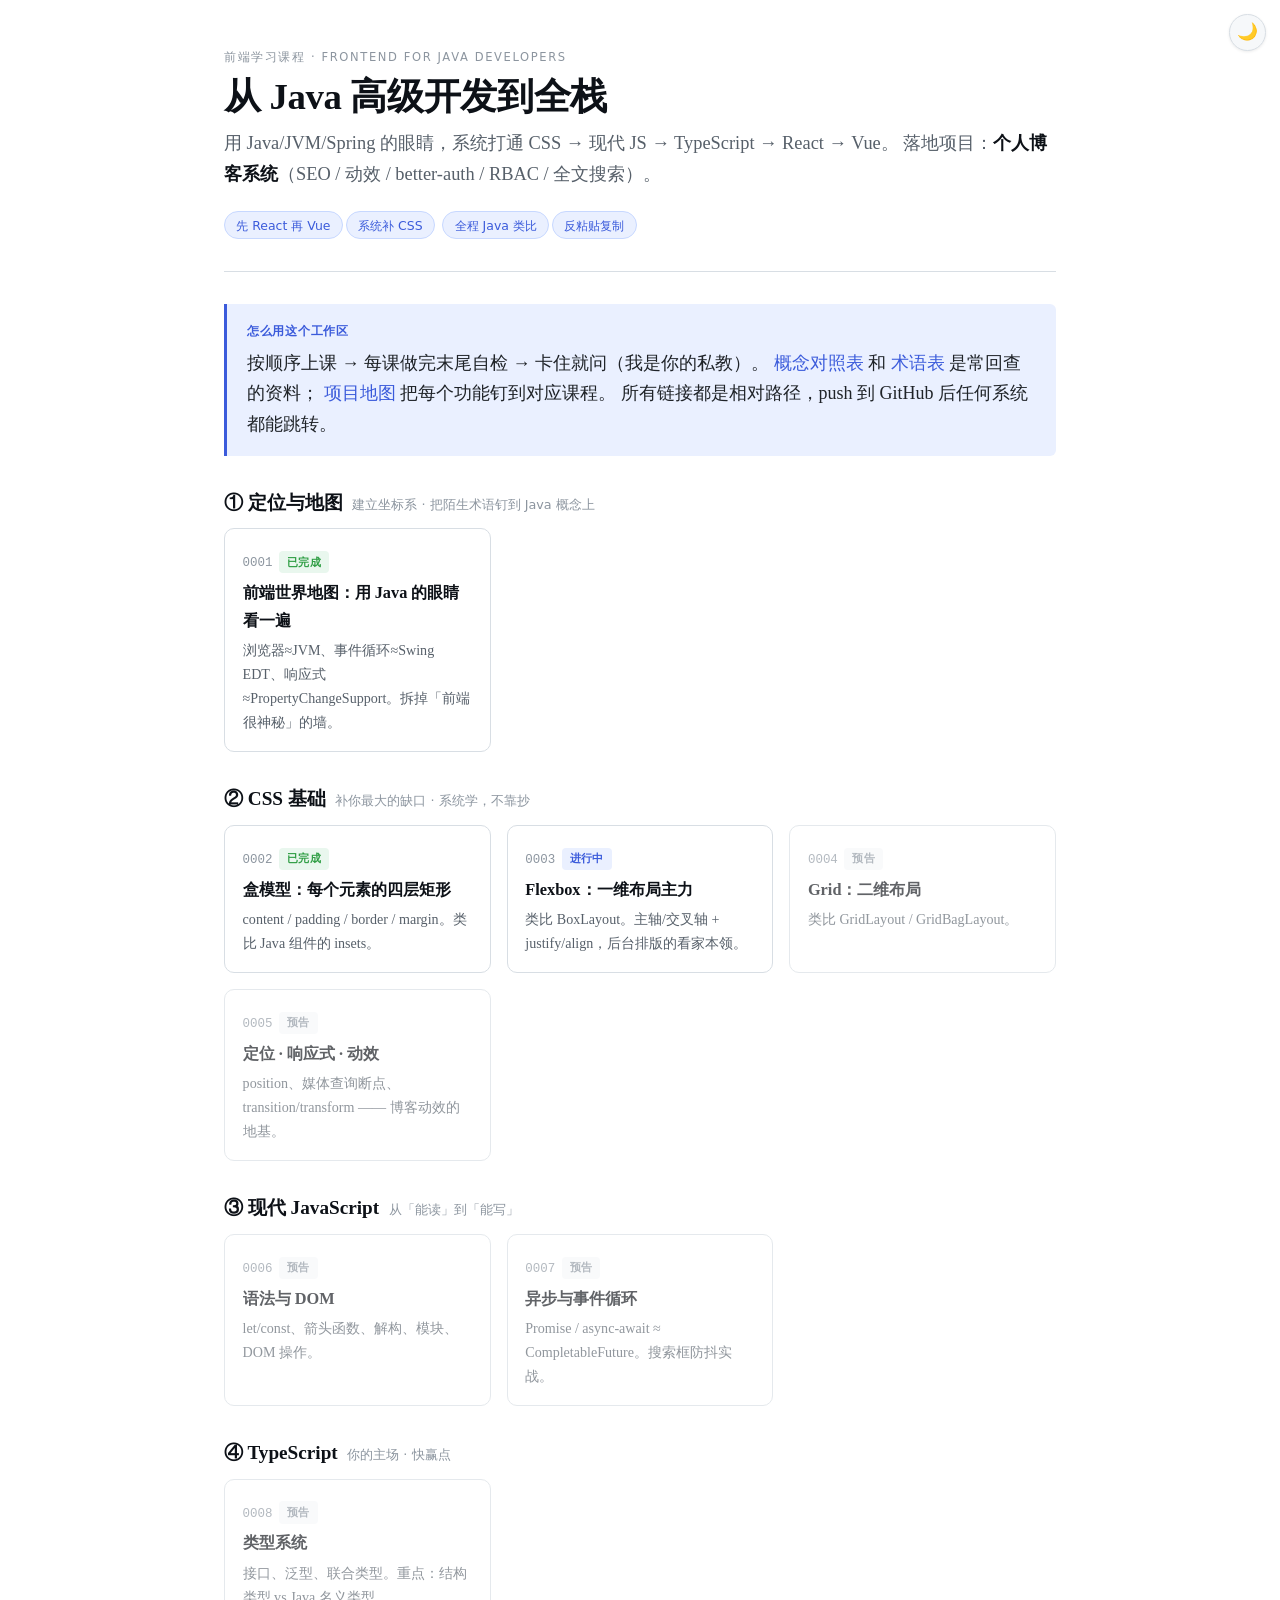
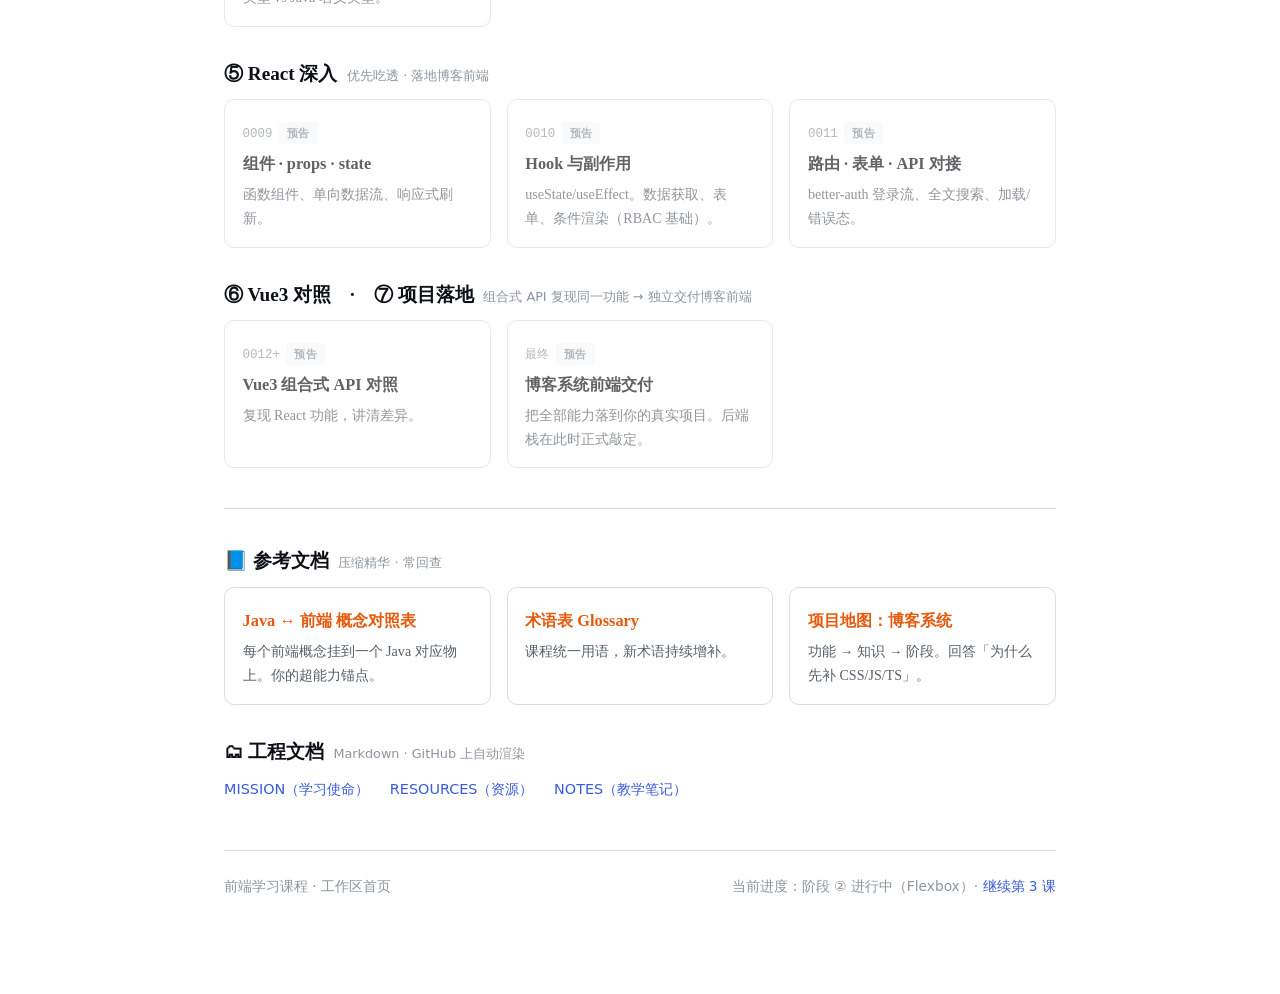
<file: index.html>
<!DOCTYPE html>
<html lang="zh-CN">
<head>
<meta charset="UTF-8">
<meta name="viewport" content="width=device-width, initial-scale=1">
<title>前端学习课程 · 从 Java 高级开发到全栈</title>
<link rel="stylesheet" href="assets/style.css">
<link rel="icon" href="assets/favicon.svg" type="image/svg+xml">
<script src="assets/theme.js"></script>
<style>
  /* 仅首页用：卡片网格、徽章。其余排版沿用共享样式表。 */
  .hero { border-bottom: 1px solid var(--rule); padding-bottom: 2rem; margin-bottom: 2rem; }
  .hero h1 { font-size: 2.3rem; }
  .hero .lead { font-size: 1.15rem; }
  .tags { margin-top: 0.8rem; }
  .tags span {
    display: inline-block; font-family: var(--sans); font-size: 0.78rem;
    background: var(--accent-soft); color: var(--accent);
    border: 1px solid #c7d8ff; border-radius: 999px; padding: 0.15rem 0.7rem; margin: 0.2rem 0.2rem 0 0;
  }

  .grid { display: grid; grid-template-columns: repeat(auto-fill, minmax(240px, 1fr)); gap: 1rem; }
  .card {
    display: block; text-decoration: none; color: inherit;
    border: 1px solid var(--rule); border-radius: 10px; padding: 1rem 1.1rem;
    background: var(--bg); transition: transform .12s, box-shadow .12s, border-color .12s;
  }
  .card:hover { transform: translateY(-2px); border-color: var(--accent); box-shadow: 0 4px 14px rgba(59,91,219,.10); border-bottom: none; }
  .card .num { font-family: var(--mono); font-size: 0.78rem; color: var(--fg-faint); }
  .card .title { font-weight: 700; margin: 0.2rem 0 0.3rem; font-size: 1.02rem; color: var(--heading); }
  .card .desc { font-size: 0.88rem; color: var(--fg-muted); margin: 0; }
  .badge {
    display: inline-block; font-family: var(--sans); font-size: 0.7rem; font-weight: 700;
    letter-spacing: .04em; padding: 0.1rem 0.5rem; border-radius: 4px; margin-left: 0.4rem;
    vertical-align: middle;
  }
  .badge.done { background: var(--correct-soft); color: var(--correct); }
  .badge.next { background: var(--accent-soft); color: var(--accent); }
  .badge.todo { background: var(--bg-soft); color: var(--fg-faint); }

  .stage { margin: 2.2rem 0 0.8rem; display: flex; align-items: baseline; gap: 0.6rem; }
  .stage h2 { margin: 0; font-size: 1.2rem; }
  .stage .stage-meta { font-family: var(--sans); font-size: 0.8rem; color: var(--fg-faint); }
  .card.locked { opacity: 0.65; cursor: default; }
  .card.locked:hover { transform: none; border-color: var(--rule); box-shadow: none; }

  .ref-grid .card .title { color: var(--warn); }
  .doclinks { font-family: var(--sans); font-size: 0.9rem; color: var(--fg-muted); }
  .doclinks a { margin-right: 1rem; }
</style>
</head>
<body>
<div class="wrap" style="max-width:880px;">

<header class="hero">
  <p class="eyebrow">前端学习课程 · Frontend for Java Developers</p>
  <h1>从 Java 高级开发到全栈</h1>
  <p class="lead">用 Java/JVM/Spring 的眼睛，系统打通 CSS → 现代 JS → TypeScript → React → Vue。
  落地项目：<strong>个人博客系统</strong>（SEO / 动效 / better-auth / RBAC / 全文搜索）。</p>
  <div class="tags">
    <span>先 React 再 Vue</span><span>系统补 CSS</span>
    <span>全程 Java 类比</span><span>反粘贴复制</span>
  </div>
</header>

<div class="callout">
  <p class="callout-title">怎么用这个工作区</p>
  <p>按顺序上课 → 每课做完末尾自检 → 卡住就问（我是你的私教）。
  <a href="reference/concept-map-java-frontend.html">概念对照表</a> 和
  <a href="reference/glossary.html">术语表</a> 是常回查的资料；
  <a href="reference/project-blog-map.html">项目地图</a> 把每个功能钉到对应课程。
  所有链接都是相对路径，push 到 GitHub 后任何系统都能跳转。</p>
</div>

<!-- ============ 阶段 1 ============ -->
<div class="stage">
  <h2>① 定位与地图</h2>
  <span class="stage-meta">建立坐标系 · 把陌生术语钉到 Java 概念上</span>
</div>
<div class="grid">
  <a class="card" href="lessons/0001-前端世界地图-从java眼睛看.html">
    <div><span class="num">0001</span><span class="badge done">已完成</span></div>
    <div class="title">前端世界地图：用 Java 的眼睛看一遍</div>
    <p class="desc">浏览器≈JVM、事件循环≈Swing EDT、响应式≈PropertyChangeSupport。拆掉「前端很神秘」的墙。</p>
  </a>
</div>

<!-- ============ 阶段 2 ============ -->
<div class="stage">
  <h2>② CSS 基础</h2>
  <span class="stage-meta">补你最大的缺口 · 系统学，不靠抄</span>
</div>
<div class="grid">
  <a class="card" href="lessons/0002-盒模型-四层矩形.html">
    <div><span class="num">0002</span><span class="badge done">已完成</span></div>
    <div class="title">盒模型：每个元素的四层矩形</div>
    <p class="desc">content / padding / border / margin。类比 Java 组件的 insets。</p>
  </a>
  <a class="card" href="lessons/0003-flexbox-一维布局.html">
    <div><span class="num">0003</span><span class="badge next">进行中</span></div>
    <div class="title">Flexbox：一维布局主力</div>
    <p class="desc">类比 BoxLayout。主轴/交叉轴 + justify/align，后台排版的看家本领。</p>
  </a>
  <div class="card locked">
    <div><span class="num">0004</span><span class="badge todo">预告</span></div>
    <div class="title">Grid：二维布局</div>
    <p class="desc">类比 GridLayout / GridBagLayout。</p>
  </div>
  <div class="card locked">
    <div><span class="num">0005</span><span class="badge todo">预告</span></div>
    <div class="title">定位 · 响应式 · 动效</div>
    <p class="desc">position、媒体查询断点、transition/transform —— 博客动效的地基。</p>
  </div>
</div>

<!-- ============ 阶段 3 ============ -->
<div class="stage">
  <h2>③ 现代 JavaScript</h2>
  <span class="stage-meta">从「能读」到「能写」</span>
</div>
<div class="grid">
  <div class="card locked">
    <div><span class="num">0006</span><span class="badge todo">预告</span></div>
    <div class="title">语法与 DOM</div>
    <p class="desc">let/const、箭头函数、解构、模块、DOM 操作。</p>
  </div>
  <div class="card locked">
    <div><span class="num">0007</span><span class="badge todo">预告</span></div>
    <div class="title">异步与事件循环</div>
    <p class="desc">Promise / async-await ≈ CompletableFuture。搜索框防抖实战。</p>
  </div>
</div>

<!-- ============ 阶段 4 ============ -->
<div class="stage">
  <h2>④ TypeScript</h2>
  <span class="stage-meta">你的主场 · 快赢点</span>
</div>
<div class="grid">
  <div class="card locked">
    <div><span class="num">0008</span><span class="badge todo">预告</span></div>
    <div class="title">类型系统</div>
    <p class="desc">接口、泛型、联合类型。重点：结构类型 vs Java 名义类型。</p>
  </div>
</div>

<!-- ============ 阶段 5 ============ -->
<div class="stage">
  <h2>⑤ React 深入</h2>
  <span class="stage-meta">优先吃透 · 落地博客前端</span>
</div>
<div class="grid">
  <div class="card locked">
    <div><span class="num">0009</span><span class="badge todo">预告</span></div>
    <div class="title">组件 · props · state</div>
    <p class="desc">函数组件、单向数据流、响应式刷新。</p>
  </div>
  <div class="card locked">
    <div><span class="num">0010</span><span class="badge todo">预告</span></div>
    <div class="title">Hook 与副作用</div>
    <p class="desc">useState/useEffect。数据获取、表单、条件渲染（RBAC 基础）。</p>
  </div>
  <div class="card locked">
    <div><span class="num">0011</span><span class="badge todo">预告</span></div>
    <div class="title">路由 · 表单 · API 对接</div>
    <p class="desc">better-auth 登录流、全文搜索、加载/错误态。</p>
  </div>
</div>

<!-- ============ 阶段 6 / 7 ============ -->
<div class="stage">
  <h2>⑥ Vue3 对照　·　⑦ 项目落地</h2>
  <span class="stage-meta">组合式 API 复现同一功能 → 独立交付博客前端</span>
</div>
<div class="grid">
  <div class="card locked">
    <div><span class="num">0012+</span><span class="badge todo">预告</span></div>
    <div class="title">Vue3 组合式 API 对照</div>
    <p class="desc">复现 React 功能，讲清差异。</p>
  </div>
  <div class="card locked">
    <div><span class="num">最终</span><span class="badge todo">预告</span></div>
    <div class="title">博客系统前端交付</div>
    <p class="desc">把全部能力落到你的真实项目。后端栈在此时正式敲定。</p>
  </div>
</div>

<hr>

<!-- ============ 参考文档 ============ -->
<div class="stage"><h2>📘 参考文档</h2><span class="stage-meta">压缩精华 · 常回查</span></div>
<div class="grid ref-grid">
  <a class="card" href="reference/concept-map-java-frontend.html">
    <div class="title">Java ↔ 前端 概念对照表</div>
    <p class="desc">每个前端概念挂到一个 Java 对应物上。你的超能力锚点。</p>
  </a>
  <a class="card" href="reference/glossary.html">
    <div class="title">术语表 Glossary</div>
    <p class="desc">课程统一用语，新术语持续增补。</p>
  </a>
  <a class="card" href="reference/project-blog-map.html">
    <div class="title">项目地图：博客系统</div>
    <p class="desc">功能 → 知识 → 阶段。回答「为什么先补 CSS/JS/TS」。</p>
  </a>
</div>

<!-- ============ 工程文档 ============ -->
<div class="stage"><h2>🗂 工程文档</h2><span class="stage-meta">Markdown · GitHub 上自动渲染</span></div>
<p class="doclinks">
  <a href="MISSION.md">MISSION（学习使命）</a>
  <a href="RESOURCES.md">RESOURCES（资源）</a>
  <a href="NOTES.md">NOTES（教学笔记）</a>
</p>

<footer class="lesson-foot">
  <div class="nav-rows">
    <span>前端学习课程 · 工作区首页</span>
    <span>当前进度：阶段 ② 进行中（Flexbox）· <a href="lessons/0003-flexbox-一维布局.html">继续第 3 课</a></span>
  </div>
</footer>
</div>
</body>
</html>
</file>
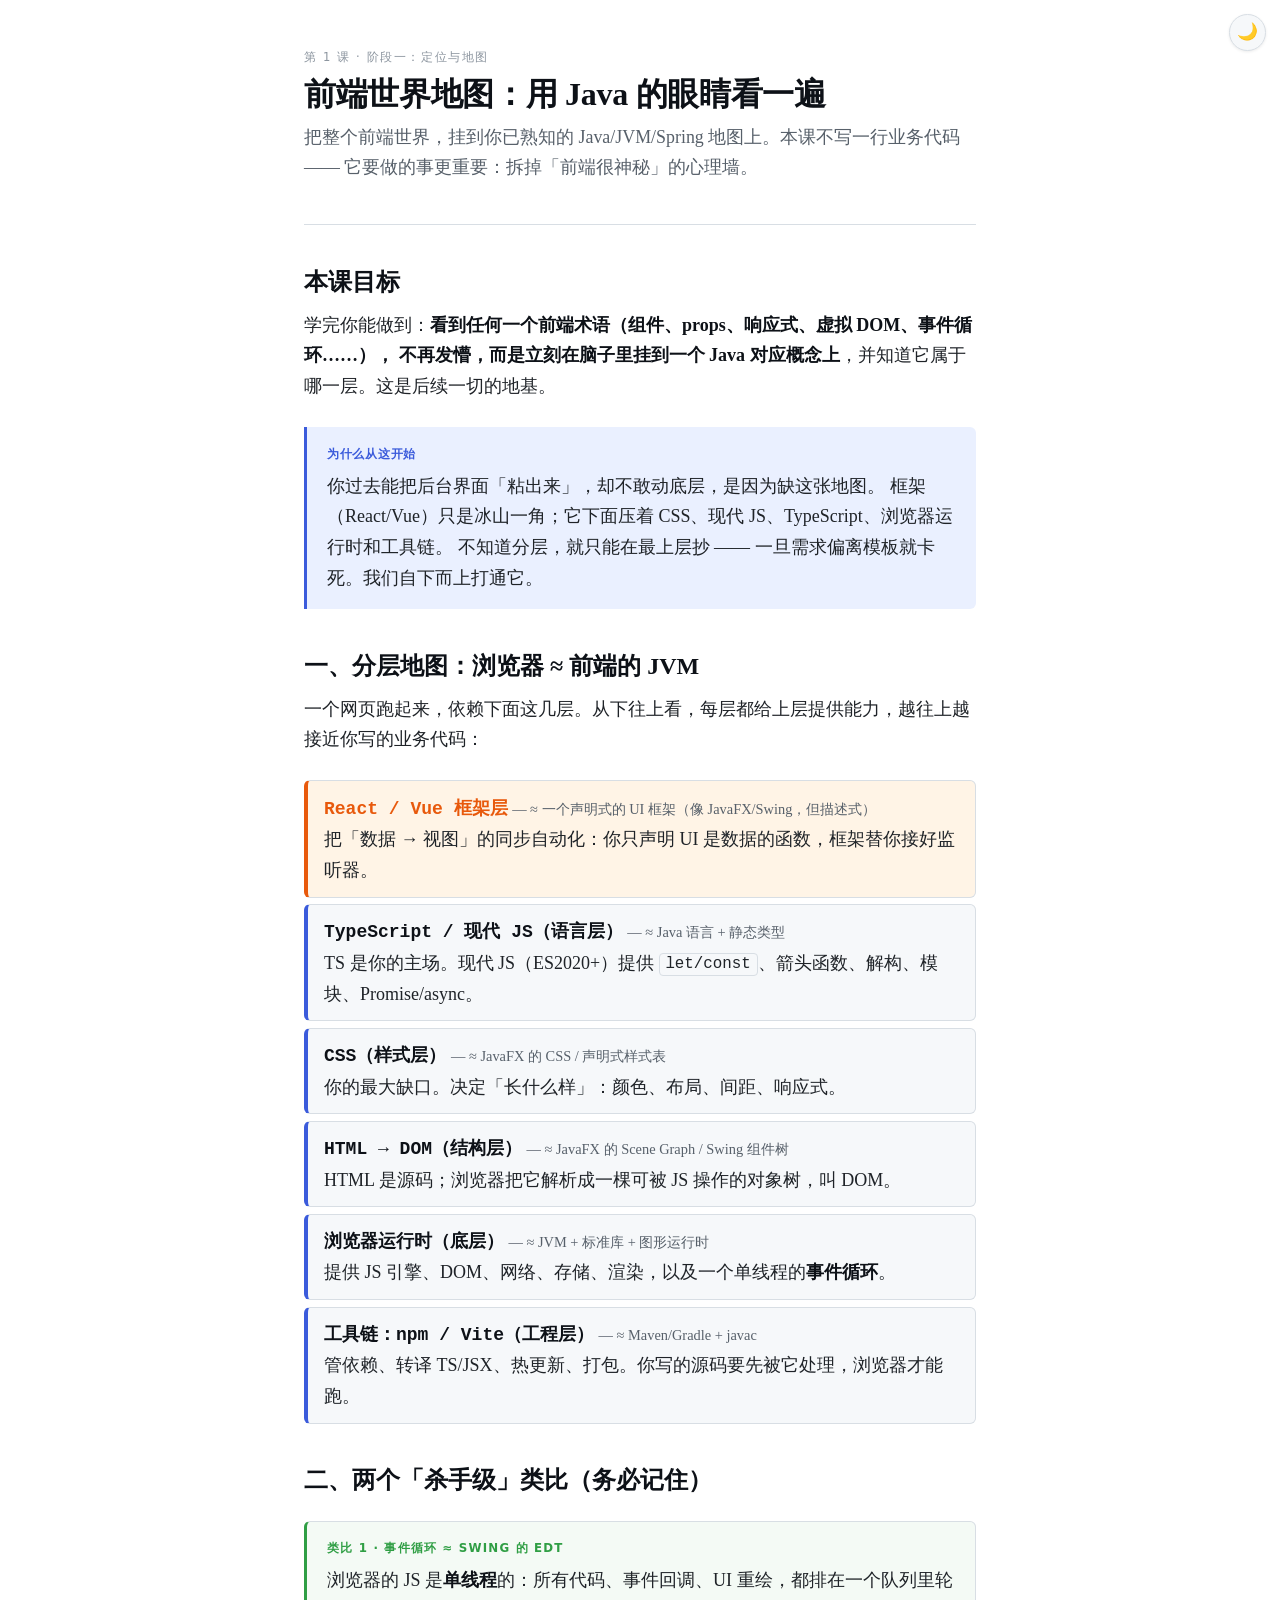
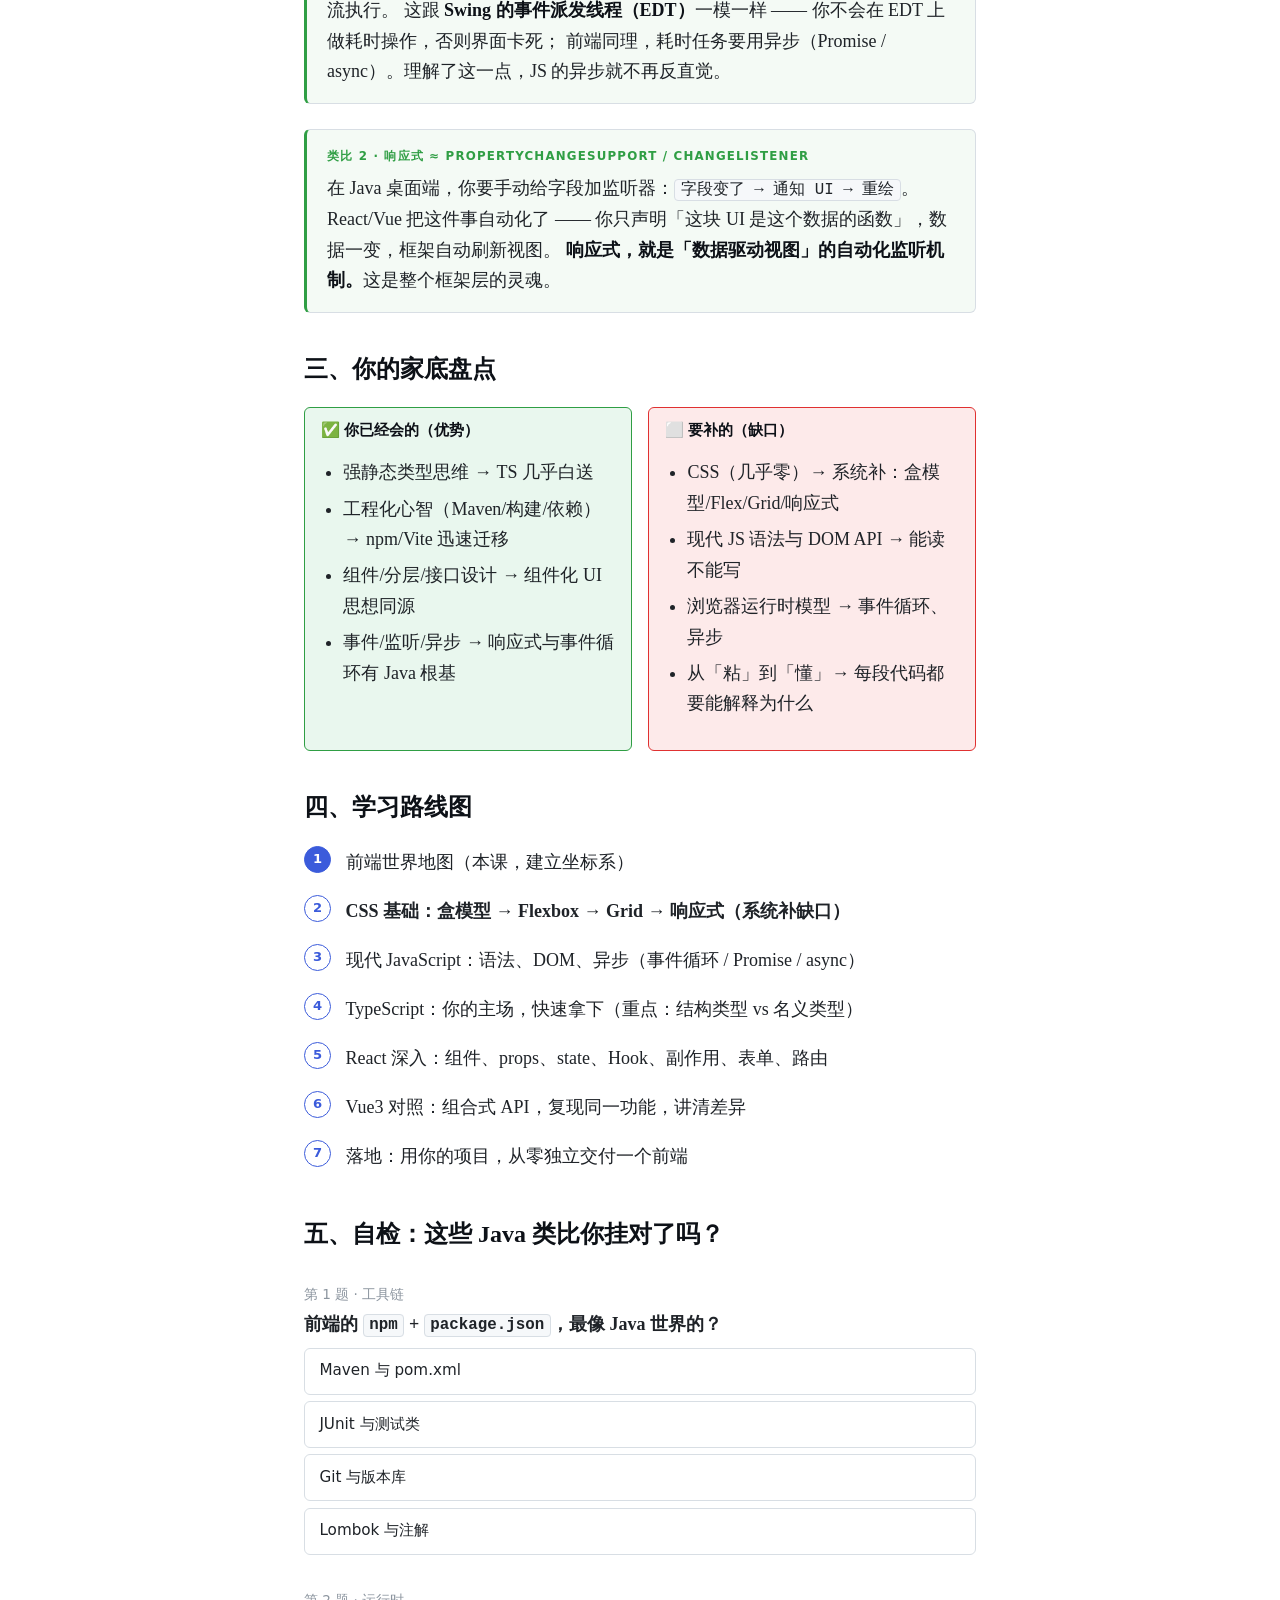
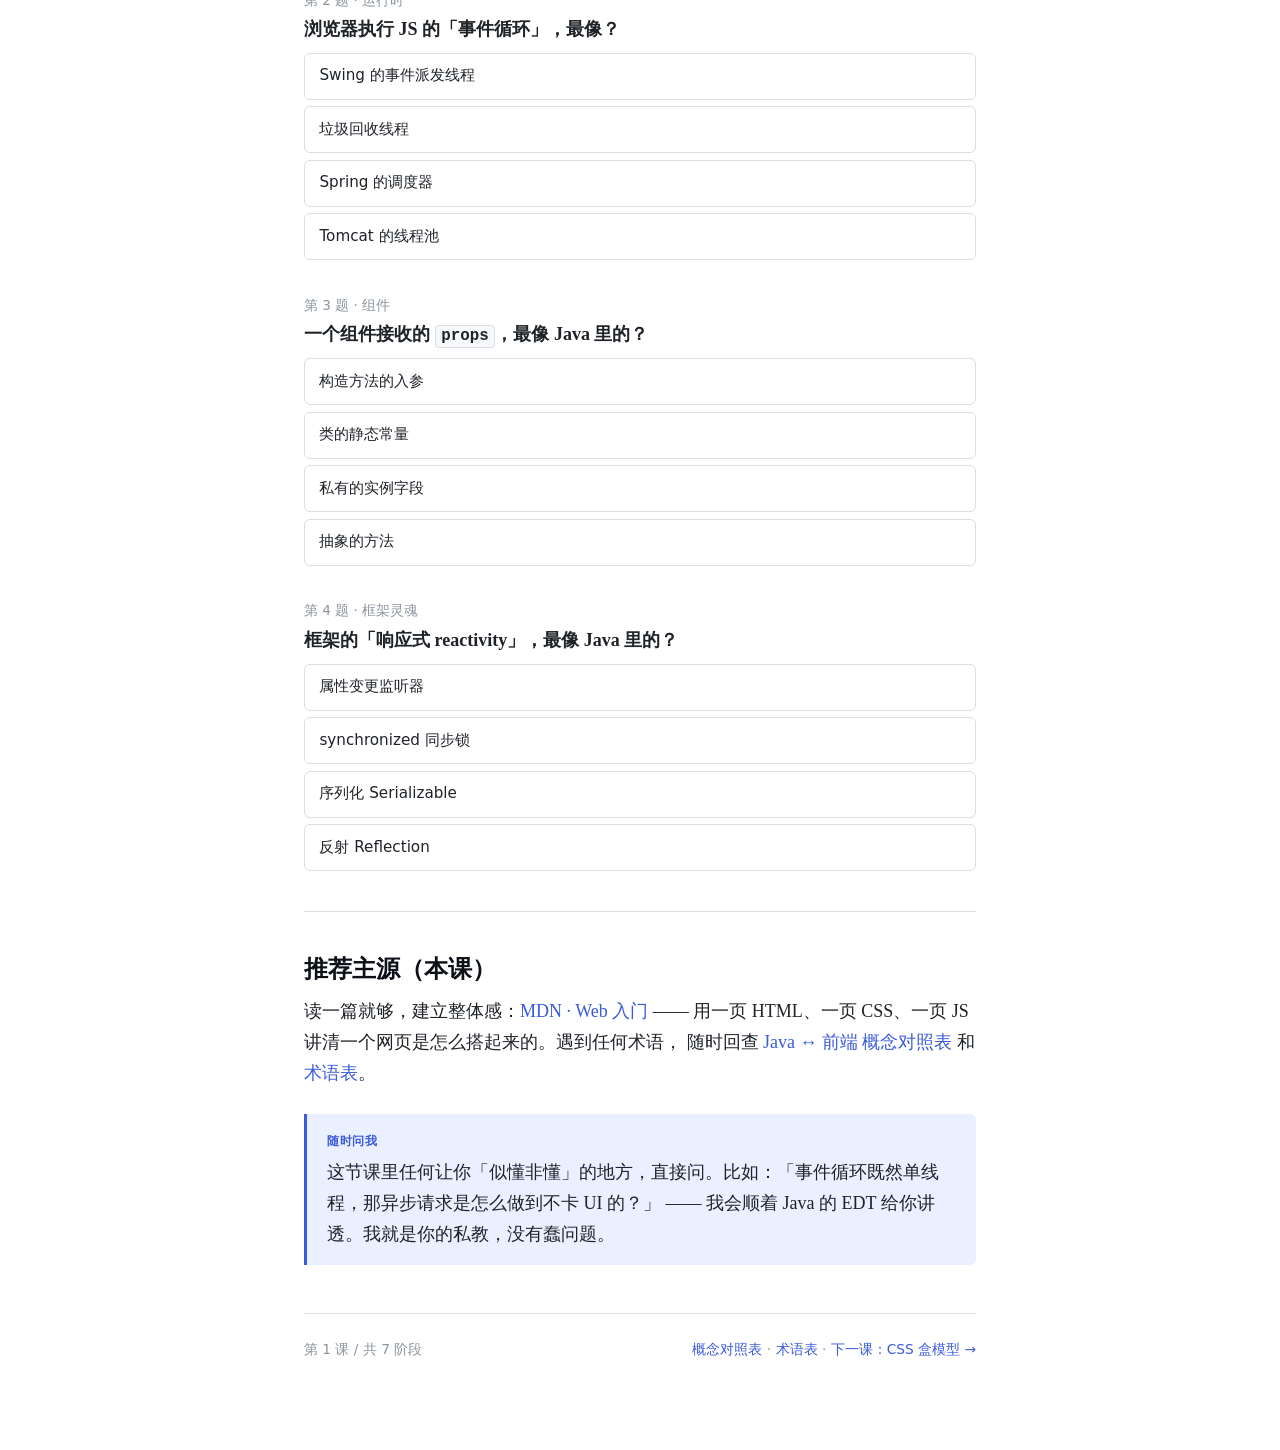
<file: lessons/0001-前端世界地图-从java眼睛看.html>
<!DOCTYPE html>
<html lang="zh-CN">
<head>
<meta charset="UTF-8">
<meta name="viewport" content="width=device-width, initial-scale=1">
<title>第 1 课 · 前端世界地图：用 Java 的眼睛看一遍</title>
<link rel="stylesheet" href="../assets/style.css">
<link rel="icon" href="../assets/favicon.svg" type="image/svg+xml">
<script src="../assets/theme.js"></script>
<style>
  /* 本课专用：分层地图 */
  .stack { margin: 1.6rem 0; }
  .layer {
    border: 1px solid var(--rule);
    border-left: 4px solid var(--accent);
    border-radius: 6px;
    padding: 0.7rem 1rem;
    margin: 0.4rem 0;
    background: var(--bg-soft);
  }
  .layer .l-name { font-family: var(--mono); font-weight: 700; color: var(--heading); }
  .layer .l-java { color: var(--fg-muted); font-size: 0.9rem; }
  .layer.framework { border-left-color: var(--warn); background: var(--warn-soft); }
  .layer.framework .l-name { color: var(--warn); }
  .vs { display:grid; grid-template-columns: 1fr 1fr; gap: 1rem; margin: 1.4rem 0; }
  .vs > div { border:1px solid var(--rule); border-radius:6px; padding:0.8rem 1rem; }
  .vs h4 { margin: 0 0 0.4rem; font-size:0.95rem; }
  .vs .you { background: var(--correct-soft); border-color: var(--correct); }
  .vs .gap { background: var(--wrong-soft); border-color: var(--wrong); }
  @media (max-width: 520px){ .vs { grid-template-columns: 1fr; } }
</style>
</head>
<body>
<div class="wrap">
<header class="course-header">
  <p class="eyebrow">第 1 课 · 阶段一：定位与地图</p>
  <h1>前端世界地图：用 Java 的眼睛看一遍</h1>
  <p class="lead">把整个前端世界，挂到你已熟知的 Java/JVM/Spring 地图上。本课不写一行业务代码 ——
  它要做的事更重要：拆掉「前端很神秘」的心理墙。</p>
</header>

<h2>本课目标</h2>
<p>学完你能做到：<strong>看到任何一个前端术语（组件、props、响应式、虚拟 DOM、事件循环……），
不再发懵，而是立刻在脑子里挂到一个 Java 对应概念上</strong>，并知道它属于哪一层。这是后续一切的地基。</p>

<div class="callout">
  <p class="callout-title">为什么从这开始</p>
  <p>你过去能把后台界面「粘出来」，却不敢动底层，是因为缺这张地图。
  框架（React/Vue）只是冰山一角；它下面压着 CSS、现代 JS、TypeScript、浏览器运行时和工具链。
  不知道分层，就只能在最上层抄 —— 一旦需求偏离模板就卡死。我们自下而上打通它。</p>
</div>

<h2>一、分层地图：浏览器 ≈ 前端的 JVM</h2>
<p>一个网页跑起来，依赖下面这几层。从下往上看，每层都给上层提供能力，越往上越接近你写的业务代码：</p>

<div class="stack">
  <div class="layer framework">
    <span class="l-name">React / Vue 框架层</span>
    <span class="l-java"> — ≈ 一个声明式的 UI 框架（像 JavaFX/Swing，但描述式）</span>
    <div>把「数据 → 视图」的同步自动化：你只声明 UI 是数据的函数，框架替你接好监听器。</div>
  </div>
  <div class="layer">
    <span class="l-name">TypeScript / 现代 JS（语言层）</span>
    <span class="l-java"> — ≈ Java 语言 + 静态类型</span>
    <div>TS 是你的主场。现代 JS（ES2020+）提供 <code>let/const</code>、箭头函数、解构、模块、Promise/async。</div>
  </div>
  <div class="layer">
    <span class="l-name">CSS（样式层）</span>
    <span class="l-java"> — ≈ JavaFX 的 CSS / 声明式样式表</span>
    <div>你的最大缺口。决定「长什么样」：颜色、布局、间距、响应式。</div>
  </div>
  <div class="layer">
    <span class="l-name">HTML → DOM（结构层）</span>
    <span class="l-java"> — ≈ JavaFX 的 Scene Graph / Swing 组件树</span>
    <div>HTML 是源码；浏览器把它解析成一棵可被 JS 操作的对象树，叫 DOM。</div>
  </div>
  <div class="layer">
    <span class="l-name">浏览器运行时（底层）</span>
    <span class="l-java"> — ≈ JVM + 标准库 + 图形运行时</span>
    <div>提供 JS 引擎、DOM、网络、存储、渲染，以及一个单线程的<strong>事件循环</strong>。</div>
  </div>
  <div class="layer">
    <span class="l-name">工具链：npm / Vite（工程层）</span>
    <span class="l-java"> — ≈ Maven/Gradle + javac</span>
    <div>管依赖、转译 TS/JSX、热更新、打包。你写的源码要先被它处理，浏览器才能跑。</div>
  </div>
</div>

<h2>二、两个「杀手级」类比（务必记住）</h2>

<div class="analogy">
  <div class="a-label">类比 1 · 事件循环 ≈ Swing 的 EDT</div>
  <p>浏览器的 JS 是<strong>单线程</strong>的：所有代码、事件回调、UI 重绘，都排在一个队列里轮流执行。
  这跟 <strong>Swing 的事件派发线程（EDT）</strong>一模一样 —— 你不会在 EDT 上做耗时操作，否则界面卡死；
  前端同理，耗时任务要用异步（Promise / async）。理解了这一点，JS 的异步就不再反直觉。</p>
</div>

<div class="analogy">
  <div class="a-label">类比 2 · 响应式 ≈ PropertyChangeSupport / ChangeListener</div>
  <p>在 Java 桌面端，你要手动给字段加监听器：<code>字段变了 → 通知 UI → 重绘</code>。
  React/Vue 把这件事自动化了 —— 你只声明「这块 UI 是这个数据的函数」，数据一变，框架自动刷新视图。
  <strong>响应式，就是「数据驱动视图」的自动化监听机制。</strong>这是整个框架层的灵魂。</p>
</div>

<h2>三、你的家底盘点</h2>
<div class="vs">
  <div class="you">
    <h4>✅ 你已经会的（优势）</h4>
    <ul>
      <li>强静态类型思维 → TS 几乎白送</li>
      <li>工程化心智（Maven/构建/依赖）→ npm/Vite 迅速迁移</li>
      <li>组件/分层/接口设计 → 组件化 UI 思想同源</li>
      <li>事件/监听/异步 → 响应式与事件循环有 Java 根基</li>
    </ul>
  </div>
  <div class="gap">
    <h4>⬜ 要补的（缺口）</h4>
    <ul>
      <li>CSS（几乎零）→ 系统补：盒模型/Flex/Grid/响应式</li>
      <li>现代 JS 语法与 DOM API → 能读不能写</li>
      <li>浏览器运行时模型 → 事件循环、异步</li>
      <li>从「粘」到「懂」→ 每段代码都要能解释为什么</li>
    </ul>
  </div>
</div>

<h2>四、学习路线图</h2>
<ol class="roadmap">
  <li class="done">前端世界地图（本课，建立坐标系）</li>
  <li class="current">CSS 基础：盒模型 → Flexbox → Grid → 响应式（系统补缺口）</li>
  <li>现代 JavaScript：语法、DOM、异步（事件循环 / Promise / async）</li>
  <li>TypeScript：你的主场，快速拿下（重点：结构类型 vs 名义类型）</li>
  <li>React 深入：组件、props、state、Hook、副作用、表单、路由</li>
  <li>Vue3 对照：组合式 API，复现同一功能，讲清差异</li>
  <li>落地：用你的项目，从零独立交付一个前端</li>
</ol>

<h2>五、自检：这些 Java 类比你挂对了吗？</h2>
<p class="quiz-q"><span class="qnum">第 1 题 · 工具链</span><br>前端的 <code>npm</code> + <code>package.json</code>，最像 Java 世界的？</p>
<ul class="options" data-correct="a">
  <li data-k="a">Maven 与 pom.xml</li>
  <li data-k="b">JUnit 与测试类</li>
  <li data-k="c">Git 与版本库</li>
  <li data-k="d">Lombok 与注解</li>
</ul>
<p class="explain">npm 管依赖、package.json 声明依赖与脚本，正是 Maven + pom.xml 的角色。</p>

<p class="quiz-q"><span class="qnum">第 2 题 · 运行时</span><br>浏览器执行 JS 的「事件循环」，最像？</p>
<ul class="options" data-correct="a">
  <li data-k="a">Swing 的事件派发线程</li>
  <li data-k="b">垃圾回收线程</li>
  <li data-k="c">Spring 的调度器</li>
  <li data-k="d">Tomcat 的线程池</li>
</ul>
<p class="explain">单线程轮询任务队列、派发回调与重绘 —— 与 Swing EDT 同构。这也是 JS 异步的设计根源。</p>

<p class="quiz-q"><span class="qnum">第 3 题 · 组件</span><br>一个组件接收的 <code>props</code>，最像 Java 里的？</p>
<ul class="options" data-correct="a">
  <li data-k="a">构造方法的入参</li>
  <li data-k="b">类的静态常量</li>
  <li data-k="c">私有的实例字段</li>
  <li data-k="d">抽象的方法</li>
</ul>
<p class="explain">props 是父传子的单向、只读数据，相当于构造入参。私有的可变字段对应的是 state，不是 props。</p>

<p class="quiz-q"><span class="qnum">第 4 题 · 框架灵魂</span><br>框架的「响应式 reactivity」，最像 Java 里的？</p>
<ul class="options" data-correct="a">
  <li data-k="a">属性变更监听器</li>
  <li data-k="b">synchronized 同步锁</li>
  <li data-k="c">序列化 Serializable</li>
  <li data-k="d">反射 Reflection</li>
</ul>
<p class="explain">响应式 = 数据变了自动通知视图刷新，即 PropertyChangeSupport / ChangeListener 的自动化版本。</p>

<p class="score" id="score"></p>

<hr>

<h2>推荐主源（本课）</h2>
<p>读一篇就够，建立整体感：<a href="https://developer.mozilla.org/zh-CN/docs/Learn/Getting_started_with_the_web" target="_blank" rel="noopener">MDN · Web 入门</a> ——
用一页 HTML、一页 CSS、一页 JS 讲清一个网页是怎么搭起来的。遇到任何术语，
随时回查 <a href="../reference/concept-map-java-frontend.html">Java ↔ 前端 概念对照表</a> 和
<a href="../reference/glossary.html">术语表</a>。</p>

<div class="callout">
  <p class="callout-title">随时问我</p>
  <p>这节课里任何让你「似懂非懂」的地方，直接问。比如：「事件循环既然单线程，那异步请求是怎么做到不卡 UI 的？」
  —— 我会顺着 Java 的 EDT 给你讲透。我就是你的私教，没有蠢问题。</p>
</div>

<footer class="lesson-foot">
  <div class="nav-rows">
    <span>第 1 课 / 共 7 阶段</span>
    <span>
      <a href="../reference/concept-map-java-frontend.html">概念对照表</a> ·
      <a href="../reference/glossary.html">术语表</a> ·
      <a href="0002-盒模型-四层矩形.html">下一课：CSS 盒模型 →</a>
    </span>
  </div>
</footer>
</div>

<script>
  // 自检逻辑：点选项 → 判对错 → 显示解析 → 计分。纯原生，也是后面学 JS 的预演。
  var total = document.querySelectorAll('.options').length;
  var answered = 0, right = 0;
  document.querySelectorAll('.options').forEach(function (ul) {
    var correctKey = ul.dataset.correct;
    var explain = ul.nextElementSibling.classList.contains('explain') ? ul.nextElementSibling : null;
    ul.querySelectorAll('li').forEach(function (li) {
      li.addEventListener('click', function () {
        if (ul.dataset.locked) return;     // 每题只答一次
        ul.dataset.locked = '1';
        var ok = li.dataset.k === correctKey;
        li.classList.add(ok ? 'correct' : 'wrong');
        if (!ok) {                          // 顺便标出正确答案
          ul.querySelector('li[data-k="' + correctKey + '"]').classList.add('correct');
        }
        if (explain) explain.classList.add('show');
        answered++; if (ok) right++;
        var box = document.getElementById('score');
        if (answered === total) {
          box.innerHTML = '得分：<strong>' + right + ' / ' + total + '</strong>' +
            (right === total ? ' —— 满分！地图已经在你脑子里了，可以进入 CSS。'
             : ' —— 错的题点开解析看看，随时问我。');
        }
      });
    });
  });
</script>
</body>
</html>
</file>
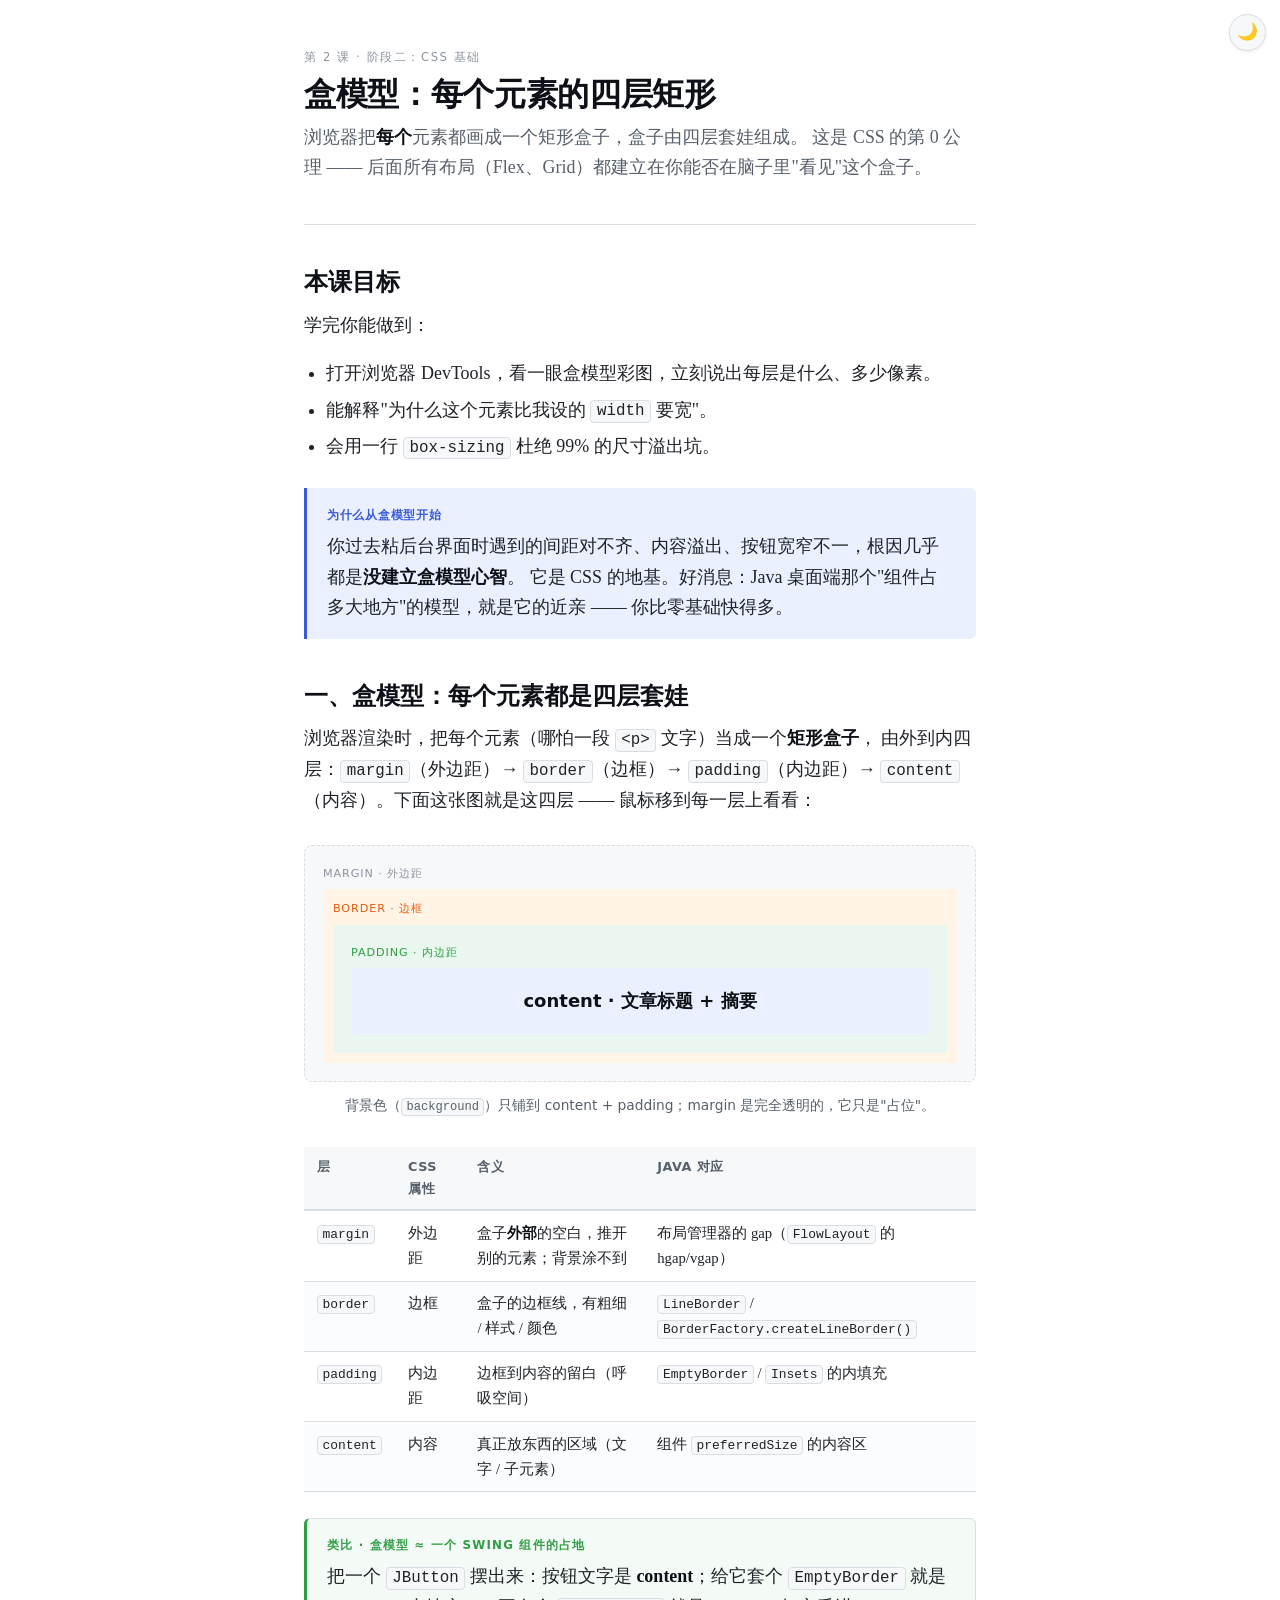
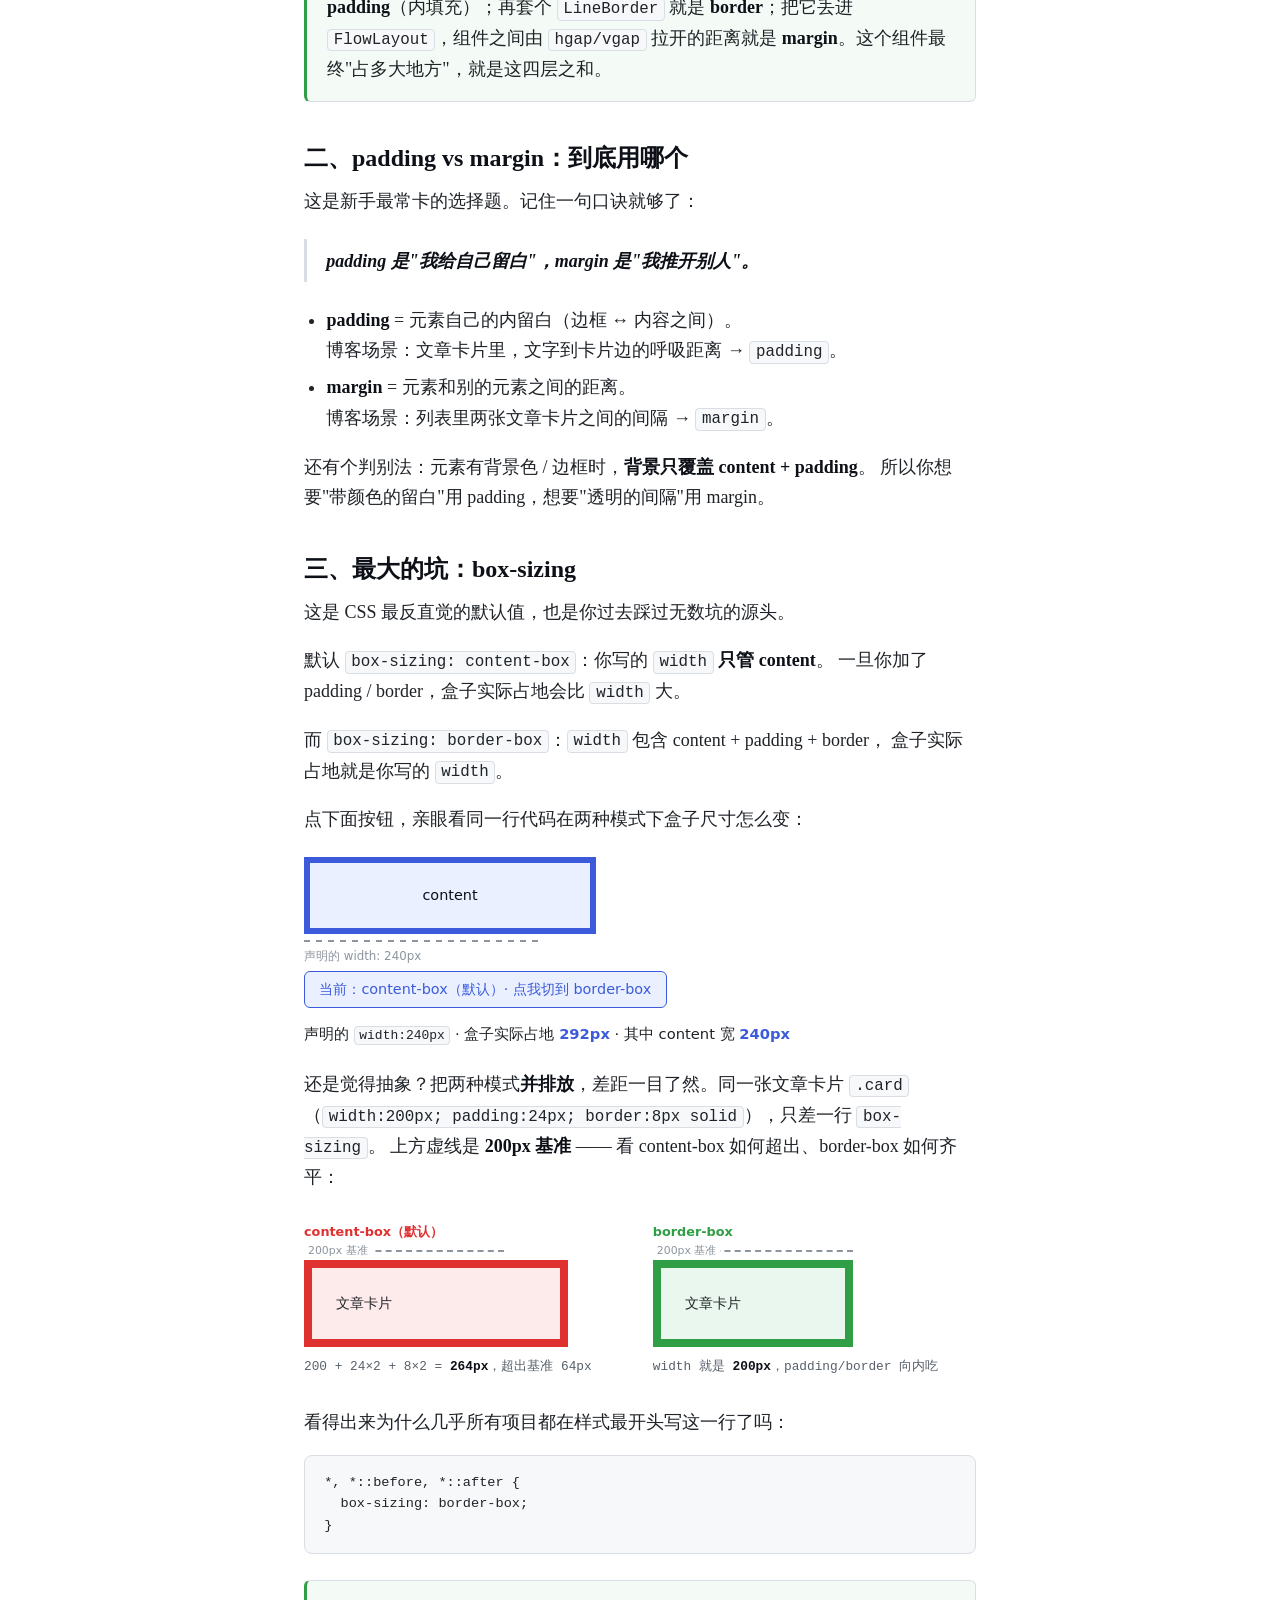
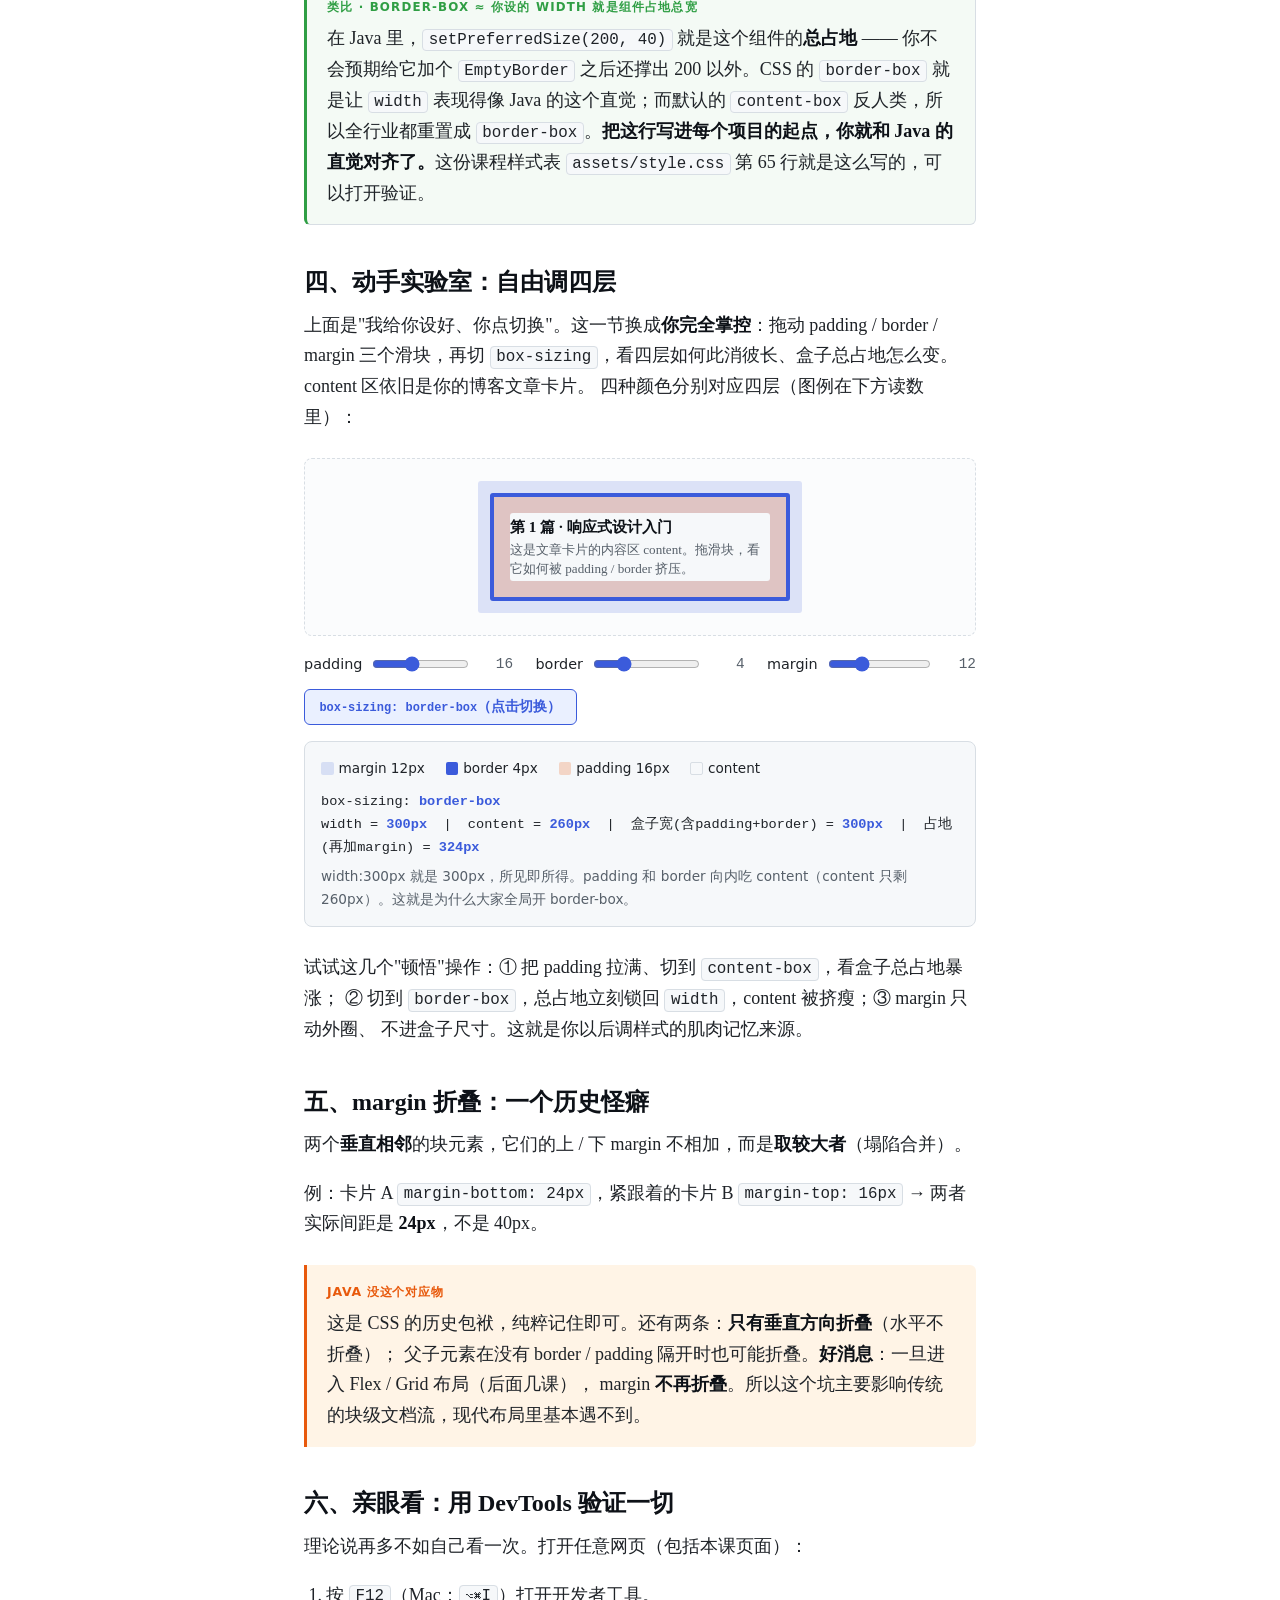
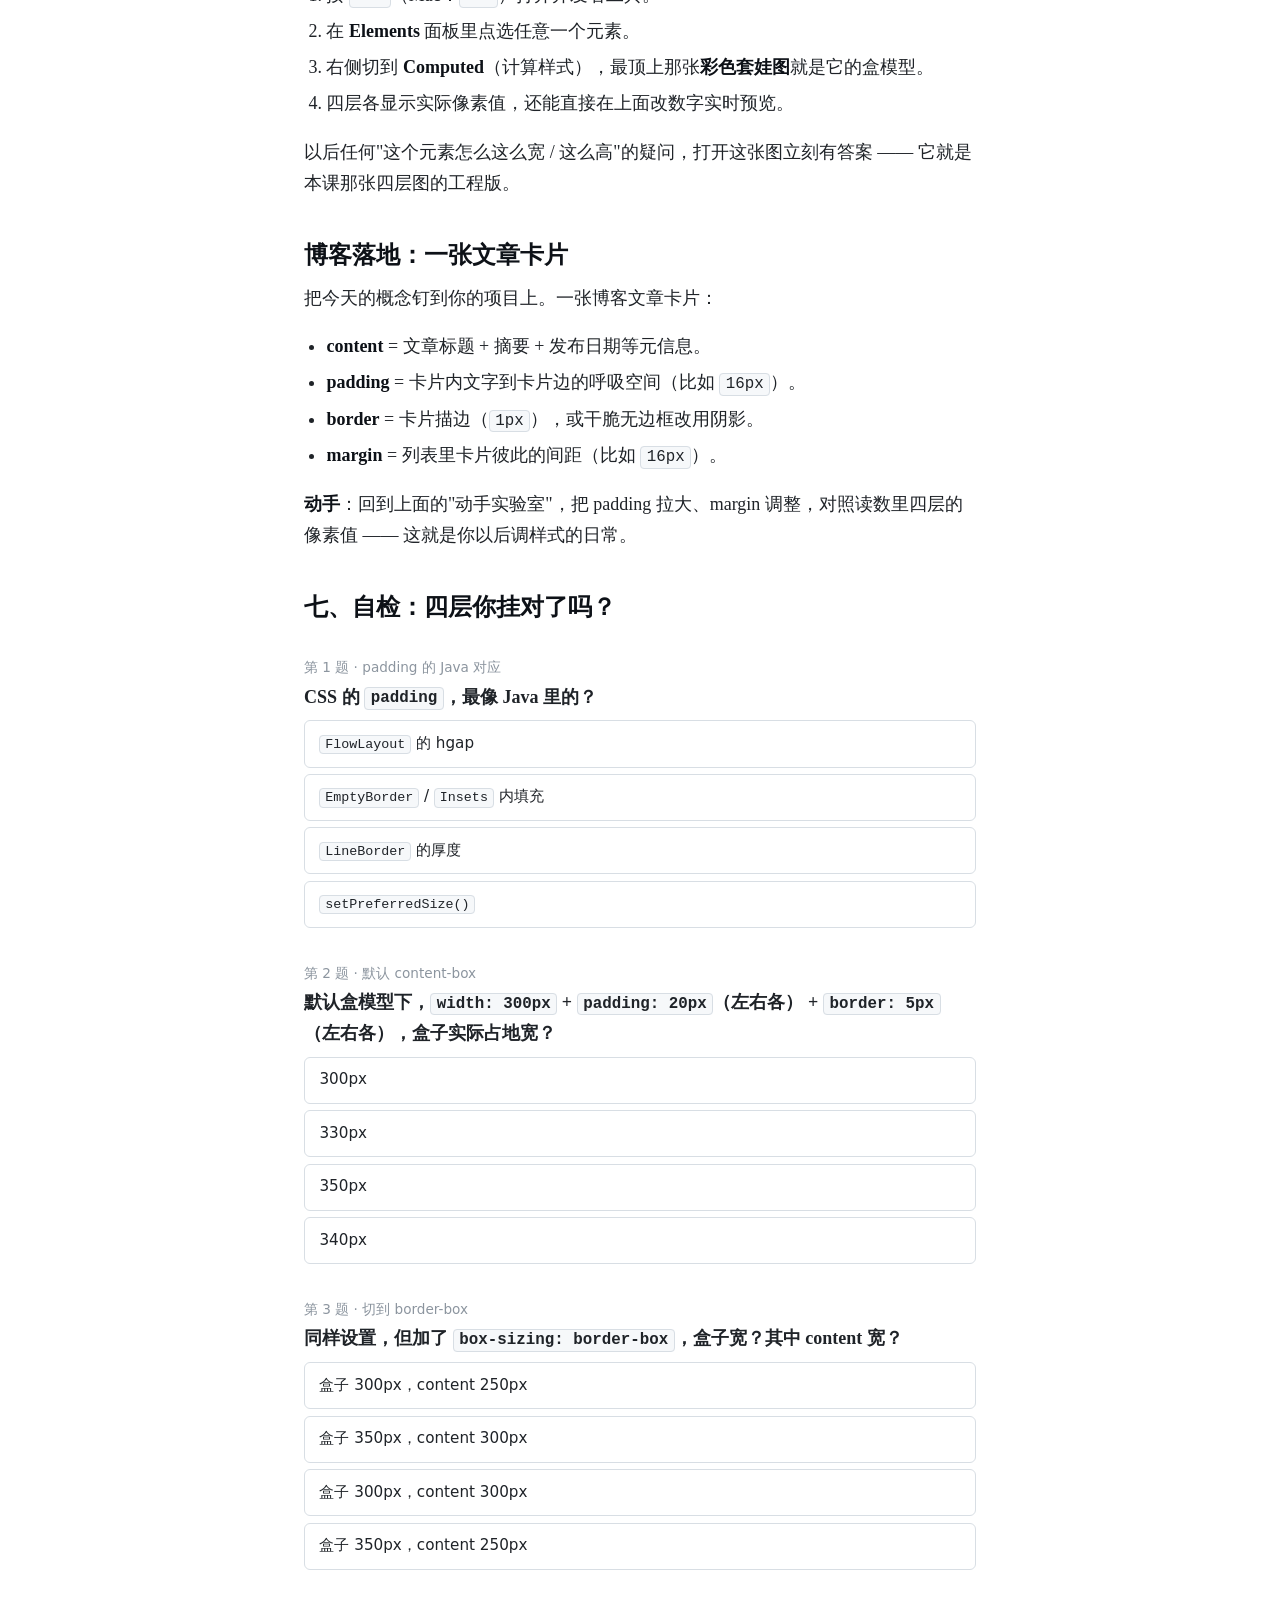
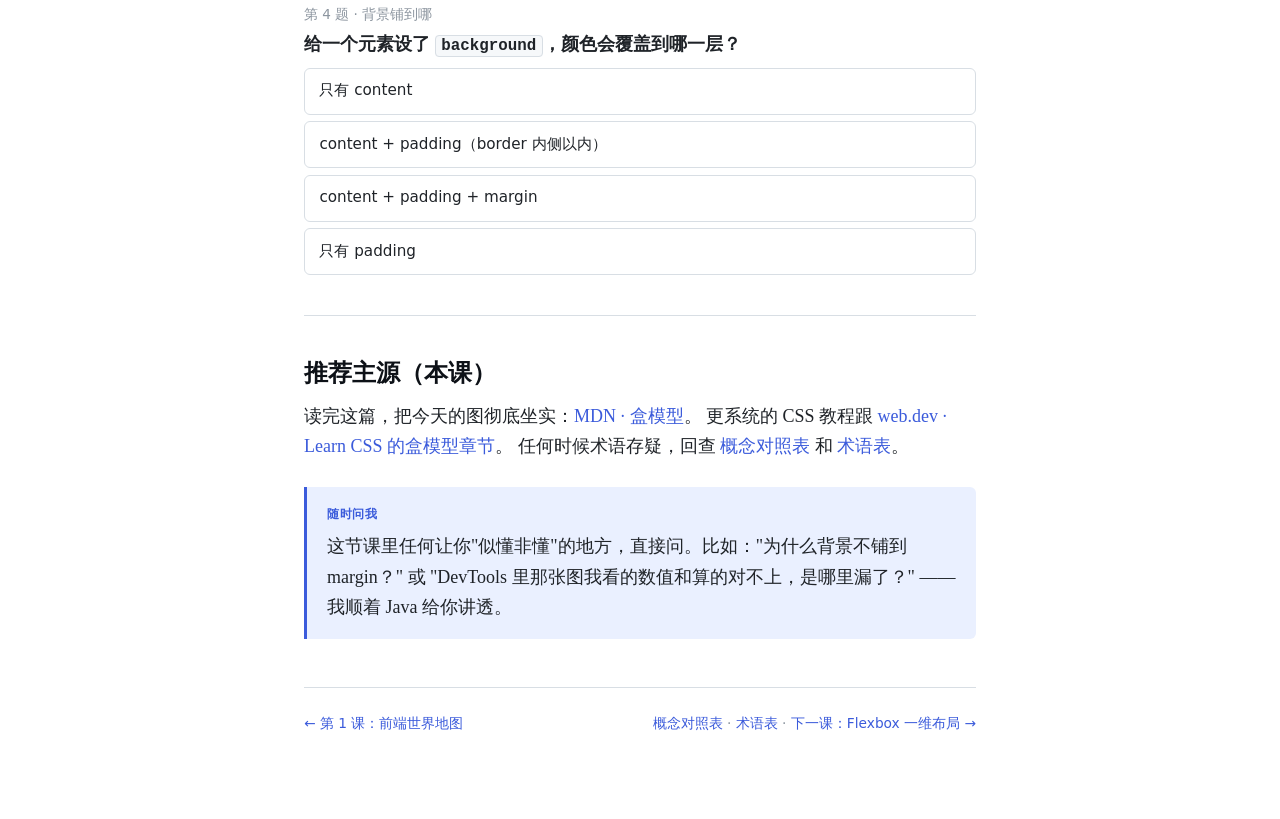
<file: lessons/0002-盒模型-四层矩形.html>
<!DOCTYPE html>
<html lang="zh-CN">
<head>
<meta charset="UTF-8">
<meta name="viewport" content="width=device-width, initial-scale=1">
<title>第 2 课 · 盒模型：每个元素的四层矩形</title>
<link rel="stylesheet" href="../assets/style.css">
<link rel="icon" href="../assets/favicon.svg" type="image/svg+xml">
<script src="../assets/theme.js"></script>
<style>
  /* === 四层套娃可视化 + box-sizing 切换 demo === */
  .boxdemo {
    margin: 1.8rem 0; user-select: none;
  }
  .bd-tag {
    display: block; font-family: var(--sans); font-size: 0.7rem;
    letter-spacing: 0.08em; text-transform: uppercase; margin-bottom: 0.4rem;
  }
  .bd-margin {
    background: var(--bg-soft); border: 1px dashed var(--rule);
    padding: 18px; border-radius: 8px;
  }
  .bd-margin .bd-tag { color: var(--fg-faint); }
  .bd-border {
    background: var(--warn-soft); padding: 10px; border-radius: 3px;
    transition: filter .15s;
  }
  .bd-border .bd-tag { color: var(--warn); }
  .bd-padding {
    background: var(--correct-soft); padding: 18px; border-radius: 3px;
  }
  .bd-padding .bd-tag { color: var(--correct); }
  .bd-content {
    background: var(--accent-soft); color: var(--heading); text-align: center;
    padding: 18px; font-family: var(--sans); font-weight: 600; border-radius: 3px;
  }
  .bd-margin.hl, .bd-border.hl, .bd-padding.hl, .bd-content.hl {
    outline: 2px solid var(--accent); outline-offset: -2px; cursor: pointer;
  }
  .bd-note {
    font-family: var(--sans); font-size: 0.86rem; color: var(--fg-muted);
    margin-top: 0.8rem; text-align: center;
  }

  /* box-sizing 切换 demo */
  .sizing-demo { margin: 1.4rem 0; }
  .sbox {
    width: 240px; padding: 20px; border: 6px solid var(--accent);
    background: var(--accent-soft); color: var(--heading);
    font-family: var(--sans); font-size: 0.9rem; text-align: center;
  }
  .sizing-bar {
    height: 2px; background: repeating-linear-gradient(
      90deg, var(--fg-faint) 0 6px, transparent 6px 12px);
    width: 240px; margin: 0.4rem 0 0.2rem; position: relative;
  }
  .sizing-bar::after {
    content: "声明的 width: 240px"; position: absolute; left: 0; top: 6px;
    font-family: var(--sans); font-size: 0.74rem; color: var(--fg-faint);
  }
  .toggle {
    font-family: var(--sans); font-size: 0.9rem; cursor: pointer;
    border: 1px solid var(--accent); background: var(--accent-soft);
    color: var(--accent); padding: 0.5rem 0.9rem; border-radius: 6px;
    margin-top: 1.6rem; transition: background .12s;
  }
  .toggle:hover { background: var(--accent-border); }
  .sizing-info {
    font-family: var(--sans); font-size: 0.92rem; margin-top: 0.8rem;
  }
  .sizing-info strong { color: var(--accent); }

  /* === 移植自整合版：content-box vs border-box 并排对比 === */
  .vs-demo { margin: 1.8rem 0; }
  .vs-intro { font-size: .95rem; color: var(--fg-muted); }
  .vs-row { display: grid; grid-template-columns: 1fr 1fr; gap: 1.6rem; margin-top: .9rem; }
  .vs-col { min-width: 0; }
  .vs-tag { font-family: var(--sans); font-size: .8rem; font-weight: 700; margin-bottom: .45rem; }
  .vs-tag.bad { color: var(--wrong); }
  .vs-tag.good { color: var(--correct); }
  /* 200px 基准虚线：与下方盒子同宽同起点，content-box 盒子会超出它 */
  .ruler { width: 200px; border-top: 2px dashed var(--fg-faint); margin-bottom: .5rem; position: relative; }
  .ruler span {
    position: absolute; top: -.65rem; left: 0;
    font-family: var(--sans); font-size: .68rem; color: var(--fg-faint);
    background: var(--bg); padding: 0 .25rem;
  }
  .vsbox { width: 200px; padding: 24px; font-family: var(--sans); font-size: .85rem; color: var(--fg); }
  .vsbox.cb { box-sizing: content-box; border: 8px solid var(--wrong); background: var(--wrong-soft); }
  .vsbox.bb { box-sizing: border-box; border: 8px solid var(--correct); background: var(--correct-soft); }
  .vs-calc { margin-top: .55rem; font-family: var(--mono); font-size: .8rem; color: var(--fg-muted); }
  .vs-calc strong { color: var(--heading); }
  @media (max-width: 520px){ .vs-row { grid-template-columns: 1fr; } }

  /* === 移植自整合版：四层盒模型探索器（拖滑块） === */
  :root {
    --bm-margin: rgba(59, 91, 219, .16);
    --bm-border: #3b5bdb;
    --bm-padding: rgba(232, 89, 12, .22);
    --bm-content: var(--bg-soft);
  }
  [data-theme="dark"] {
    --bm-margin: rgba(139, 158, 255, .18);
    --bm-border: #8b9eff;
    --bm-padding: rgba(227, 179, 65, .20);
    --bm-content: var(--bg-soft);
  }
  .demo { margin: 1.6rem 0; }
  .demo-stage {
    border: 1px dashed var(--rule); border-radius: 8px;
    padding: 1.4rem 1rem; background: var(--bg-stripe);
    overflow-x: auto; text-align: center;
  }
  /* 四层嵌套：margin(外层 padding 模拟染色) > border > padding(背景) > content */
  .dm { text-align: left; border-radius: 3px; }
  .dm.margin, .dm.border { display: inline-block; }
  .dm.content { display: block; width: 100%; }
  .dm.margin { background: var(--bm-margin); }
  .dm.border { border-style: solid; border-color: var(--bm-border); background: var(--bm-padding); }
  .dm.content { background: var(--bm-content); color: var(--fg); }
  .card-body { padding: .2rem 0; min-width: 120px; }
  .card-body h4 { margin: 0 0 .25rem; font-size: .95rem; }
  .card-body p { margin: 0; font-size: .82rem; color: var(--fg-muted); line-height: 1.45; }

  .demo-controls {
    display: grid; grid-template-columns: repeat(auto-fit, minmax(180px, 1fr));
    gap: .8rem 1.4rem; margin-top: 1rem;
    font-family: var(--sans); font-size: .9rem;
  }
  .demo-controls label { display: flex; align-items: center; gap: .5rem; white-space: nowrap; }
  .demo-controls input[type="range"] { flex: 1; min-width: 0; accent-color: var(--accent); }
  .demo-controls .val { font-family: var(--mono); min-width: 2.4em; text-align: right; color: var(--fg-muted); }
  .bs-btn {
    grid-column: 1 / -1; justify-self: start;
    font-family: var(--sans); font-size: .85rem; font-weight: 600;
    padding: .5rem .9rem; border-radius: 6px; cursor: pointer;
    border: 1px solid var(--rule); background: var(--bg-soft); color: var(--fg-muted);
    transition: background .12s, border-color .12s, color .12s;
  }
  .bs-btn.on { background: var(--accent-soft); border-color: var(--accent); color: var(--accent); }
  .bs-btn code { background: none; border: none; padding: 0; }

  .demo-readout {
    margin-top: 1rem; padding: .9rem 1rem; border-radius: 8px;
    background: var(--bg-soft); border: 1px solid var(--rule);
    font-family: var(--mono); font-size: .85rem; line-height: 1.7;
  }
  .demo-readout .legend { display: flex; flex-wrap: wrap; gap: .7rem 1.3rem; margin-bottom: .6rem; font-family: var(--sans); }
  .demo-readout .legend > span { display: inline-flex; align-items: center; white-space: nowrap; }
  .demo-readout .sw { display: inline-block; width: .8rem; height: .8rem; border-radius: 2px; margin-right: .3rem; vertical-align: -1px; }
  .demo-readout .calc { color: var(--fg); }
  .demo-readout .verdict { margin-top: .4rem; color: var(--fg-muted); font-family: var(--sans); }
  .demo-readout .num { color: var(--accent); font-weight: 700; }
</style>
</head>
<body>
<div class="wrap">
<header class="course-header">
  <p class="eyebrow">第 2 课 · 阶段二：CSS 基础</p>
  <h1>盒模型：每个元素的四层矩形</h1>
  <p class="lead">浏览器把<strong>每个</strong>元素都画成一个矩形盒子，盒子由四层套娃组成。
  这是 CSS 的第 0 公理 —— 后面所有布局（Flex、Grid）都建立在你能否在脑子里"看见"这个盒子。</p>
</header>

<h2>本课目标</h2>
<p>学完你能做到：</p>
<ul>
  <li>打开浏览器 DevTools，看一眼盒模型彩图，立刻说出每层是什么、多少像素。</li>
  <li>能解释"为什么这个元素比我设的 <code>width</code> 要宽"。</li>
  <li>会用一行 <code>box-sizing</code> 杜绝 99% 的尺寸溢出坑。</li>
</ul>

<div class="callout">
  <p class="callout-title">为什么从盒模型开始</p>
  <p>你过去粘后台界面时遇到的间距对不齐、内容溢出、按钮宽窄不一，根因几乎都是<strong>没建立盒模型心智</strong>。
  它是 CSS 的地基。好消息：Java 桌面端那个"组件占多大地方"的模型，就是它的近亲 —— 你比零基础快得多。</p>
</div>

<h2>一、盒模型：每个元素都是四层套娃</h2>
<p>浏览器渲染时，把每个元素（哪怕一段 <code>&lt;p&gt;</code> 文字）当成一个<strong>矩形盒子</strong>，
由外到内四层：<code>margin</code>（外边距）→ <code>border</code>（边框）→ <code>padding</code>（内边距）→
<code>content</code>（内容）。下面这张图就是这四层 —— 鼠标移到每一层上看看：</p>

<div class="boxdemo">
  <div class="bd-margin">
    <span class="bd-tag">margin · 外边距</span>
    <div class="bd-border">
      <span class="bd-tag">border · 边框</span>
      <div class="bd-padding">
        <span class="bd-tag">padding · 内边距</span>
        <div class="bd-content">content · 文章标题 + 摘要</div>
      </div>
    </div>
  </div>
  <p class="bd-note">背景色（<code>background</code>）只铺到 content + padding；margin 是完全透明的，它只是"占位"。</p>
</div>

<table>
  <thead><tr><th>层</th><th>CSS 属性</th><th>含义</th><th>Java 对应</th></tr></thead>
  <tbody>
    <tr><td><code>margin</code></td><td>外边距</td><td>盒子<strong>外部</strong>的空白，推开别的元素；背景涂不到</td><td>布局管理器的 gap（<code>FlowLayout</code> 的 hgap/vgap）</td></tr>
    <tr><td><code>border</code></td><td>边框</td><td>盒子的边框线，有粗细 / 样式 / 颜色</td><td><code>LineBorder</code> / <code>BorderFactory.createLineBorder()</code></td></tr>
    <tr><td><code>padding</code></td><td>内边距</td><td>边框到内容的留白（呼吸空间）</td><td><code>EmptyBorder</code> / <code>Insets</code> 的内填充</td></tr>
    <tr><td><code>content</code></td><td>内容</td><td>真正放东西的区域（文字 / 子元素）</td><td>组件 <code>preferredSize</code> 的内容区</td></tr>
  </tbody>
</table>

<div class="analogy">
  <div class="a-label">类比 · 盒模型 ≈ 一个 Swing 组件的占地</div>
  <p>把一个 <code>JButton</code> 摆出来：按钮文字是 <strong>content</strong>；给它套个
  <code>EmptyBorder</code> 就是 <strong>padding</strong>（内填充）；再套个 <code>LineBorder</code> 就是
  <strong>border</strong>；把它丢进 <code>FlowLayout</code>，组件之间由 <code>hgap/vgap</code> 拉开的距离就是
  <strong>margin</strong>。这个组件最终"占多大地方"，就是这四层之和。</p>
</div>

<h2>二、padding vs margin：到底用哪个</h2>
<p>这是新手最常卡的选择题。记住一句口诀就够了：</p>
<blockquote><strong>padding 是"我给自己留白"，margin 是"我推开别人"。</strong></blockquote>
<ul>
  <li><strong>padding</strong> = 元素自己的内留白（边框 ↔ 内容之间）。<br>
  博客场景：文章卡片里，文字到卡片边的呼吸距离 → <code>padding</code>。</li>
  <li><strong>margin</strong> = 元素和别的元素之间的距离。<br>
  博客场景：列表里两张文章卡片之间的间隔 → <code>margin</code>。</li>
</ul>
<p>还有个判别法：元素有背景色 / 边框时，<strong>背景只覆盖 content + padding</strong>。
所以你想要"带颜色的留白"用 padding，想要"透明的间隔"用 margin。</p>

<h2>三、最大的坑：box-sizing</h2>
<p>这是 CSS 最反直觉的默认值，也是你过去踩过无数坑的源头。</p>

<p>默认 <code>box-sizing: content-box</code>：你写的 <code>width</code> <strong>只管 content</strong>。
一旦你加了 padding / border，盒子实际占地会比 <code>width</code> 大。</p>

<p>而 <code>box-sizing: border-box</code>：<code>width</code> 包含 content + padding + border，
盒子实际占地就是你写的 <code>width</code>。</p>

<p>点下面按钮，亲眼看同一行代码在两种模式下盒子尺寸怎么变：</p>

<div class="sizing-demo">
  <div class="sbox" id="sbox">content</div>
  <div class="sizing-bar"></div>
  <button class="toggle" id="toggle">点我切换</button>
  <p class="sizing-info" id="sinfo"></p>
</div>

<p>还是觉得抽象？把两种模式<strong>并排放</strong>，差距一目了然。同一张文章卡片
<code>.card</code>（<code>width:200px; padding:24px; border:8px solid</code>），只差一行 <code>box-sizing</code>。
上方虚线是 <strong>200px 基准</strong> —— 看 content-box 如何超出、border-box 如何齐平：</p>

<div class="vs-demo">
  <div class="vs-row">
    <div class="vs-col">
      <div class="vs-tag bad">content-box（默认）</div>
      <div class="ruler"><span>200px 基准</span></div>
      <div class="vsbox cb">文章卡片</div>
      <div class="vs-calc">200 + 24×2 + 8×2 = <strong>264px</strong>，超出基准 64px</div>
    </div>
    <div class="vs-col">
      <div class="vs-tag good">border-box</div>
      <div class="ruler"><span>200px 基准</span></div>
      <div class="vsbox bb">文章卡片</div>
      <div class="vs-calc">width 就是 <strong>200px</strong>，padding/border 向内吃</div>
    </div>
  </div>
</div>

<p>看得出来为什么几乎所有项目都在样式最开头写这一行了吗：</p>
<pre><code>*, *::before, *::after {
  box-sizing: border-box;
}</code></pre>

<div class="analogy">
  <div class="a-label">类比 · border-box ≈ 你设的 width 就是组件占地总宽</div>
  <p>在 Java 里，<code>setPreferredSize(200, 40)</code> 就是这个组件的<strong>总占地</strong> ——
  你不会预期给它加个 <code>EmptyBorder</code> 之后还撑出 200 以外。CSS 的 <code>border-box</code> 就是让
  <code>width</code> 表现得像 Java 的这个直觉；而默认的 <code>content-box</code> 反人类，所以全行业都重置成
  <code>border-box</code>。<strong>把这行写进每个项目的起点，你就和 Java 的直觉对齐了。</strong>这份课程样式表
  <code>assets/style.css</code> 第 65 行就是这么写的，可以打开验证。</p>
</div>

<h2>四、动手实验室：自由调四层</h2>
<p>上面是"我给你设好、你点切换"。这一节换成<strong>你完全掌控</strong>：拖动 padding / border / margin
三个滑块，再切 <code>box-sizing</code>，看四层如何此消彼长、盒子总占地怎么变。content 区依旧是你的博客文章卡片。
四种颜色分别对应四层（图例在下方读数里）：</p>

<div class="demo">
  <div class="demo-stage">
    <div class="dm margin" id="dMargin">
      <div class="dm border" id="dBorder">
        <div class="dm content" id="dContent">
          <div class="card-body">
            <h4>第 1 篇 · 响应式设计入门</h4>
            <p>这是文章卡片的内容区 content。拖滑块，看它如何被 padding / border 挤压。</p>
          </div>
        </div>
      </div>
    </div>
  </div>

  <div class="demo-controls">
    <label>padding <input type="range" id="rPad" min="0" max="40" value="16"><span class="val" id="vPad">16</span></label>
    <label>border <input type="range" id="rBor" min="0" max="16" value="4"><span class="val" id="vBor">4</span></label>
    <label>margin <input type="range" id="rMar" min="0" max="40" value="12"><span class="val" id="vMar">12</span></label>
    <button class="bs-btn on" id="bsBtn"><code>box-sizing: border-box</code>（点击切换）</button>
  </div>

  <div class="demo-readout" id="readout"></div>
</div>

<p>试试这几个"顿悟"操作：① 把 padding 拉满、切到 <code>content-box</code>，看盒子总占地暴涨；
② 切到 <code>border-box</code>，总占地立刻锁回 <code>width</code>，content 被挤瘦；③ margin 只动外圈、
不进盒子尺寸。这就是你以后调样式的肌肉记忆来源。</p>

<h2>五、margin 折叠：一个历史怪癖</h2>
<p>两个<strong>垂直相邻</strong>的块元素，它们的上 / 下 margin 不相加，而是<strong>取较大者</strong>（塌陷合并）。</p>
<p>例：卡片 A <code>margin-bottom: 24px</code>，紧跟着的卡片 B <code>margin-top: 16px</code> →
两者实际间距是 <strong>24px</strong>，不是 40px。</p>
<div class="callout warn">
  <p class="callout-title">Java 没这个对应物</p>
  <p>这是 CSS 的历史包袱，纯粹记住即可。还有两条：<strong>只有垂直方向折叠</strong>（水平不折叠）；
  父子元素在没有 border / padding 隔开时也可能折叠。<strong>好消息</strong>：一旦进入 Flex / Grid 布局（后面几课），
  margin <strong>不再折叠</strong>。所以这个坑主要影响传统的块级文档流，现代布局里基本遇不到。</p>
</div>

<h2>六、亲眼看：用 DevTools 验证一切</h2>
<p>理论说再多不如自己看一次。打开任意网页（包括本课页面）：</p>
<ol>
  <li>按 <code>F12</code>（Mac：<code>⌥⌘I</code>）打开开发者工具。</li>
  <li>在 <strong>Elements</strong> 面板里点选任意一个元素。</li>
  <li>右侧切到 <strong>Computed</strong>（计算样式），最顶上那张<strong>彩色套娃图</strong>就是它的盒模型。</li>
  <li>四层各显示实际像素值，还能直接在上面改数字实时预览。</li>
</ol>
<p>以后任何"这个元素怎么这么宽 / 这么高"的疑问，打开这张图立刻有答案 —— 它就是本课那张四层图的工程版。</p>

<h2>博客落地：一张文章卡片</h2>
<p>把今天的概念钉到你的项目上。一张博客文章卡片：</p>
<ul>
  <li><strong>content</strong> = 文章标题 + 摘要 + 发布日期等元信息。</li>
  <li><strong>padding</strong> = 卡片内文字到卡片边的呼吸空间（比如 <code>16px</code>）。</li>
  <li><strong>border</strong> = 卡片描边（<code>1px</code>），或干脆无边框改用阴影。</li>
  <li><strong>margin</strong> = 列表里卡片彼此的间距（比如 <code>16px</code>）。</li>
</ul>
<p><strong>动手</strong>：回到上面的"动手实验室"，把 padding 拉大、margin 调整，对照读数里四层的像素值 ——
这就是你以后调样式的日常。</p>

<h2>七、自检：四层你挂对了吗？</h2>

<p class="quiz-q"><span class="qnum">第 1 题 · padding 的 Java 对应</span><br>CSS 的 <code>padding</code>，最像 Java 里的？</p>
<ul class="options" data-correct="b">
  <li data-k="a"><code>FlowLayout</code> 的 hgap</li>
  <li data-k="b"><code>EmptyBorder</code> / <code>Insets</code> 内填充</li>
  <li data-k="c"><code>LineBorder</code> 的厚度</li>
  <li data-k="d"><code>setPreferredSize()</code></li>
</ul>
<p class="explain">padding 是边框到内容的内留白，正是 <code>EmptyBorder</code> 制造的效果、<code>Insets</code> 描述的量。
hgap 是组件之间的间距（margin 的角色），LineBorder 是边框（border 的角色）。</p>

<p class="quiz-q"><span class="qnum">第 2 题 · 默认 content-box</span><br>默认盒模型下，<code>width: 300px</code> + <code>padding: 20px</code>（左右各） + <code>border: 5px</code>（左右各），盒子实际占地宽？</p>
<ul class="options" data-correct="c">
  <li data-k="a">300px</li>
  <li data-k="b">330px</li>
  <li data-k="c">350px</li>
  <li data-k="d">340px</li>
</ul>
<p class="explain">content-box 下 <code>width</code> 只算 content。padding 水平共 40，border 水平共 10，
合计 300 + 40 + 10 = 350px。这就是"盒子比预期宽"的来源。</p>

<p class="quiz-q"><span class="qnum">第 3 题 · 切到 border-box</span><br>同样设置，但加了 <code>box-sizing: border-box</code>，盒子宽？其中 content 宽？</p>
<ul class="options" data-correct="a">
  <li data-k="a">盒子 300px，content 250px</li>
  <li data-k="b">盒子 350px，content 300px</li>
  <li data-k="c">盒子 300px，content 300px</li>
  <li data-k="d">盒子 350px，content 250px</li>
</ul>
<p class="explain">border-box 下 <code>width:300px</code> 就是总占地。content 被挤成 300 − 40(padding) − 10(border) = 250px。
这正是 Java <code>setPreferredSize</code> 的直觉。</p>

<p class="quiz-q"><span class="qnum">第 4 题 · 背景铺到哪</span><br>给一个元素设了 <code>background</code>，颜色会覆盖到哪一层？</p>
<ul class="options" data-correct="b">
  <li data-k="a">只有 content</li>
  <li data-k="b">content + padding（border 内侧以内）</li>
  <li data-k="c">content + padding + margin</li>
  <li data-k="d">只有 padding</li>
</ul>
<p class="explain">背景铺到 border 内边缘以内，即 content + padding。margin 永远透明。
所以"带颜色的留白"用 padding，"透明的间隔"用 margin。</p>

<p class="score" id="score"></p>

<hr>

<h2>推荐主源（本课）</h2>
<p>读完这篇，把今天的图彻底坐实：<a href="https://developer.mozilla.org/zh-CN/docs/Learn/CSS/Building_blocks/The_box_model" target="_blank" rel="noopener">MDN · 盒模型</a>。
更系统的 CSS 教程跟 <a href="https://web.dev/learn/css?hl=zh#box-model" target="_blank" rel="noopener">web.dev · Learn CSS 的盒模型章节</a>。
任何时候术语存疑，回查 <a href="../reference/concept-map-java-frontend.html">概念对照表</a> 和
<a href="../reference/glossary.html">术语表</a>。</p>

<div class="callout">
  <p class="callout-title">随时问我</p>
  <p>这节课里任何让你"似懂非懂"的地方，直接问。比如："为什么背景不铺到 margin？"
  或 "DevTools 里那张图我看的数值和算的对不上，是哪里漏了？" —— 我顺着 Java 给你讲透。</p>
</div>

<footer class="lesson-foot">
  <div class="nav-rows">
    <span><a href="0001-前端世界地图-从java眼睛看.html">← 第 1 课：前端世界地图</a></span>
    <span>
      <a href="../reference/concept-map-java-frontend.html">概念对照表</a> ·
      <a href="../reference/glossary.html">术语表</a> ·
      <a href="0003-flexbox-一维布局.html">下一课：Flexbox 一维布局 →</a>
    </span>
  </div>
</footer>
</div>

<script>
  // === box-sizing 切换 demo ===
  var sbox = document.getElementById('sbox');
  var btn = document.getElementById('toggle');
  var info = document.getElementById('sinfo');
  var mode = 'content';
  function renderSizing() {
    sbox.style.boxSizing = (mode === 'content') ? 'content-box' : 'border-box';
    btn.textContent = (mode === 'content')
      ? '当前：content-box（默认）· 点我切到 border-box'
      : '当前：border-box · 点我切回 content-box';
    var occupy = (mode === 'content') ? 292 : 240;   // 240 + 40(padding) + 12(border)
    var contentW = (mode === 'content') ? 240 : 188; // 240 - 40 - 12
    info.innerHTML = '声明的 <code>width:240px</code> · 盒子实际占地 <strong>' + occupy
      + 'px</strong> · 其中 content 宽 <strong>' + contentW + 'px</strong>';
  }
  renderSizing();
  btn.addEventListener('click', function () {
    mode = (mode === 'content') ? 'border' : 'content';
    renderSizing();
  });

  // === 盒模型可视化：mouseenter 不冒泡，鼠标进入哪一层就只高亮哪一层 ===
  var boxEl = document.querySelector('.boxdemo');
  ['bd-margin', 'bd-border', 'bd-padding', 'bd-content'].forEach(function (cls) {
    boxEl.querySelectorAll('.' + cls).forEach(function (el) {
      el.addEventListener('mouseenter', function () {
        boxEl.querySelectorAll('.hl').forEach(function (h) { h.classList.remove('hl'); });
        el.classList.add('hl');
      });
    });
  });
  boxEl.addEventListener('mouseleave', function () {
    boxEl.querySelectorAll('.hl').forEach(function (h) { h.classList.remove('hl'); });
  });

  // === 四层盒模型探索器：拖滑块 / 切 box-sizing，实时算尺寸 ===
  var WIDTH = 300; // 设计宽（px），用来演示 width 的语义
  var bs = 'border-box';
  var dMargin = document.getElementById('dMargin');
  var dBorder = document.getElementById('dBorder');
  var rPad = document.getElementById('rPad'), vPad = document.getElementById('vPad');
  var rBor = document.getElementById('rBor'), vBor = document.getElementById('vBor');
  var rMar = document.getElementById('rMar'), vMar = document.getElementById('vMar');
  var bsBtn = document.getElementById('bsBtn');
  var readout = document.getElementById('readout');

  function renderExplorer() {
    var P = +rPad.value, B = +rBor.value, M = +rMar.value;
    vPad.textContent = P; vBor.textContent = B; vMar.textContent = M;
    // 外层 padding 模拟 margin 区染色；dBorder 承载 width，按 box-sizing 切语义
    dMargin.style.padding = M + 'px';
    dBorder.style.borderWidth = B + 'px';
    dBorder.style.padding = P + 'px';
    dBorder.style.boxSizing = bs;
    dBorder.style.width = WIDTH + 'px';

    var contentW, boxW;
    if (bs === 'content-box') { contentW = WIDTH; boxW = WIDTH + 2 * P + 2 * B; }
    else { boxW = WIDTH; contentW = WIDTH - 2 * P - 2 * B; }
    var footprint = boxW + 2 * M;

    var verdict;
    if (bs === 'content-box') {
      verdict = '你写 width:' + WIDTH + 'px，盒子却占了 ' + boxW + 'px —— 多出的 ' + (2*P+2*B) +
        'px 是 padding 和 border。这就是 content-box 让人头疼的地方。';
    } else {
      verdict = 'width:' + WIDTH + 'px 就是 ' + boxW + 'px，所见即所得。padding 和 border 向内吃 content（content 只剩 ' +
        contentW + 'px）。这就是为什么大家全局开 border-box。';
    }

    readout.innerHTML =
      '<div class="legend">' +
        '<span><span class="sw" style="background:var(--bm-margin)"></span>margin ' + M + 'px</span>' +
        '<span><span class="sw" style="background:var(--bm-border)"></span>border ' + B + 'px</span>' +
        '<span><span class="sw" style="background:var(--bm-padding)"></span>padding ' + P + 'px</span>' +
        '<span><span class="sw" style="background:var(--bm-content);border:1px solid var(--rule)"></span>content</span>' +
      '</div>' +
      '<div class="calc">box-sizing: <span class="num">' + bs + '</span><br>' +
        'width = <span class="num">' + WIDTH + 'px</span> &nbsp;|&nbsp; ' +
        'content = <span class="num">' + contentW + 'px</span> &nbsp;|&nbsp; ' +
        '盒子宽(含padding+border) = <span class="num">' + boxW + 'px</span> &nbsp;|&nbsp; ' +
        '占地(再加margin) = <span class="num">' + footprint + 'px</span>' +
      '</div>' +
      '<div class="verdict">' + verdict + '</div>';
  }

  [rPad, rBor, rMar].forEach(function (r) { r.addEventListener('input', renderExplorer); });
  bsBtn.addEventListener('click', function () {
    bs = (bs === 'border-box') ? 'content-box' : 'border-box';
    bsBtn.classList.toggle('on', bs === 'border-box');
    bsBtn.innerHTML = '<code>box-sizing: ' + bs + '</code>（点击切换）';
    renderExplorer();
  });
  renderExplorer();

  // === 自检逻辑：点选项 → 判对错 → 显示解析 → 计分（与第 1 课同构） ===
  var total = document.querySelectorAll('.options').length;
  var answered = 0, right = 0;
  document.querySelectorAll('.options').forEach(function (ul) {
    var correctKey = ul.dataset.correct;
    var explain = ul.nextElementSibling.classList.contains('explain') ? ul.nextElementSibling : null;
    ul.querySelectorAll('li').forEach(function (li) {
      li.addEventListener('click', function () {
        if (ul.dataset.locked) return;
        ul.dataset.locked = '1';
        var ok = li.dataset.k === correctKey;
        li.classList.add(ok ? 'correct' : 'wrong');
        if (!ok) {
          ul.querySelector('li[data-k="' + correctKey + '"]').classList.add('correct');
        }
        if (explain) explain.classList.add('show');
        answered++; if (ok) right++;
        var box = document.getElementById('score');
        if (answered === total) {
          box.innerHTML = '得分：<strong>' + right + ' / ' + total + '</strong>' +
            (right === total ? ' —— 满分！盒模型已经长在你脑子里了，可以进入 Flexbox。'
             : ' —— 错的题点开解析看看，随时问我。');
        }
      });
    });
  });
</script>
</body>
</html>
</file>
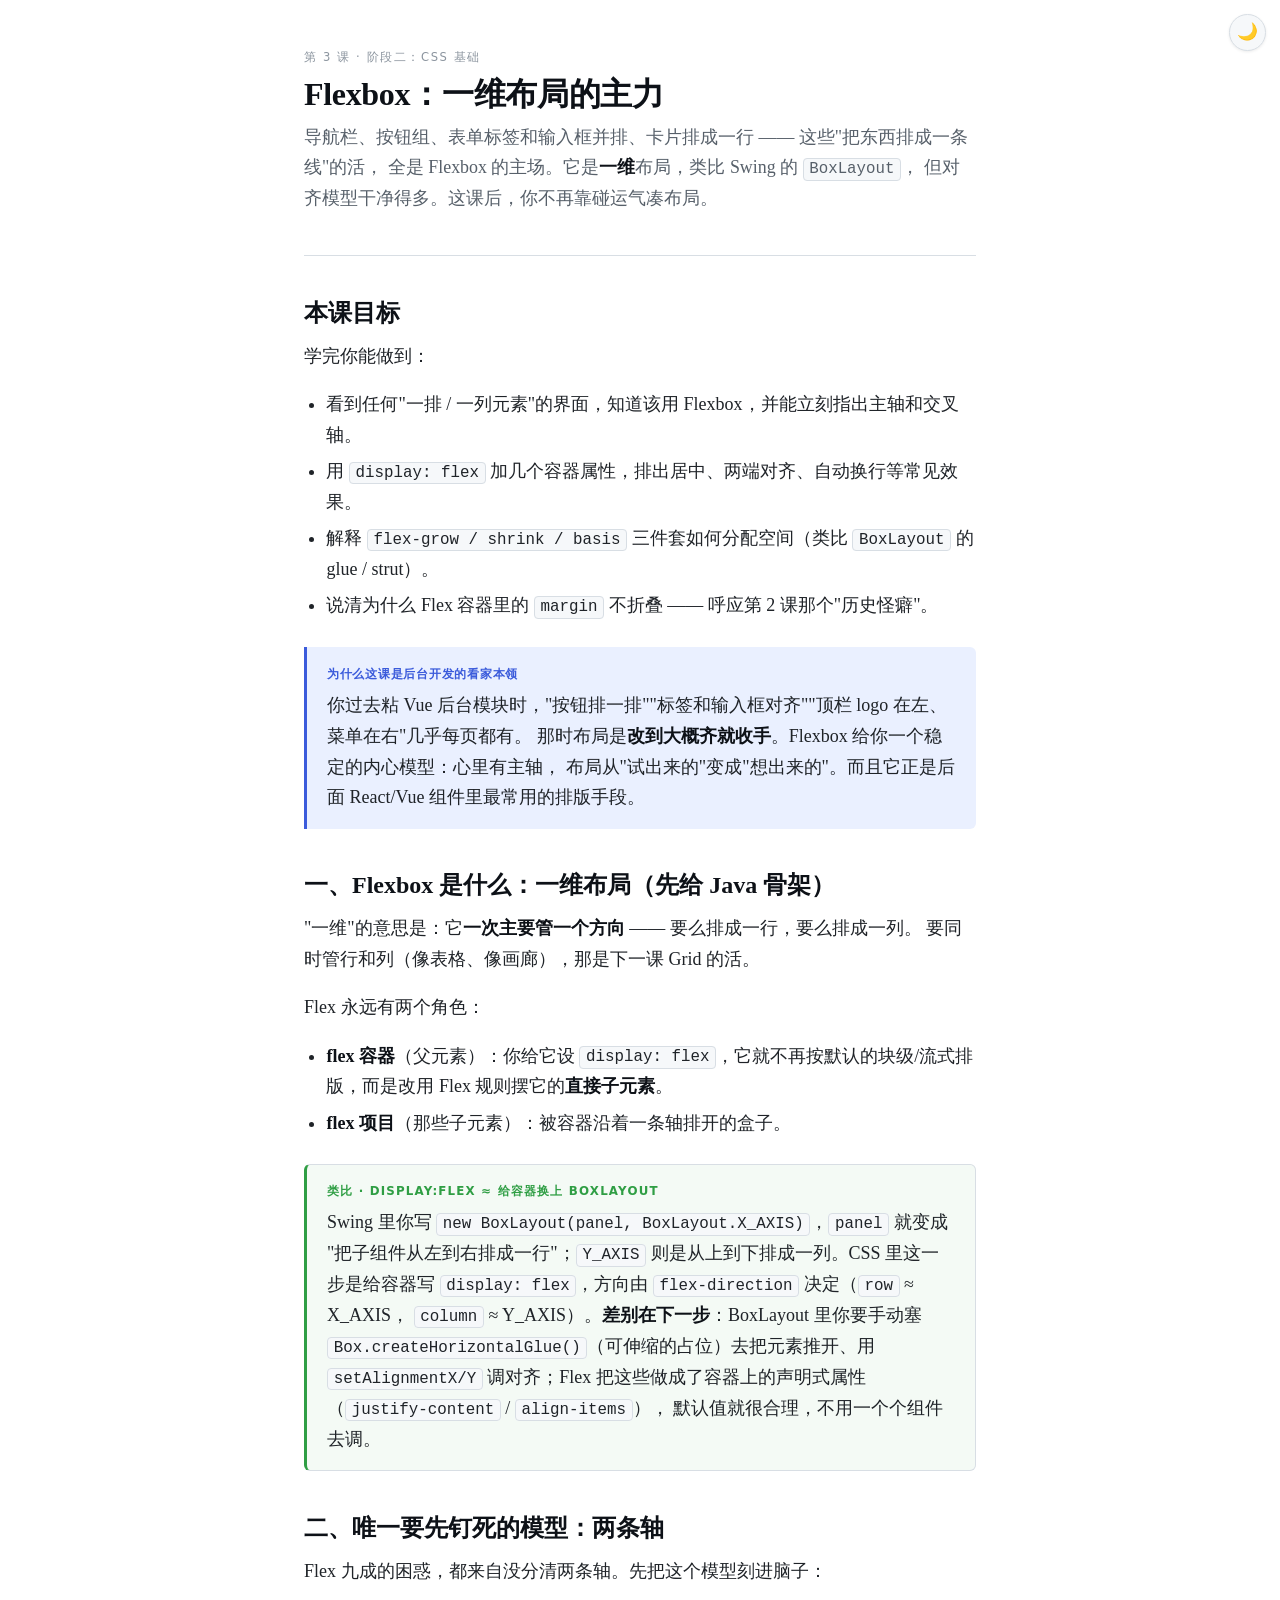
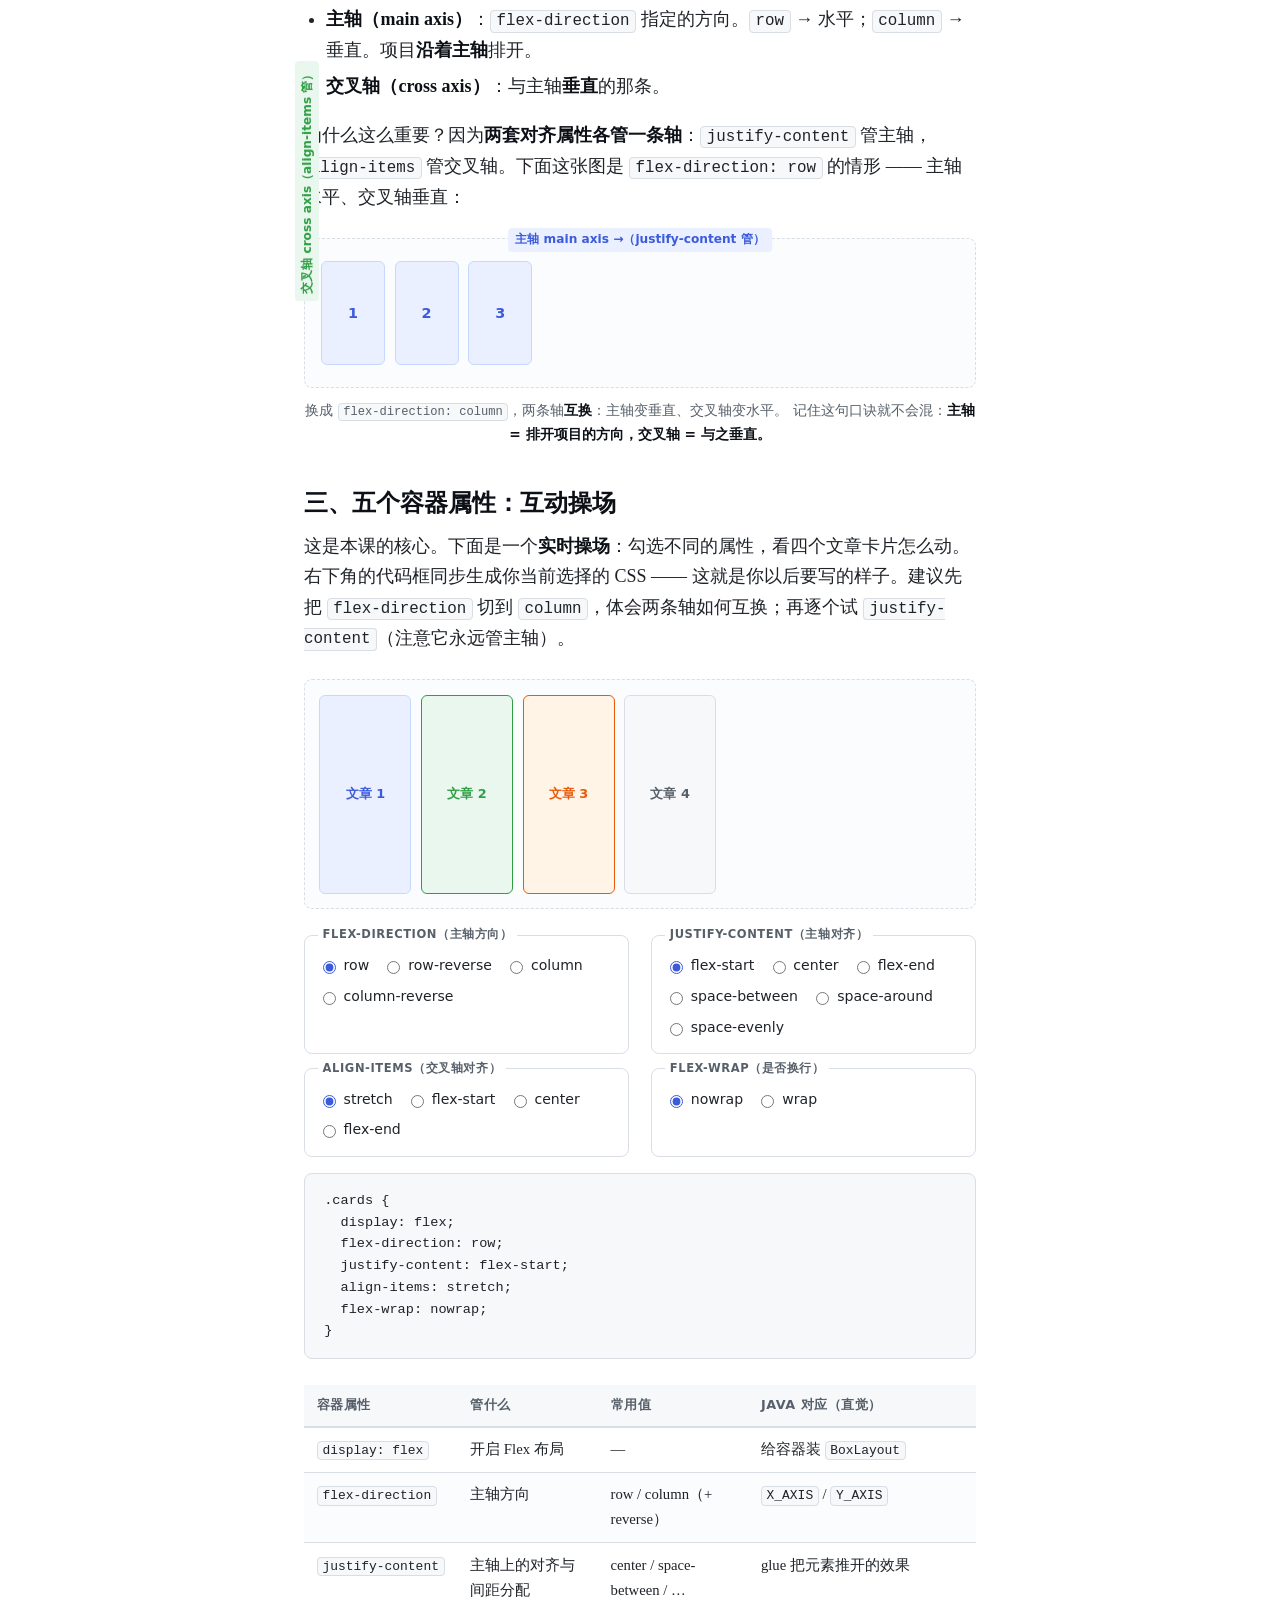
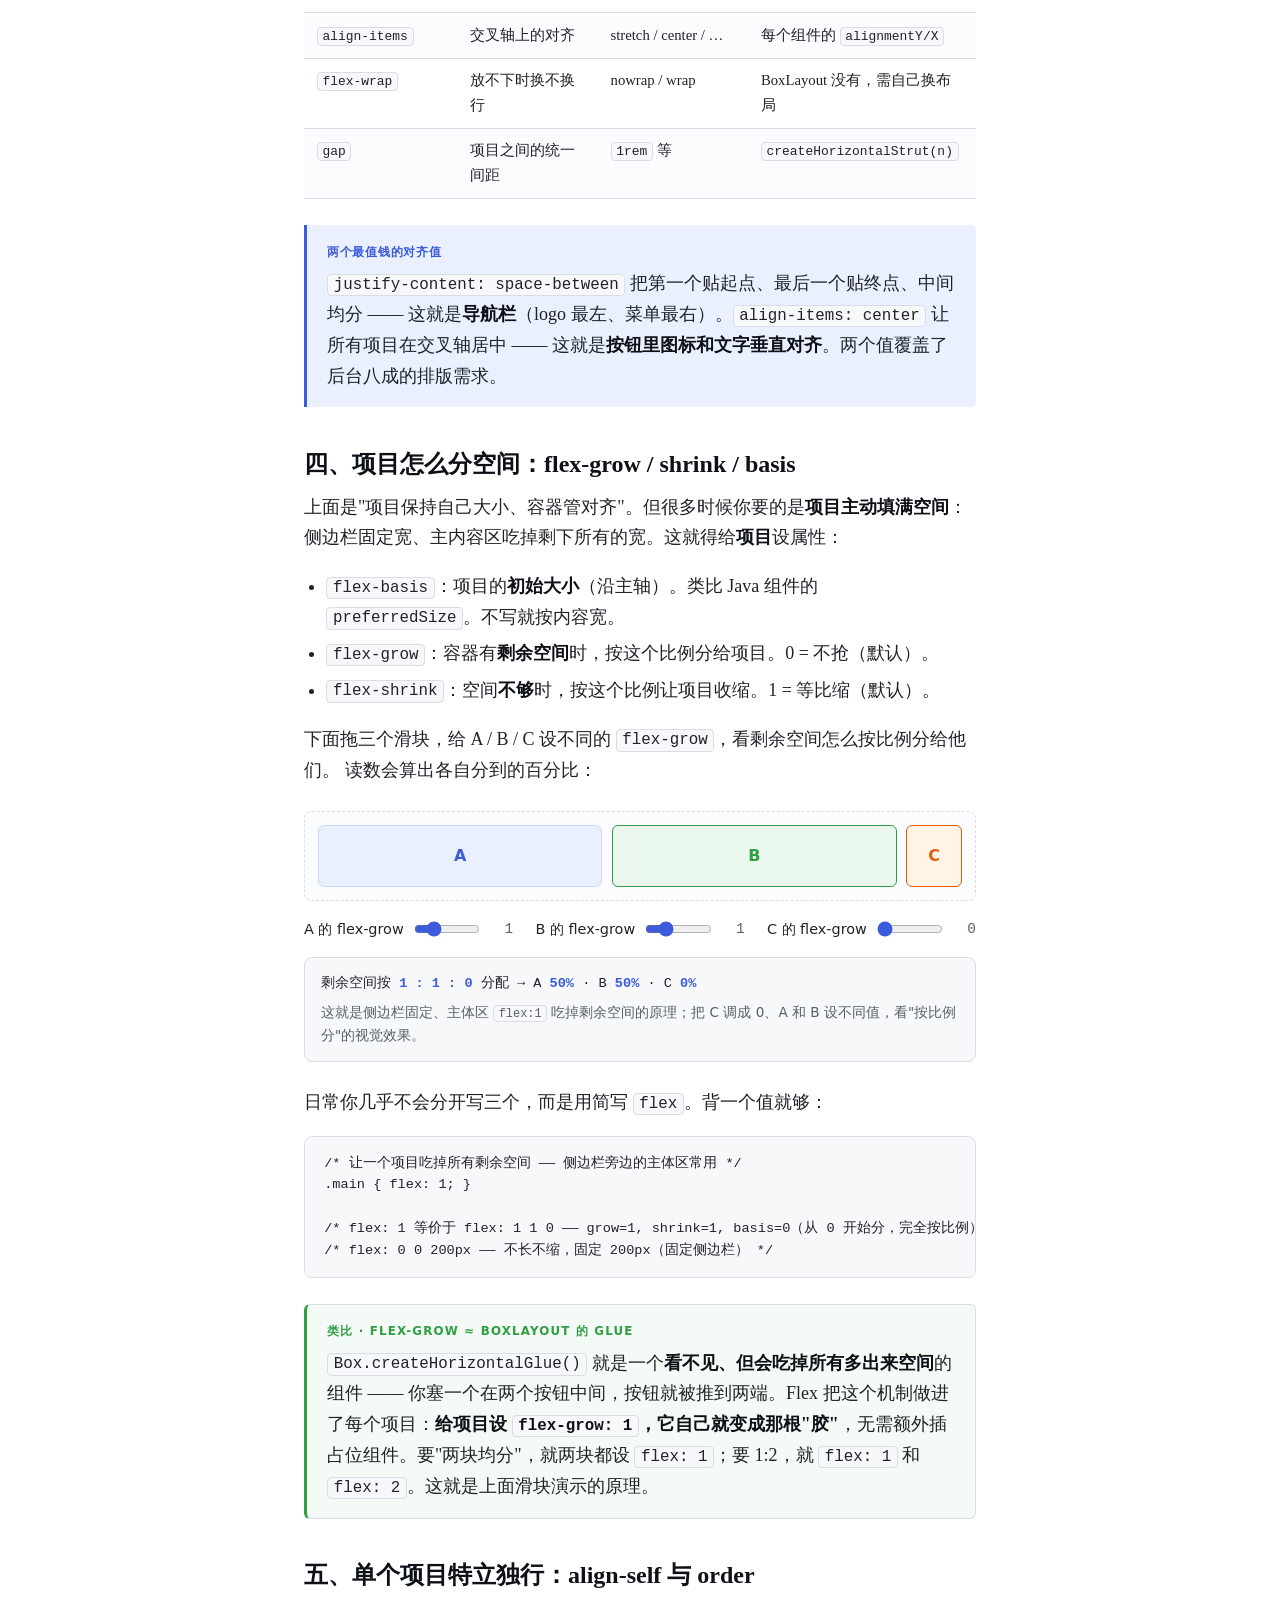
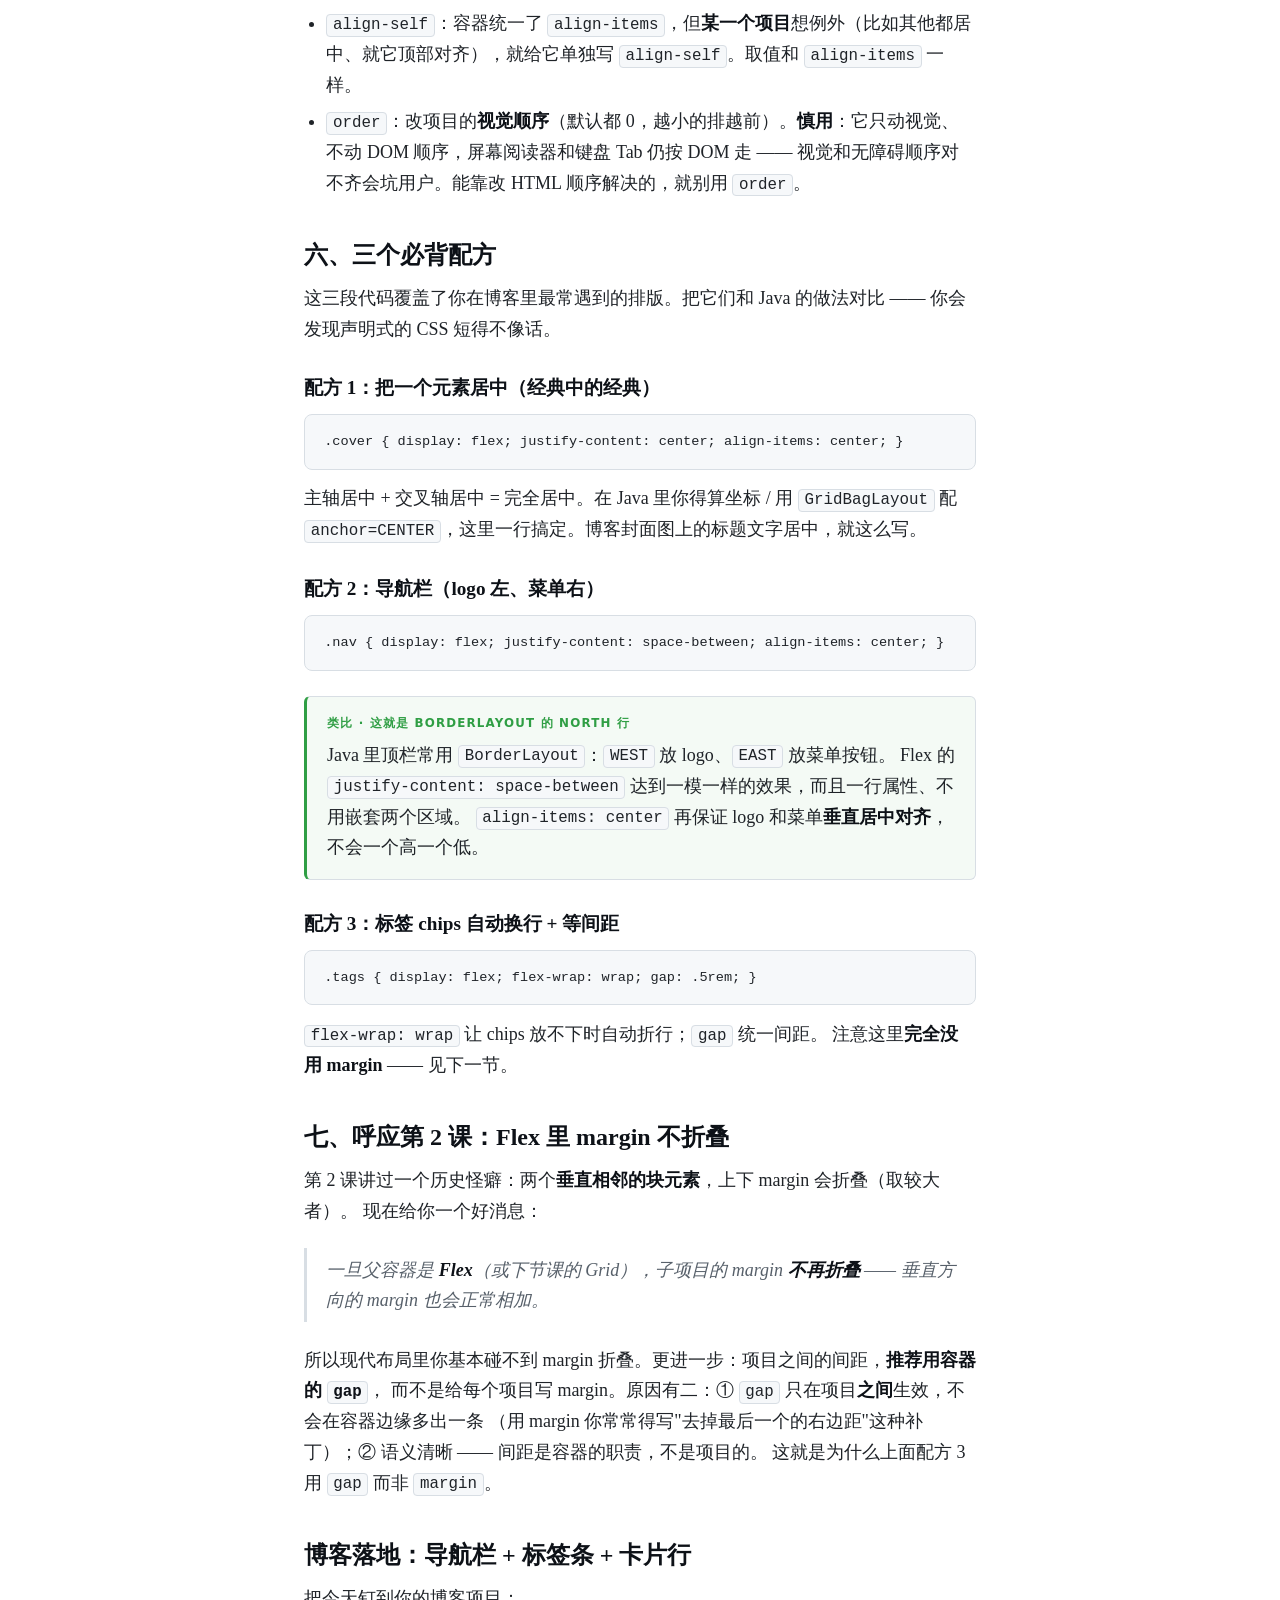
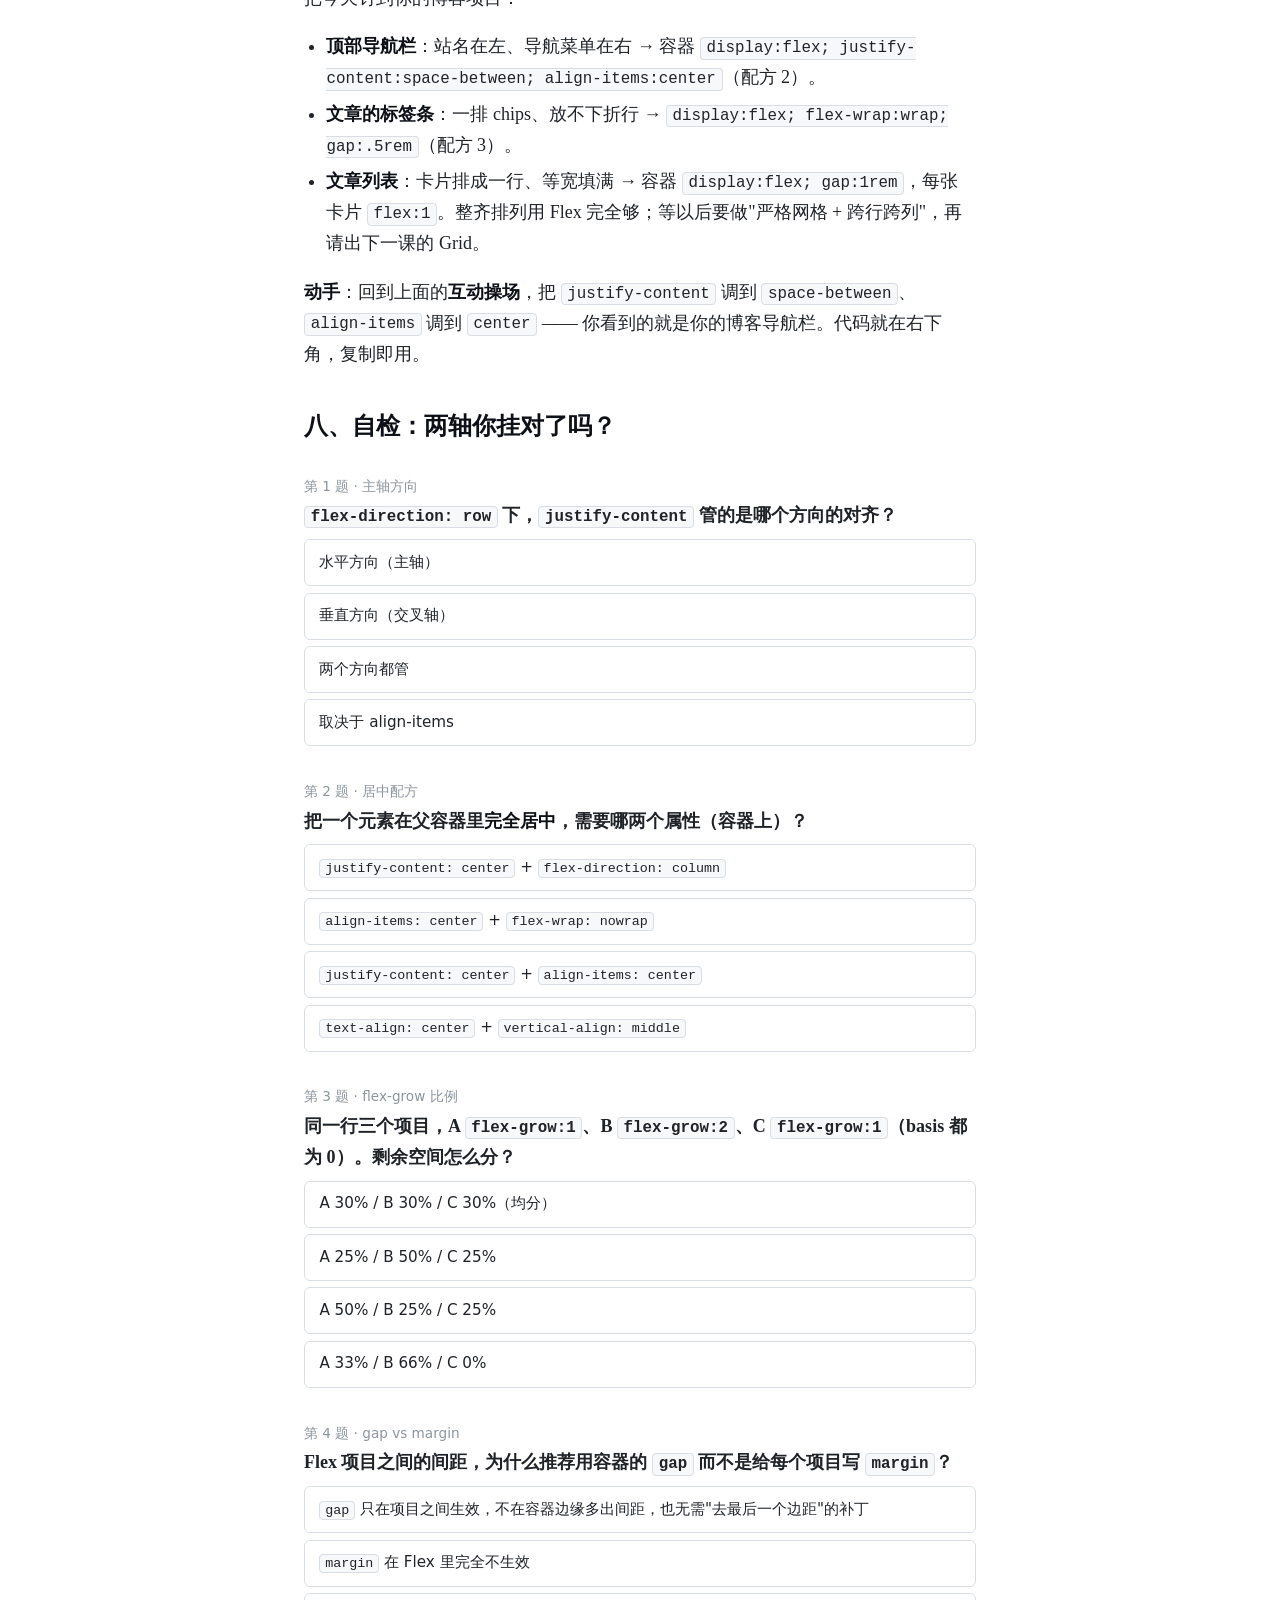
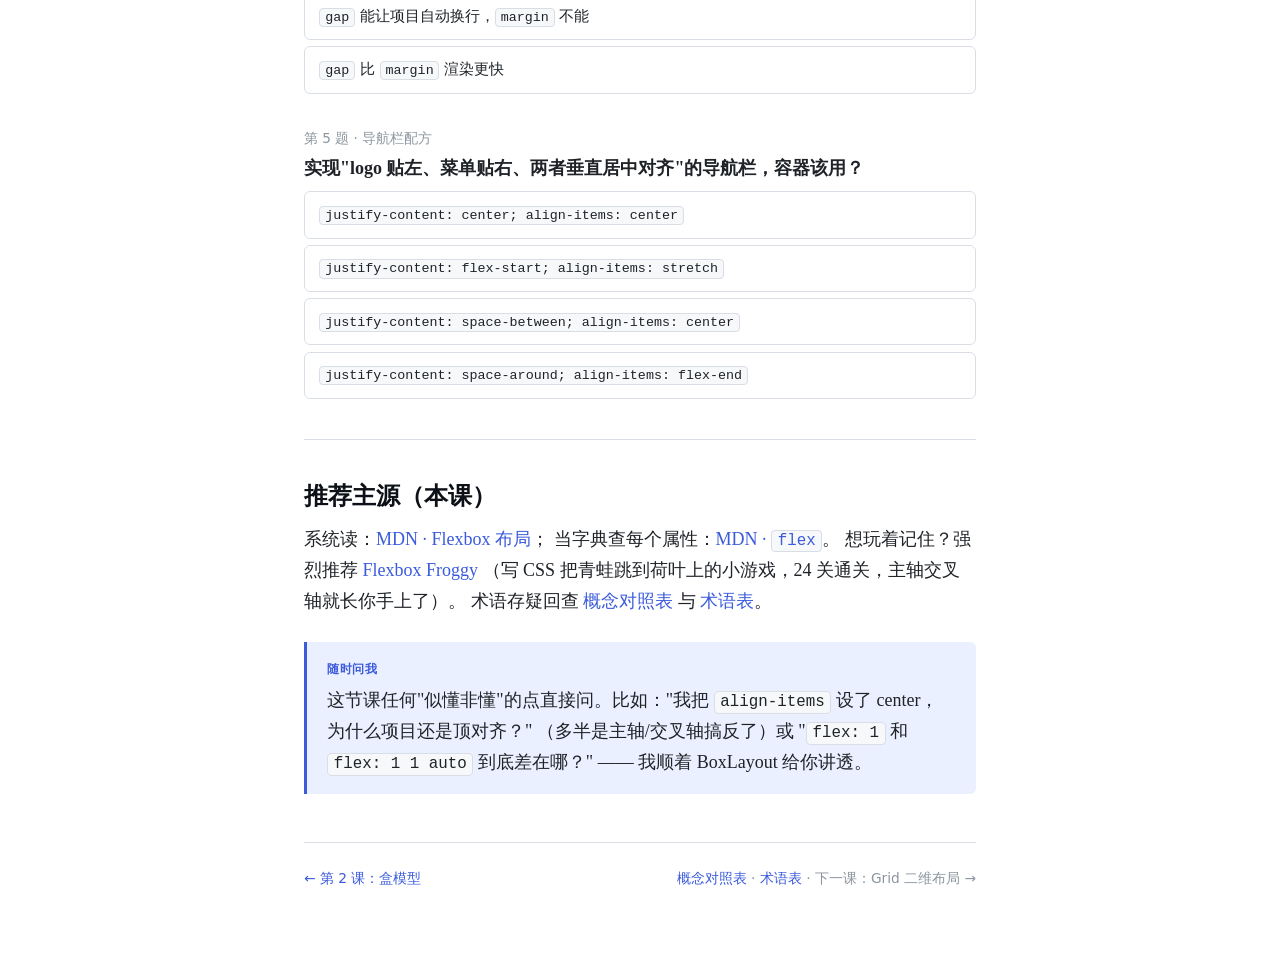
<file: lessons/0003-flexbox-一维布局.html>
<!DOCTYPE html>
<html lang="zh-CN">
<head>
<meta charset="UTF-8">
<meta name="viewport" content="width=device-width, initial-scale=1">
<title>第 3 课 · Flexbox：一维布局的主力</title>
<link rel="stylesheet" href="../assets/style.css">
<link rel="icon" href="../assets/favicon.svg" type="image/svg+xml">
<script src="../assets/theme.js"></script>
<style>
  /* === 两轴示意图 === */
  .axes-fig { margin: 1.6rem 0; }
  .axes-stage {
    position: relative; display: flex; flex-direction: row; gap: .6rem;
    min-height: 150px; padding: 1.4rem 1rem; border: 1px dashed var(--rule);
    border-radius: 8px; background: var(--bg-stripe);
  }
  .axes-item {
    flex: 0 0 64px; display: grid; place-items: center;
    background: var(--accent-soft); border: 1px solid var(--accent-border);
    color: var(--accent); border-radius: 6px; font-family: var(--sans);
    font-weight: 700; font-size: .9rem;
  }
  .axes-cap {
    position: absolute; font-family: var(--sans); font-size: .76rem;
    font-weight: 700; padding: .1rem .45rem; border-radius: 4px;
  }
  .axes-cap.main {
    top: -0.7rem; left: 50%; transform: translateX(-50%);
    background: var(--accent-soft); color: var(--accent);
  }
  .axes-cap.cross {
    left: -0.6rem; top: 50%; transform: translateY(-50%) rotate(-90deg);
    transform-origin: left top; background: var(--correct-soft); color: var(--correct);
  }
  .axes-note {
    font-family: var(--sans); font-size: .86rem; color: var(--fg-muted);
    margin-top: .7rem; text-align: center;
  }

  /* === Flex 操场：容器属性 === */
  .lab { margin: 1.6rem 0; }
  .fx-stage {
    display: flex; min-height: 230px; padding: .9rem; gap: .6rem;
    border: 1px dashed var(--rule); border-radius: 8px; background: var(--bg-stripe);
    overflow: hidden;
  }
  .fx-item {
    flex: 0 0 92px; min-height: 56px;
    display: grid; place-items: center; border-radius: 6px; padding: .4rem;
    font-family: var(--sans); font-size: .8rem; font-weight: 700; text-align: center;
  }
  .fx-item:nth-child(1) { background: var(--accent-soft); border: 1px solid var(--accent-border); color: var(--accent); }
  .fx-item:nth-child(2) { background: var(--correct-soft); border: 1px solid var(--correct); color: var(--correct); }
  .fx-item:nth-child(3) { background: var(--warn-soft); border: 1px solid var(--warn); color: var(--warn); }
  .fx-item:nth-child(4) { background: var(--bg-soft); border: 1px solid var(--rule); color: var(--fg-muted); }

  .fx-controls {
    display: grid; grid-template-columns: repeat(auto-fit, minmax(230px, 1fr));
    gap: .3rem 1.4rem; margin-top: 1rem; font-family: var(--sans); font-size: .88rem;
  }
  .fx-controls fieldset {
    border: 1px solid var(--rule); border-radius: 8px; padding: .4rem .8rem .6rem; margin: 0;
  }
  .fx-controls legend {
    font-size: .72rem; font-weight: 700; color: var(--fg-muted);
    text-transform: uppercase; letter-spacing: .05em; padding: 0 .3rem;
  }
  .fx-controls label {
    display: inline-flex; align-items: center; gap: .3rem;
    margin: .18rem .55rem .18rem 0; cursor: pointer; white-space: nowrap;
  }
  .fx-controls input[type="radio"] { accent-color: var(--accent); }
  .fx-codebox { margin-top: 1rem; }

  /* === flex-grow 分配 demo === */
  .gw-stage {
    display: flex; gap: .6rem; align-items: stretch; min-height: 90px;
    padding: .8rem; border: 1px dashed var(--rule); border-radius: 8px;
    background: var(--bg-stripe); overflow: hidden;
  }
  .gw-item {
    flex-basis: 56px; min-width: 56px;
    display: grid; place-items: center; border-radius: 6px;
    font-family: var(--sans); font-weight: 700; font-size: 1rem;
  }
  .gw-item.A { background: var(--accent-soft); border: 1px solid var(--accent-border); color: var(--accent); }
  .gw-item.B { background: var(--correct-soft); border: 1px solid var(--correct); color: var(--correct); }
  .gw-item.C { background: var(--warn-soft); border: 1px solid var(--warn); color: var(--warn); }
  .gw-controls {
    display: grid; grid-template-columns: repeat(auto-fit, minmax(200px, 1fr));
    gap: .7rem 1.4rem; margin-top: 1rem; font-family: var(--sans); font-size: .9rem;
  }
  .gw-controls label { display: flex; align-items: center; gap: .5rem; white-space: nowrap; }
  .gw-controls input[type="range"] { flex: 1; min-width: 0; accent-color: var(--accent); }
  .gw-controls .val { font-family: var(--mono); min-width: 1.6em; text-align: right; color: var(--fg-muted); }
  .gw-readout {
    margin-top: 1rem; padding: .85rem 1rem; border-radius: 8px;
    background: var(--bg-soft); border: 1px solid var(--rule);
    font-family: var(--mono); font-size: .85rem; line-height: 1.7;
  }
  .gw-readout .num { color: var(--accent); font-weight: 700; }
  .gw-readout .verdict { margin-top: .35rem; color: var(--fg-muted); font-family: var(--sans); }
</style>
</head>
<body>
<div class="wrap">
<header class="course-header">
  <p class="eyebrow">第 3 课 · 阶段二：CSS 基础</p>
  <h1>Flexbox：一维布局的主力</h1>
  <p class="lead">导航栏、按钮组、表单标签和输入框并排、卡片排成一行 —— 这些"把东西排成一条线"的活，
  全是 Flexbox 的主场。它是<strong>一维</strong>布局，类比 Swing 的 <code>BoxLayout</code>，
  但对齐模型干净得多。这课后，你不再靠碰运气凑布局。</p>
</header>

<h2>本课目标</h2>
<p>学完你能做到：</p>
<ul>
  <li>看到任何"一排 / 一列元素"的界面，知道该用 Flexbox，并能立刻指出主轴和交叉轴。</li>
  <li>用 <code>display: flex</code> 加几个容器属性，排出居中、两端对齐、自动换行等常见效果。</li>
  <li>解释 <code>flex-grow / shrink / basis</code> 三件套如何分配空间（类比 <code>BoxLayout</code> 的 glue / strut）。</li>
  <li>说清为什么 Flex 容器里的 <code>margin</code> 不折叠 —— 呼应第 2 课那个"历史怪癖"。</li>
</ul>

<div class="callout">
  <p class="callout-title">为什么这课是后台开发的看家本领</p>
  <p>你过去粘 Vue 后台模块时，"按钮排一排""标签和输入框对齐""顶栏 logo 在左、菜单在右"几乎每页都有。
  那时布局是<strong>改到大概齐就收手</strong>。Flexbox 给你一个稳定的内心模型：心里有主轴，
  布局从"试出来的"变成"想出来的"。而且它正是后面 React/Vue 组件里最常用的排版手段。</p>
</div>

<h2>一、Flexbox 是什么：一维布局（先给 Java 骨架）</h2>
<p>"一维"的意思是：它<strong>一次主要管一个方向</strong> —— 要么排成一行，要么排成一列。
要同时管行和列（像表格、像画廊），那是下一课 Grid 的活。</p>

<p>Flex 永远有两个角色：</p>
<ul>
  <li><strong>flex 容器</strong>（父元素）：你给它设 <code>display: flex</code>，它就不再按默认的块级/流式排版，而是改用 Flex 规则摆它的<strong>直接子元素</strong>。</li>
  <li><strong>flex 项目</strong>（那些子元素）：被容器沿着一条轴排开的盒子。</li>
</ul>

<div class="analogy">
  <div class="a-label">类比 · display:flex ≈ 给容器换上 BoxLayout</div>
  <p>Swing 里你写 <code>new BoxLayout(panel, BoxLayout.X_AXIS)</code>，<code>panel</code> 就变成
  "把子组件从左到右排成一行"；<code>Y_AXIS</code> 则是从上到下排成一列。CSS 里这一步是给容器写
  <code>display: flex</code>，方向由 <code>flex-direction</code> 决定（<code>row</code> ≈ X_AXIS，
  <code>column</code> ≈ Y_AXIS）。<strong>差别在下一步</strong>：BoxLayout 里你要手动塞
  <code>Box.createHorizontalGlue()</code>（可伸缩的占位）去把元素推开、用 <code>setAlignmentX/Y</code>
  调对齐；Flex 把这些做成了容器上的声明式属性（<code>justify-content</code> / <code>align-items</code>），
  默认值就很合理，不用一个个组件去调。</p>
</div>

<h2>二、唯一要先钉死的模型：两条轴</h2>
<p>Flex 九成的困惑，都来自没分清两条轴。先把这个模型刻进脑子：</p>
<ul>
  <li><strong>主轴（main axis）</strong>：<code>flex-direction</code> 指定的方向。<code>row</code> → 水平；<code>column</code> → 垂直。项目<strong>沿着主轴</strong>排开。</li>
  <li><strong>交叉轴（cross axis）</strong>：与主轴<strong>垂直</strong>的那条。</li>
</ul>
<p>为什么这么重要？因为<strong>两套对齐属性各管一条轴</strong>：<code>justify-content</code> 管主轴，
<code>align-items</code> 管交叉轴。下面这张图是 <code>flex-direction: row</code> 的情形 ——
主轴水平、交叉轴垂直：</p>

<div class="axes-fig">
  <div class="axes-stage">
    <span class="axes-cap main">主轴 main axis →（justify-content 管）</span>
    <span class="axes-cap cross">交叉轴 cross axis（align-items 管）</span>
    <div class="axes-item">1</div>
    <div class="axes-item">2</div>
    <div class="axes-item">3</div>
  </div>
  <p class="axes-note">换成 <code>flex-direction: column</code>，两条轴<strong>互换</strong>：主轴变垂直、交叉轴变水平。
  记住这句口诀就不会混：<strong>主轴 = 排开项目的方向，交叉轴 = 与之垂直。</strong></p>
</div>

<h2>三、五个容器属性：互动操场</h2>
<p>这是本课的核心。下面是一个<strong>实时操场</strong>：勾选不同的属性，看四个文章卡片怎么动。
右下角的代码框同步生成你当前选择的 CSS —— 这就是你以后要写的样子。建议先把 <code>flex-direction</code>
切到 <code>column</code>，体会两条轴如何互换；再逐个试 <code>justify-content</code>（注意它永远管主轴）。</p>

<div class="lab">
  <div class="fx-stage" id="fxStage">
    <div class="fx-item">文章 1</div>
    <div class="fx-item">文章 2</div>
    <div class="fx-item">文章 3</div>
    <div class="fx-item">文章 4</div>
  </div>

  <div class="fx-controls">
    <fieldset>
      <legend>flex-direction（主轴方向）</legend>
      <label><input type="radio" name="fx-dir" value="row" checked>row</label>
      <label><input type="radio" name="fx-dir" value="row-reverse">row-reverse</label>
      <label><input type="radio" name="fx-dir" value="column">column</label>
      <label><input type="radio" name="fx-dir" value="column-reverse">column-reverse</label>
    </fieldset>
    <fieldset>
      <legend>justify-content（主轴对齐）</legend>
      <label><input type="radio" name="fx-jc" value="flex-start" checked>flex-start</label>
      <label><input type="radio" name="fx-jc" value="center">center</label>
      <label><input type="radio" name="fx-jc" value="flex-end">flex-end</label>
      <label><input type="radio" name="fx-jc" value="space-between">space-between</label>
      <label><input type="radio" name="fx-jc" value="space-around">space-around</label>
      <label><input type="radio" name="fx-jc" value="space-evenly">space-evenly</label>
    </fieldset>
    <fieldset>
      <legend>align-items（交叉轴对齐）</legend>
      <label><input type="radio" name="fx-ai" value="stretch" checked>stretch</label>
      <label><input type="radio" name="fx-ai" value="flex-start">flex-start</label>
      <label><input type="radio" name="fx-ai" value="center">center</label>
      <label><input type="radio" name="fx-ai" value="flex-end">flex-end</label>
    </fieldset>
    <fieldset>
      <legend>flex-wrap（是否换行）</legend>
      <label><input type="radio" name="fx-wrap" value="nowrap" checked>nowrap</label>
      <label><input type="radio" name="fx-wrap" value="wrap">wrap</label>
    </fieldset>
  </div>

  <pre class="fx-codebox"><code id="fxCode"></code></pre>
</div>

<table>
  <thead><tr><th>容器属性</th><th>管什么</th><th>常用值</th><th>Java 对应（直觉）</th></tr></thead>
  <tbody>
    <tr><td><code>display: flex</code></td><td>开启 Flex 布局</td><td>—</td><td>给容器装 <code>BoxLayout</code></td></tr>
    <tr><td><code>flex-direction</code></td><td>主轴方向</td><td>row / column（+ reverse）</td><td><code>X_AXIS</code> / <code>Y_AXIS</code></td></tr>
    <tr><td><code>justify-content</code></td><td>主轴上的对齐与间距分配</td><td>center / space-between / …</td><td>glue 把元素推开的效果</td></tr>
    <tr><td><code>align-items</code></td><td>交叉轴上的对齐</td><td>stretch / center / …</td><td>每个组件的 <code>alignmentY/X</code></td></tr>
    <tr><td><code>flex-wrap</code></td><td>放不下时换不换行</td><td>nowrap / wrap</td><td>BoxLayout 没有，需自己换布局</td></tr>
    <tr><td><code>gap</code></td><td>项目之间的统一间距</td><td><code>1rem</code> 等</td><td><code>createHorizontalStrut(n)</code></td></tr>
  </tbody>
</table>

<div class="callout">
  <p class="callout-title">两个最值钱的对齐值</p>
  <p><code>justify-content: space-between</code> 把第一个贴起点、最后一个贴终点、中间均分 ——
  这就是<strong>导航栏</strong>（logo 最左、菜单最右）。<code>align-items: center</code> 让所有项目在交叉轴居中 ——
  这就是<strong>按钮里图标和文字垂直对齐</strong>。两个值覆盖了后台八成的排版需求。</p>
</div>

<h2>四、项目怎么分空间：flex-grow / shrink / basis</h2>
<p>上面是"项目保持自己大小、容器管对齐"。但很多时候你要的是<strong>项目主动填满空间</strong>：
侧边栏固定宽、主内容区吃掉剩下所有的宽。这就得给<strong>项目</strong>设属性：</p>
<ul>
  <li><code>flex-basis</code>：项目的<strong>初始大小</strong>（沿主轴）。类比 Java 组件的 <code>preferredSize</code>。不写就按内容宽。</li>
  <li><code>flex-grow</code>：容器有<strong>剩余空间</strong>时，按这个比例分给项目。0 = 不抢（默认）。</li>
  <li><code>flex-shrink</code>：空间<strong>不够</strong>时，按这个比例让项目收缩。1 = 等比缩（默认）。</li>
</ul>
<p>下面拖三个滑块，给 A / B / C 设不同的 <code>flex-grow</code>，看剩余空间怎么按比例分给他们。
读数会算出各自分到的百分比：</p>

<div class="lab">
  <div class="gw-stage" id="gwStage">
    <div class="gw-item A">A</div>
    <div class="gw-item B">B</div>
    <div class="gw-item C">C</div>
  </div>
  <div class="gw-controls">
    <label>A 的 flex-grow <input type="range" id="rGA" min="0" max="4" value="1" step="1"><span class="val" id="vGA">1</span></label>
    <label>B 的 flex-grow <input type="range" id="rGB" min="0" max="4" value="1" step="1"><span class="val" id="vGB">1</span></label>
    <label>C 的 flex-grow <input type="range" id="rGC" min="0" max="4" value="0" step="1"><span class="val" id="vGC">0</span></label>
  </div>
  <div class="gw-readout" id="gwReadout"></div>
</div>

<p>日常你几乎不会分开写三个，而是用简写 <code>flex</code>。背一个值就够：</p>
<pre><code>/* 让一个项目吃掉所有剩余空间 —— 侧边栏旁边的主体区常用 */
.main { flex: 1; }

/* flex: 1 等价于 flex: 1 1 0 —— grow=1, shrink=1, basis=0（从 0 开始分，完全按比例） */
/* flex: 0 0 200px —— 不长不缩，固定 200px（固定侧边栏） */</code></pre>

<div class="analogy">
  <div class="a-label">类比 · flex-grow ≈ BoxLayout 的 glue</div>
  <p><code>Box.createHorizontalGlue()</code> 就是一个<strong>看不见、但会吃掉所有多出来空间</strong>的组件 ——
  你塞一个在两个按钮中间，按钮就被推到两端。Flex 把这个机制做进了每个项目：<strong>给项目设
  <code>flex-grow: 1</code>，它自己就变成那根"胶"</strong>，无需额外插占位组件。要"两块均分"，就两块都设
  <code>flex: 1</code>；要 1:2，就 <code>flex: 1</code> 和 <code>flex: 2</code>。这就是上面滑块演示的原理。</p>
</div>

<h2>五、单个项目特立独行：align-self 与 order</h2>
<ul>
  <li><code>align-self</code>：容器统一了 <code>align-items</code>，但<strong>某一个项目</strong>想例外（比如其他都居中、就它顶部对齐），就给它单独写 <code>align-self</code>。取值和 <code>align-items</code> 一样。</li>
  <li><code>order</code>：改项目的<strong>视觉顺序</strong>（默认都 0，越小的排越前）。<strong>慎用</strong>：它只动视觉、不动 DOM 顺序，屏幕阅读器和键盘 Tab 仍按 DOM 走 —— 视觉和无障碍顺序对不齐会坑用户。能靠改 HTML 顺序解决的，就别用 <code>order</code>。</li>
</ul>

<h2>六、三个必背配方</h2>
<p>这三段代码覆盖了你在博客里最常遇到的排版。把它们和 Java 的做法对比 —— 你会发现声明式的 CSS 短得不像话。</p>

<h3>配方 1：把一个元素居中（经典中的经典）</h3>
<pre><code>.cover { display: flex; justify-content: center; align-items: center; }</code></pre>
<p>主轴居中 + 交叉轴居中 = 完全居中。在 Java 里你得算坐标 / 用 <code>GridBagLayout</code> 配
<code>anchor=CENTER</code>，这里一行搞定。博客封面图上的标题文字居中，就这么写。</p>

<h3>配方 2：导航栏（logo 左、菜单右）</h3>
<pre><code>.nav { display: flex; justify-content: space-between; align-items: center; }</code></pre>
<div class="analogy">
  <div class="a-label">类比 · 这就是 BorderLayout 的 NORTH 行</div>
  <p>Java 里顶栏常用 <code>BorderLayout</code>：<code>WEST</code> 放 logo、<code>EAST</code> 放菜单按钮。
  Flex 的 <code>justify-content: space-between</code> 达到一模一样的效果，而且一行属性、不用嵌套两个区域。
  <code>align-items: center</code> 再保证 logo 和菜单<strong>垂直居中对齐</strong>，不会一个高一个低。</p>
</div>

<h3>配方 3：标签 chips 自动换行 + 等间距</h3>
<pre><code>.tags { display: flex; flex-wrap: wrap; gap: .5rem; }</code></pre>
<p><code>flex-wrap: wrap</code> 让 chips 放不下时自动折行；<code>gap</code> 统一间距。
注意这里<strong>完全没用 margin</strong> —— 见下一节。</p>

<h2>七、呼应第 2 课：Flex 里 margin 不折叠</h2>
<p>第 2 课讲过一个历史怪癖：两个<strong>垂直相邻的块元素</strong>，上下 margin 会折叠（取较大者）。
现在给你一个好消息：</p>
<blockquote>一旦父容器是 <strong>Flex</strong>（或下节课的 Grid），子项目的 margin <strong>不再折叠</strong> ——
垂直方向的 margin 也会正常相加。</blockquote>
<p>所以现代布局里你基本碰不到 margin 折叠。更进一步：项目之间的间距，<strong>推荐用容器的 <code>gap</code></strong>，
而不是给每个项目写 margin。原因有二：① <code>gap</code> 只在项目<strong>之间</strong>生效，不会在容器边缘多出一条
（用 margin 你常常得写"去掉最后一个的右边距"这种补丁）；② 语义清晰 —— 间距是容器的职责，不是项目的。
这就是为什么上面配方 3 用 <code>gap</code> 而非 <code>margin</code>。</p>

<h2>博客落地：导航栏 + 标签条 + 卡片行</h2>
<p>把今天钉到你的博客项目：</p>
<ul>
  <li><strong>顶部导航栏</strong>：站名在左、导航菜单在右 → 容器 <code>display:flex; justify-content:space-between; align-items:center</code>（配方 2）。</li>
  <li><strong>文章的标签条</strong>：一排 chips、放不下折行 → <code>display:flex; flex-wrap:wrap; gap:.5rem</code>（配方 3）。</li>
  <li><strong>文章列表</strong>：卡片排成一行、等宽填满 → 容器 <code>display:flex; gap:1rem</code>，每张卡片 <code>flex:1</code>。整齐排列用 Flex 完全够；等以后要做"严格网格 + 跨行跨列"，再请出下一课的 Grid。</li>
</ul>
<p><strong>动手</strong>：回到上面的<strong>互动操场</strong>，把 <code>justify-content</code> 调到 <code>space-between</code>、
<code>align-items</code> 调到 <code>center</code> —— 你看到的就是你的博客导航栏。代码就在右下角，复制即用。</p>

<h2>八、自检：两轴你挂对了吗？</h2>

<p class="quiz-q"><span class="qnum">第 1 题 · 主轴方向</span><br><code>flex-direction: row</code> 下，<code>justify-content</code> 管的是哪个方向的对齐？</p>
<ul class="options" data-correct="a">
  <li data-k="a">水平方向（主轴）</li>
  <li data-k="b">垂直方向（交叉轴）</li>
  <li data-k="c">两个方向都管</li>
  <li data-k="d">取决于 align-items</li>
</ul>
<p class="explain"><code>justify-content</code> 永远管<strong>主轴</strong>。<code>row</code> 的主轴是水平的，所以它管水平对齐。
记住口诀：主轴 = 排开项目的方向；<code>justify-content</code> 跟着主轴走，<code>align-items</code> 跟着交叉轴走。</p>

<p class="quiz-q"><span class="qnum">第 2 题 · 居中配方</span><br>把一个元素在父容器里<strong>完全居中</strong>，需要哪两个属性（容器上）？</p>
<ul class="options" data-correct="c">
  <li data-k="a"><code>justify-content: center</code> + <code>flex-direction: column</code></li>
  <li data-k="b"><code>align-items: center</code> + <code>flex-wrap: nowrap</code></li>
  <li data-k="c"><code>justify-content: center</code> + <code>align-items: center</code></li>
  <li data-k="d"><code>text-align: center</code> + <code>vertical-align: middle</code></li>
</ul>
<p class="explain">主轴居中（<code>justify-content</code>）+ 交叉轴居中（<code>align-items</code>）= 两个方向都居中 = 完全居中。
前提是父容器 <code>display:flex</code>。<code>text-align</code> 只管行内文字，做不到块级居中。</p>

<p class="quiz-q"><span class="qnum">第 3 题 · flex-grow 比例</span><br>同一行三个项目，A <code>flex-grow:1</code>、B <code>flex-grow:2</code>、C <code>flex-grow:1</code>（basis 都为 0）。剩余空间怎么分？</p>
<ul class="options" data-correct="b">
  <li data-k="a">A 30% / B 30% / C 30%（均分）</li>
  <li data-k="b">A 25% / B 50% / C 25%</li>
  <li data-k="c">A 50% / B 25% / C 25%</li>
  <li data-k="d">A 33% / B 66% / C 0%</li>
</ul>
<p class="explain">grow 之和 = 1+2+1 = 4。各分得 grow/总和：A=1/4=25%，B=2/4=50%，C=1/4=25%。
<code>flex-grow</code> 是<strong>按比例分剩余空间</strong>，比例就是它的值。这正是上面滑块 demo 演的事。</p>

<p class="quiz-q"><span class="qnum">第 4 题 · gap vs margin</span><br>Flex 项目之间的间距，为什么推荐用容器的 <code>gap</code> 而不是给每个项目写 <code>margin</code>？</p>
<ul class="options" data-correct="a">
  <li data-k="a"><code>gap</code> 只在项目之间生效，不在容器边缘多出间距，也无需"去最后一个边距"的补丁</li>
  <li data-k="b"><code>margin</code> 在 Flex 里完全不生效</li>
  <li data-k="c"><code>gap</code> 能让项目自动换行，<code>margin</code> 不能</li>
  <li data-k="d"><code>gap</code> 比 <code>margin</code> 渲染更快</li>
</ul>
<p class="explain"><code>margin</code> 在 Flex 里照样生效（只是不折叠），但用 margin 控间距常需写"去掉最后一项的边距"这种补丁，
且边缘也会留白。<code>gap</code> 只作用于项目<strong>之间</strong>，语义干净。换行由 <code>flex-wrap</code> 控制，与 gap/margin 无关。</p>

<p class="quiz-q"><span class="qnum">第 5 题 · 导航栏配方</span><br>实现"logo 贴左、菜单贴右、两者垂直居中对齐"的导航栏，容器该用？</p>
<ul class="options" data-correct="c">
  <li data-k="a"><code>justify-content: center; align-items: center</code></li>
  <li data-k="b"><code>justify-content: flex-start; align-items: stretch</code></li>
  <li data-k="c"><code>justify-content: space-between; align-items: center</code></li>
  <li data-k="d"><code>justify-content: space-around; align-items: flex-end</code></li>
</ul>
<p class="explain"><code>space-between</code> 把首尾两个项目分别贴到起点和终点（logo 最左、菜单最右），
<code>align-items: center</code> 让它们在交叉轴（垂直方向）居中对齐。这就是博客顶栏的标准写法（配方 2）。</p>

<p class="score" id="score"></p>

<hr>

<h2>推荐主源（本课）</h2>
<p>系统读：<a href="https://developer.mozilla.org/zh-CN/docs/Learn/CSS/CSS_layout/Flexbox" target="_blank" rel="noopener">MDN · Flexbox 布局</a>；
当字典查每个属性：<a href="https://developer.mozilla.org/zh-CN/docs/Web/CSS/flex" target="_blank" rel="noopener">MDN · <code>flex</code></a>。
想玩着记住？强烈推荐 <a href="https://flexboxfroggy.com/#zh-cn" target="_blank" rel="noopener">Flexbox Froggy</a>
（写 CSS 把青蛙跳到荷叶上的小游戏，24 关通关，主轴交叉轴就长你手上了）。
术语存疑回查 <a href="../reference/concept-map-java-frontend.html">概念对照表</a> 与
<a href="../reference/glossary.html">术语表</a>。</p>

<div class="callout">
  <p class="callout-title">随时问我</p>
  <p>这节课任何"似懂非懂"的点直接问。比如："我把 <code>align-items</code> 设了 center，为什么项目还是顶对齐？"
  （多半是主轴/交叉轴搞反了）或 "<code>flex: 1</code> 和 <code>flex: 1 1 auto</code> 到底差在哪？"
  —— 我顺着 BoxLayout 给你讲透。</p>
</div>

<footer class="lesson-foot">
  <div class="nav-rows">
    <span><a href="0002-盒模型-四层矩形.html">← 第 2 课：盒模型</a></span>
    <span>
      <a href="../reference/concept-map-java-frontend.html">概念对照表</a> ·
      <a href="../reference/glossary.html">术语表</a> ·
      下一课：Grid 二维布局 →
    </span>
  </div>
</footer>
</div>

<script>
  // === Flex 操场：勾选 radio → 实时应用到 stage + 生成 CSS 代码 ===
  var fxStage = document.getElementById('fxStage');
  var fxCode = document.getElementById('fxCode');
  function fxVal(name) {
    var el = document.querySelector('input[name="' + name + '"]:checked');
    return el ? el.value : '';
  }
  function fxApply() {
    var dir = fxVal('fx-dir'), jc = fxVal('fx-jc'), ai = fxVal('fx-ai'), wrap = fxVal('fx-wrap');
    fxStage.style.flexDirection = dir;
    fxStage.style.justifyContent = jc;
    fxStage.style.alignItems = ai;
    fxStage.style.flexWrap = wrap;
    fxCode.textContent =
      '.cards {\n' +
      '  display: flex;\n' +
      '  flex-direction: ' + dir + ';\n' +
      '  justify-content: ' + jc + ';\n' +
      '  align-items: ' + ai + ';\n' +
      '  flex-wrap: ' + wrap + ';\n' +
      '}';
  }
  ['fx-dir', 'fx-jc', 'fx-ai', 'fx-wrap'].forEach(function (name) {
    document.querySelectorAll('input[name="' + name + '"]').forEach(function (r) {
      r.addEventListener('change', fxApply);
    });
  });
  fxApply();

  // === flex-grow 分配 demo：拖滑块 → 按比例分配 + 算百分比 ===
  var rGA = document.getElementById('rGA'), vGA = document.getElementById('vGA');
  var rGB = document.getElementById('rGB'), vGB = document.getElementById('vGB');
  var rGC = document.getElementById('rGC'), vGC = document.getElementById('vGC');
  var iA = document.querySelector('.gw-item.A');
  var iB = document.querySelector('.gw-item.B');
  var iC = document.querySelector('.gw-item.C');
  var gwReadout = document.getElementById('gwReadout');

  function gwApply() {
    var a = +rGA.value, b = +rGB.value, c = +rGC.value;
    vGA.textContent = a; vGB.textContent = b; vGC.textContent = c;
    iA.style.flexGrow = a; iB.style.flexGrow = b; iC.style.flexGrow = c;

    var sum = a + b + c, txt;
    if (sum === 0) {
      txt = '所有 flex-grow 都是 <span class="num">0</span> → 没人抢剩余空间，' +
            '三个项目都保持初始大小（basis 56px），右边空着。';
    } else {
      var pa = Math.round(a / sum * 100), pb = Math.round(b / sum * 100), pc = Math.round(c / sum * 100);
      txt = '剩余空间按 <span class="num">' + a + ' : ' + b + ' : ' + c + '</span> 分配 → ' +
            'A <span class="num">' + pa + '%</span> · B <span class="num">' + pb + '%</span> · C <span class="num">' + pc + '%</span>';
    }
    gwReadout.innerHTML =
      '<div>' + txt + '</div>' +
      '<div class="verdict">这就是侧边栏固定、主体区 <code>flex:1</code> 吃掉剩余空间的原理；' +
      '把 C 调成 0、A 和 B 设不同值，看"按比例分"的视觉效果。</div>';
  }
  [rGA, rGB, rGC].forEach(function (r) { r.addEventListener('input', gwApply); });
  gwApply();

  // === 自检逻辑：点选项 → 判对错 → 显示解析 → 计分（与第 1、2 课同构） ===
  var total = document.querySelectorAll('.options').length;
  var answered = 0, right = 0;
  document.querySelectorAll('.options').forEach(function (ul) {
    var correctKey = ul.dataset.correct;
    var explain = ul.nextElementSibling.classList.contains('explain') ? ul.nextElementSibling : null;
    ul.querySelectorAll('li').forEach(function (li) {
      li.addEventListener('click', function () {
        if (ul.dataset.locked) return;
        ul.dataset.locked = '1';
        var ok = li.dataset.k === correctKey;
        li.classList.add(ok ? 'correct' : 'wrong');
        if (!ok) {
          ul.querySelector('li[data-k="' + correctKey + '"]').classList.add('correct');
        }
        if (explain) explain.classList.add('show');
        answered++; if (ok) right++;
        var box = document.getElementById('score');
        if (answered === total) {
          box.innerHTML = '得分：<strong>' + right + ' / ' + total + '</strong>' +
            (right === total ? ' —— 满分！Flexbox 的主轴已经长在你心里了，可以进入 Grid。'
             : ' —— 错的题点开解析看看，随时问我。');
        }
      });
    });
  });
</script>
</body>
</html>
</file>
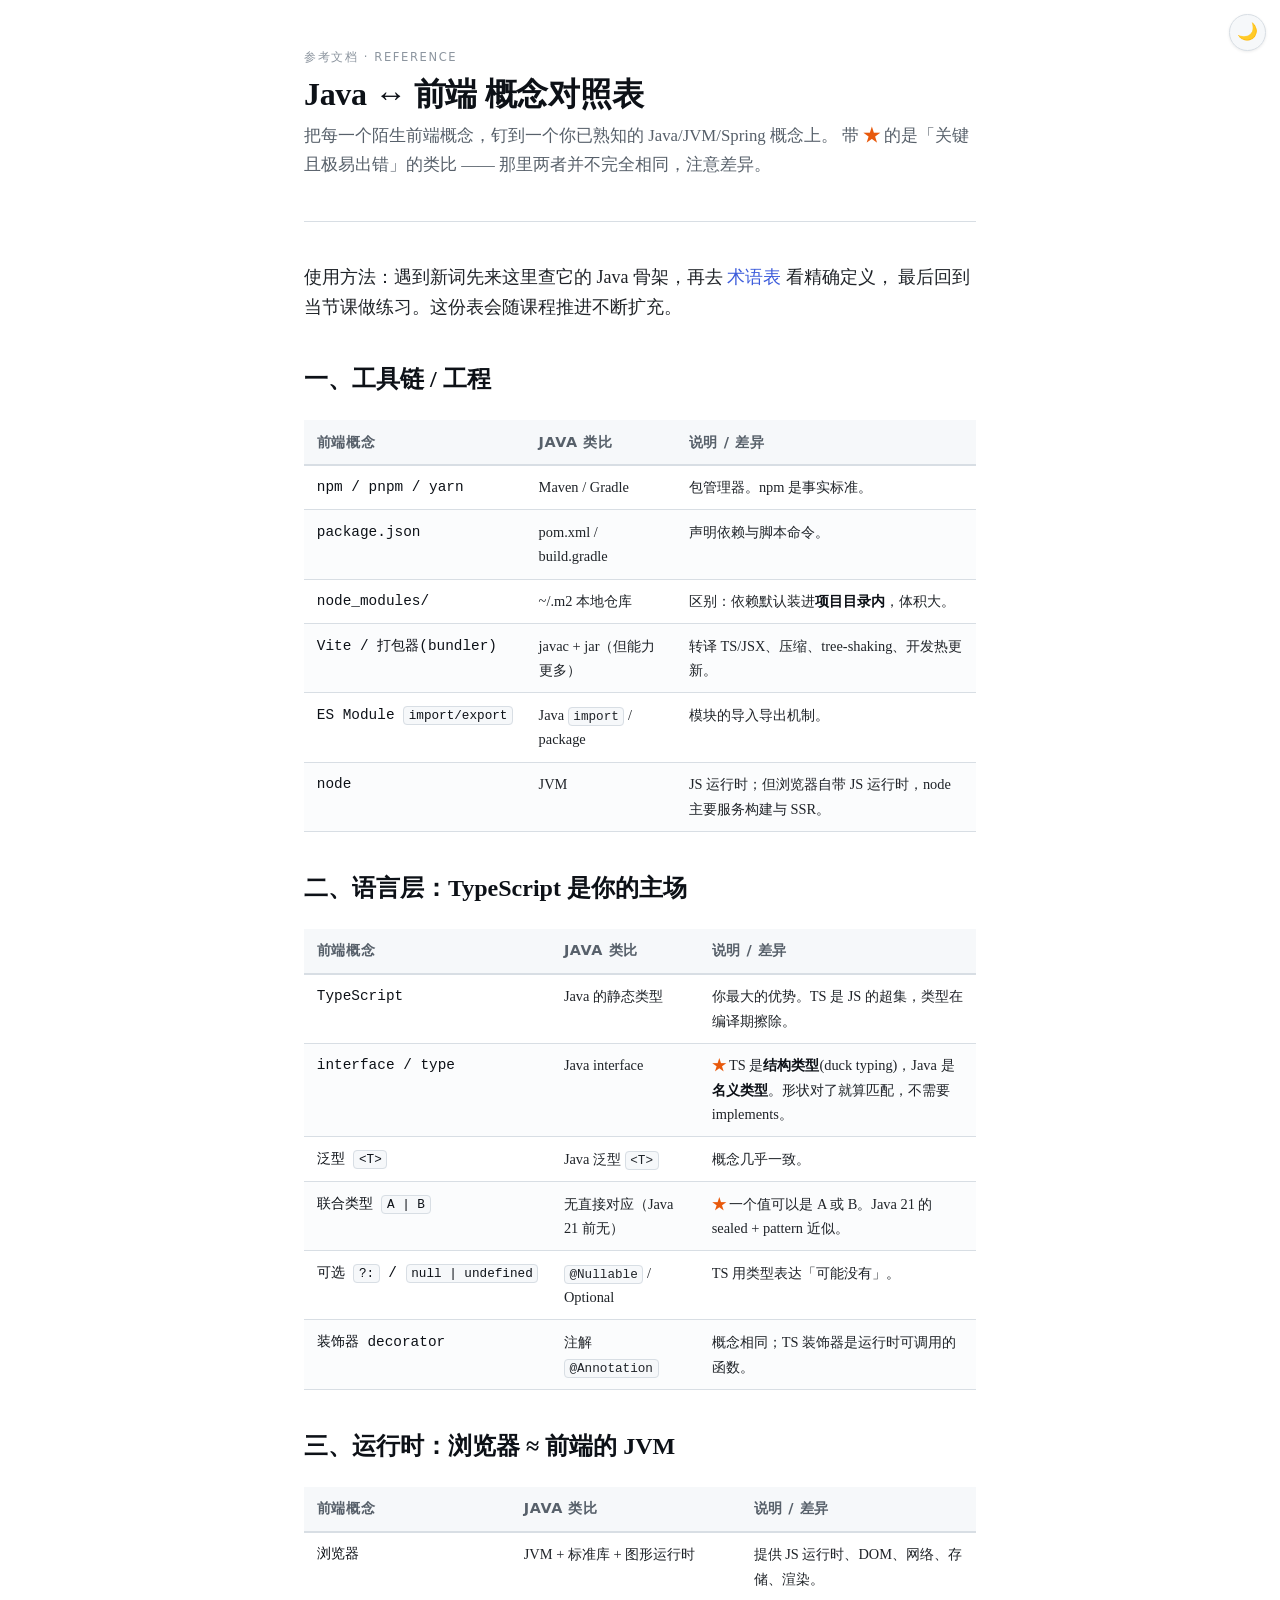
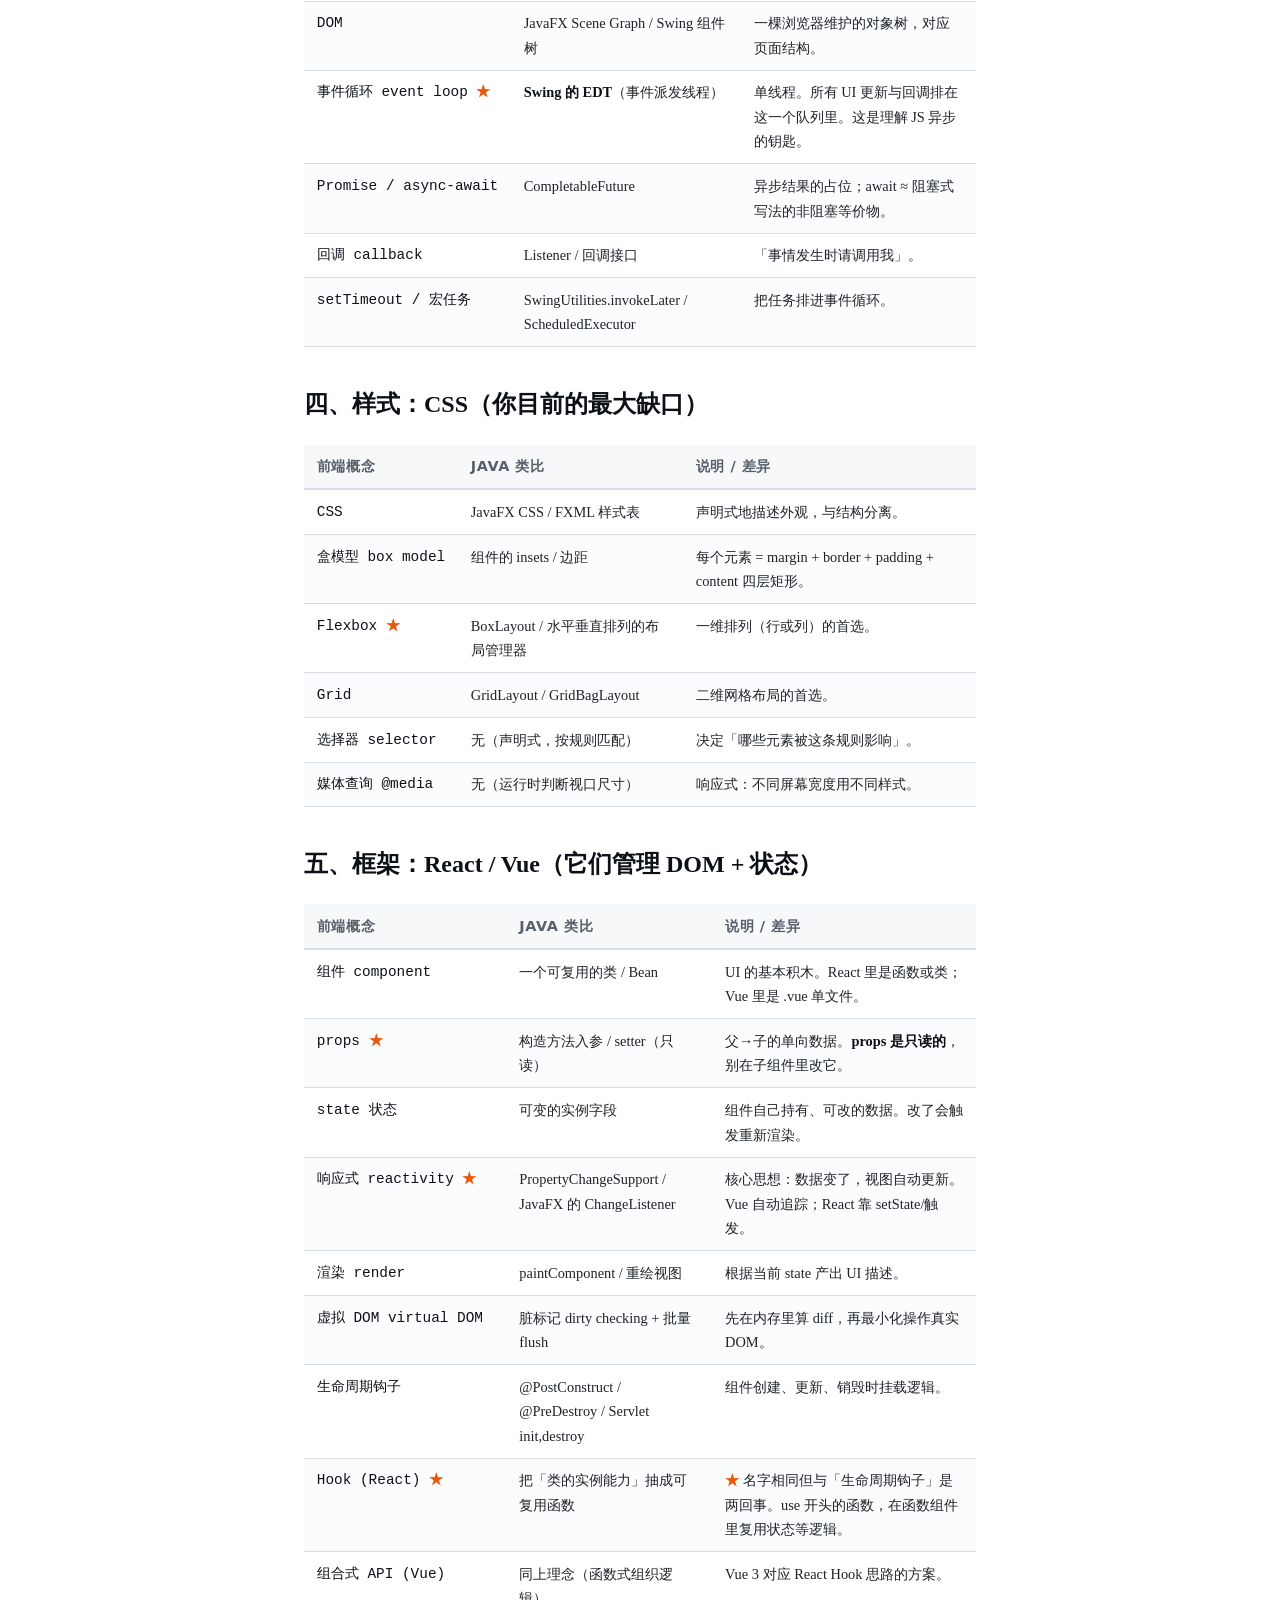
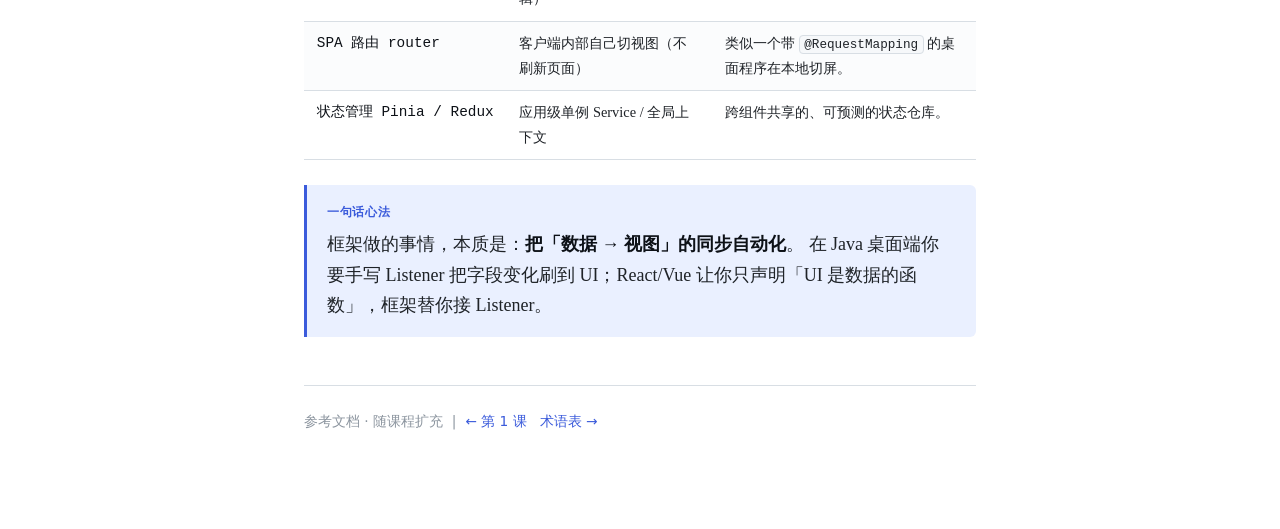
<file: reference/concept-map-java-frontend.html>
<!DOCTYPE html>
<html lang="zh-CN">
<head>
<meta charset="UTF-8">
<meta name="viewport" content="width=device-width, initial-scale=1">
<title>Java ↔ 前端 概念对照表 · 参考文档</title>
<link rel="stylesheet" href="../assets/style.css">
<link rel="icon" href="../assets/favicon.svg" type="image/svg+xml">
<script src="../assets/theme.js"></script>
<style>
  /* 参考文档专用：让对照表更紧凑可读 */
  table.map th, table.map td { font-size: 0.9rem; }
  table.map td:first-child { white-space: nowrap; font-family: var(--mono); color: var(--heading); }
  .star { color: var(--warn); font-weight: 700; }
</style>
</head>
<body>
<div class="wrap">
<header class="course-header">
  <p class="eyebrow">参考文档 · Reference</p>
  <h1>Java ↔ 前端 概念对照表</h1>
  <p class="subtitle">把每一个陌生前端概念，钉到一个你已熟知的 Java/JVM/Spring 概念上。
  带 <span class="star">★</span> 的是「关键且极易出错」的类比 —— 那里两者并不完全相同，注意差异。</p>
</header>

<p>使用方法：遇到新词先来这里查它的 Java 骨架，再去 <a href="glossary.html">术语表</a> 看精确定义，
最后回到当节课做练习。这份表会随课程推进不断扩充。</p>

<h2>一、工具链 / 工程</h2>
<table class="map">
<thead><tr><th>前端概念</th><th>Java 类比</th><th>说明 / 差异</th></tr></thead>
<tbody>
<tr><td>npm / pnpm / yarn</td><td>Maven / Gradle</td><td>包管理器。npm 是事实标准。</td></tr>
<tr><td>package.json</td><td>pom.xml / build.gradle</td><td>声明依赖与脚本命令。</td></tr>
<tr><td>node_modules/</td><td>~/.m2 本地仓库</td><td>区别：依赖默认装进<strong>项目目录内</strong>，体积大。</td></tr>
<tr><td>Vite / 打包器(bundler)</td><td>javac + jar（但能力更多）</td><td>转译 TS/JSX、压缩、tree-shaking、开发热更新。</td></tr>
<tr><td>ES Module <code>import/export</code></td><td>Java <code>import</code> / package</td><td>模块的导入导出机制。</td></tr>
<tr><td>node</td><td>JVM</td><td>JS 运行时；但浏览器自带 JS 运行时，node 主要服务构建与 SSR。</td></tr>
</tbody>
</table>

<h2>二、语言层：TypeScript 是你的主场</h2>
<table class="map">
<thead><tr><th>前端概念</th><th>Java 类比</th><th>说明 / 差异</th></tr></thead>
<tbody>
<tr><td>TypeScript</td><td>Java 的静态类型</td><td>你最大的优势。TS 是 JS 的超集，类型在编译期擦除。</td></tr>
<tr><td>interface / type</td><td>Java interface</td><td><span class="star">★</span> TS 是<strong>结构类型</strong>(duck typing)，Java 是<strong>名义类型</strong>。形状对了就算匹配，不需要 implements。</td></tr>
<tr><td>泛型 <code>&lt;T&gt;</code></td><td>Java 泛型 <code>&lt;T&gt;</code></td><td>概念几乎一致。</td></tr>
<tr><td>联合类型 <code>A | B</code></td><td>无直接对应（Java 21 前无）</td><td><span class="star">★</span> 一个值可以是 A 或 B。Java 21 的 sealed + pattern 近似。</td></tr>
<tr><td>可选 <code>?:</code> / <code>null | undefined</code></td><td><code>@Nullable</code> / Optional</td><td>TS 用类型表达「可能没有」。</td></tr>
<tr><td>装饰器 decorator</td><td>注解 <code>@Annotation</code></td><td>概念相同；TS 装饰器是运行时可调用的函数。</td></tr>
</tbody>
</table>

<h2>三、运行时：浏览器 ≈ 前端的 JVM</h2>
<table class="map">
<thead><tr><th>前端概念</th><th>Java 类比</th><th>说明 / 差异</th></tr></thead>
<tbody>
<tr><td>浏览器</td><td>JVM + 标准库 + 图形运行时</td><td>提供 JS 运行时、DOM、网络、存储、渲染。</td></tr>
<tr><td>DOM</td><td>JavaFX Scene Graph / Swing 组件树</td><td>一棵浏览器维护的对象树，对应页面结构。</td></tr>
<tr><td>事件循环 event loop <span class="star">★</span></td><td><strong>Swing 的 EDT</strong>（事件派发线程）</td><td>单线程。所有 UI 更新与回调排在这一个队列里。这是理解 JS 异步的钥匙。</td></tr>
<tr><td>Promise / async-await</td><td>CompletableFuture</td><td>异步结果的占位；await ≈ 阻塞式写法的非阻塞等价物。</td></tr>
<tr><td>回调 callback</td><td>Listener / 回调接口</td><td>「事情发生时请调用我」。</td></tr>
<tr><td>setTimeout / 宏任务</td><td>SwingUtilities.invokeLater / ScheduledExecutor</td><td>把任务排进事件循环。</td></tr>
</tbody>
</table>

<h2>四、样式：CSS（你目前的最大缺口）</h2>
<table class="map">
<thead><tr><th>前端概念</th><th>Java 类比</th><th>说明 / 差异</th></tr></thead>
<tbody>
<tr><td>CSS</td><td>JavaFX CSS / FXML 样式表</td><td>声明式地描述外观，与结构分离。</td></tr>
<tr><td>盒模型 box model</td><td>组件的 insets / 边距</td><td>每个元素 = margin + border + padding + content 四层矩形。</td></tr>
<tr><td>Flexbox <span class="star">★</span></td><td>BoxLayout / 水平垂直排列的布局管理器</td><td>一维排列（行或列）的首选。</td></tr>
<tr><td>Grid</td><td>GridLayout / GridBagLayout</td><td>二维网格布局的首选。</td></tr>
<tr><td>选择器 selector</td><td>无（声明式，按规则匹配）</td><td>决定「哪些元素被这条规则影响」。</td></tr>
<tr><td>媒体查询 @media</td><td>无（运行时判断视口尺寸）</td><td>响应式：不同屏幕宽度用不同样式。</td></tr>
</tbody>
</table>

<h2>五、框架：React / Vue（它们管理 DOM + 状态）</h2>
<table class="map">
<thead><tr><th>前端概念</th><th>Java 类比</th><th>说明 / 差异</th></tr></thead>
<tbody>
<tr><td>组件 component</td><td>一个可复用的类 / Bean</td><td>UI 的基本积木。React 里是函数或类；Vue 里是 .vue 单文件。</td></tr>
<tr><td>props <span class="star">★</span></td><td>构造方法入参 / setter（只读）</td><td>父→子的单向数据。<strong>props 是只读的</strong>，别在子组件里改它。</td></tr>
<tr><td>state 状态</td><td>可变的实例字段</td><td>组件自己持有、可改的数据。改了会触发重新渲染。</td></tr>
<tr><td>响应式 reactivity <span class="star">★</span></td><td>PropertyChangeSupport / JavaFX 的 ChangeListener</td><td>核心思想：数据变了，视图自动更新。Vue 自动追踪；React 靠 setState/触发。</td></tr>
<tr><td>渲染 render</td><td>paintComponent / 重绘视图</td><td>根据当前 state 产出 UI 描述。</td></tr>
<tr><td>虚拟 DOM virtual DOM</td><td>脏标记 dirty checking + 批量 flush</td><td>先在内存里算 diff，再最小化操作真实 DOM。</td></tr>
<tr><td>生命周期钩子</td><td>@PostConstruct / @PreDestroy / Servlet init,destroy</td><td>组件创建、更新、销毁时挂载逻辑。</td></tr>
<tr><td>Hook (React) <span class="star">★</span></td><td>把「类的实例能力」抽成可复用函数</td><td><span class="star">★</span> 名字相同但与「生命周期钩子」是两回事。use 开头的函数，在函数组件里复用状态等逻辑。</td></tr>
<tr><td>组合式 API (Vue)</td><td>同上理念（函数式组织逻辑）</td><td>Vue 3 对应 React Hook 思路的方案。</td></tr>
<tr><td>SPA 路由 router</td><td>客户端内部自己切视图（不刷新页面）</td><td>类似一个带 <code>@RequestMapping</code> 的桌面程序在本地切屏。</td></tr>
<tr><td>状态管理 Pinia / Redux</td><td>应用级单例 Service / 全局上下文</td><td>跨组件共享的、可预测的状态仓库。</td></tr>
</tbody>
</table>

<div class="callout">
  <p class="callout-title">一句话心法</p>
  <p>框架做的事情，本质是：<strong>把「数据 → 视图」的同步自动化</strong>。
  在 Java 桌面端你要手写 Listener 把字段变化刷到 UI；React/Vue 让你只声明「UI 是数据的函数」，框架替你接 Listener。</p>
</div>

<footer class="lesson-foot">
  参考文档 · 随课程扩充 &nbsp;|&nbsp;
  <a href="../lessons/0001-前端世界地图-从java眼睛看.html">← 第 1 课</a> &nbsp;
  <a href="glossary.html">术语表 →</a>
</footer>
</div>
</body>
</html>
</file>
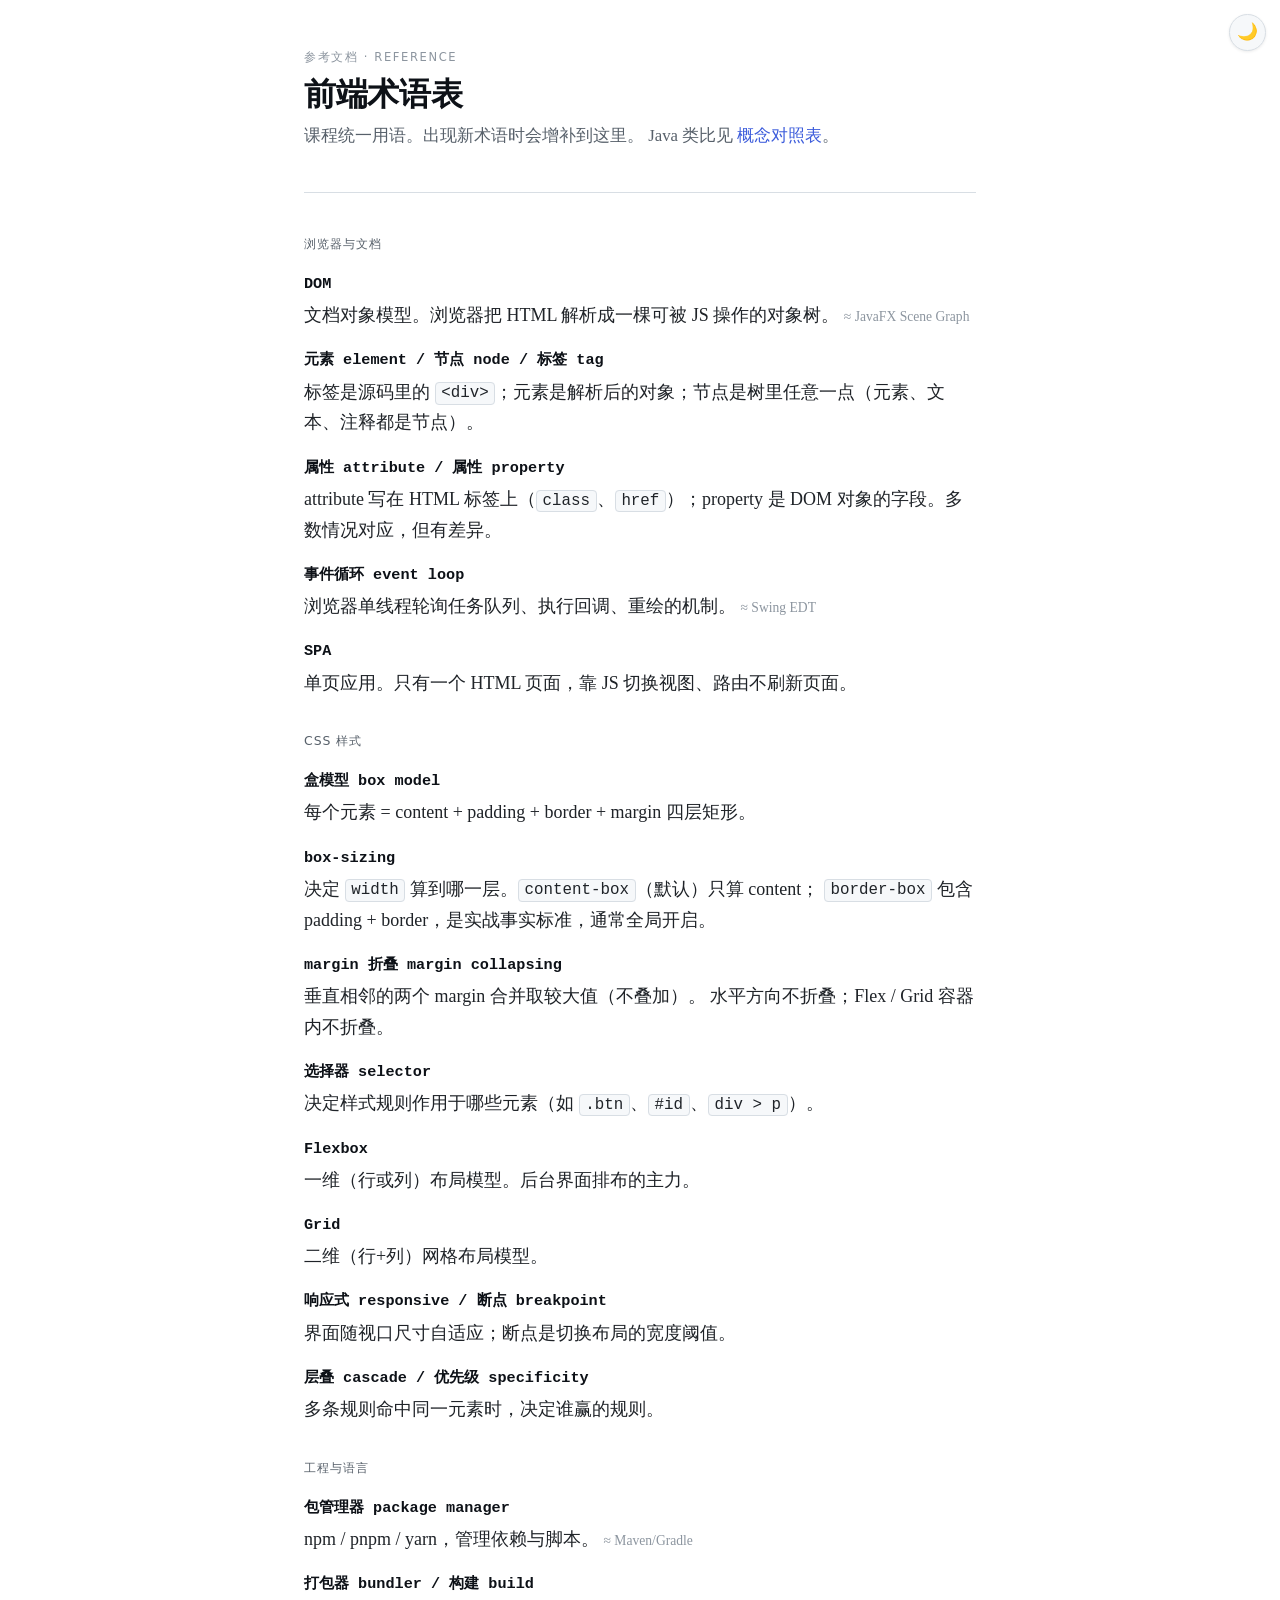
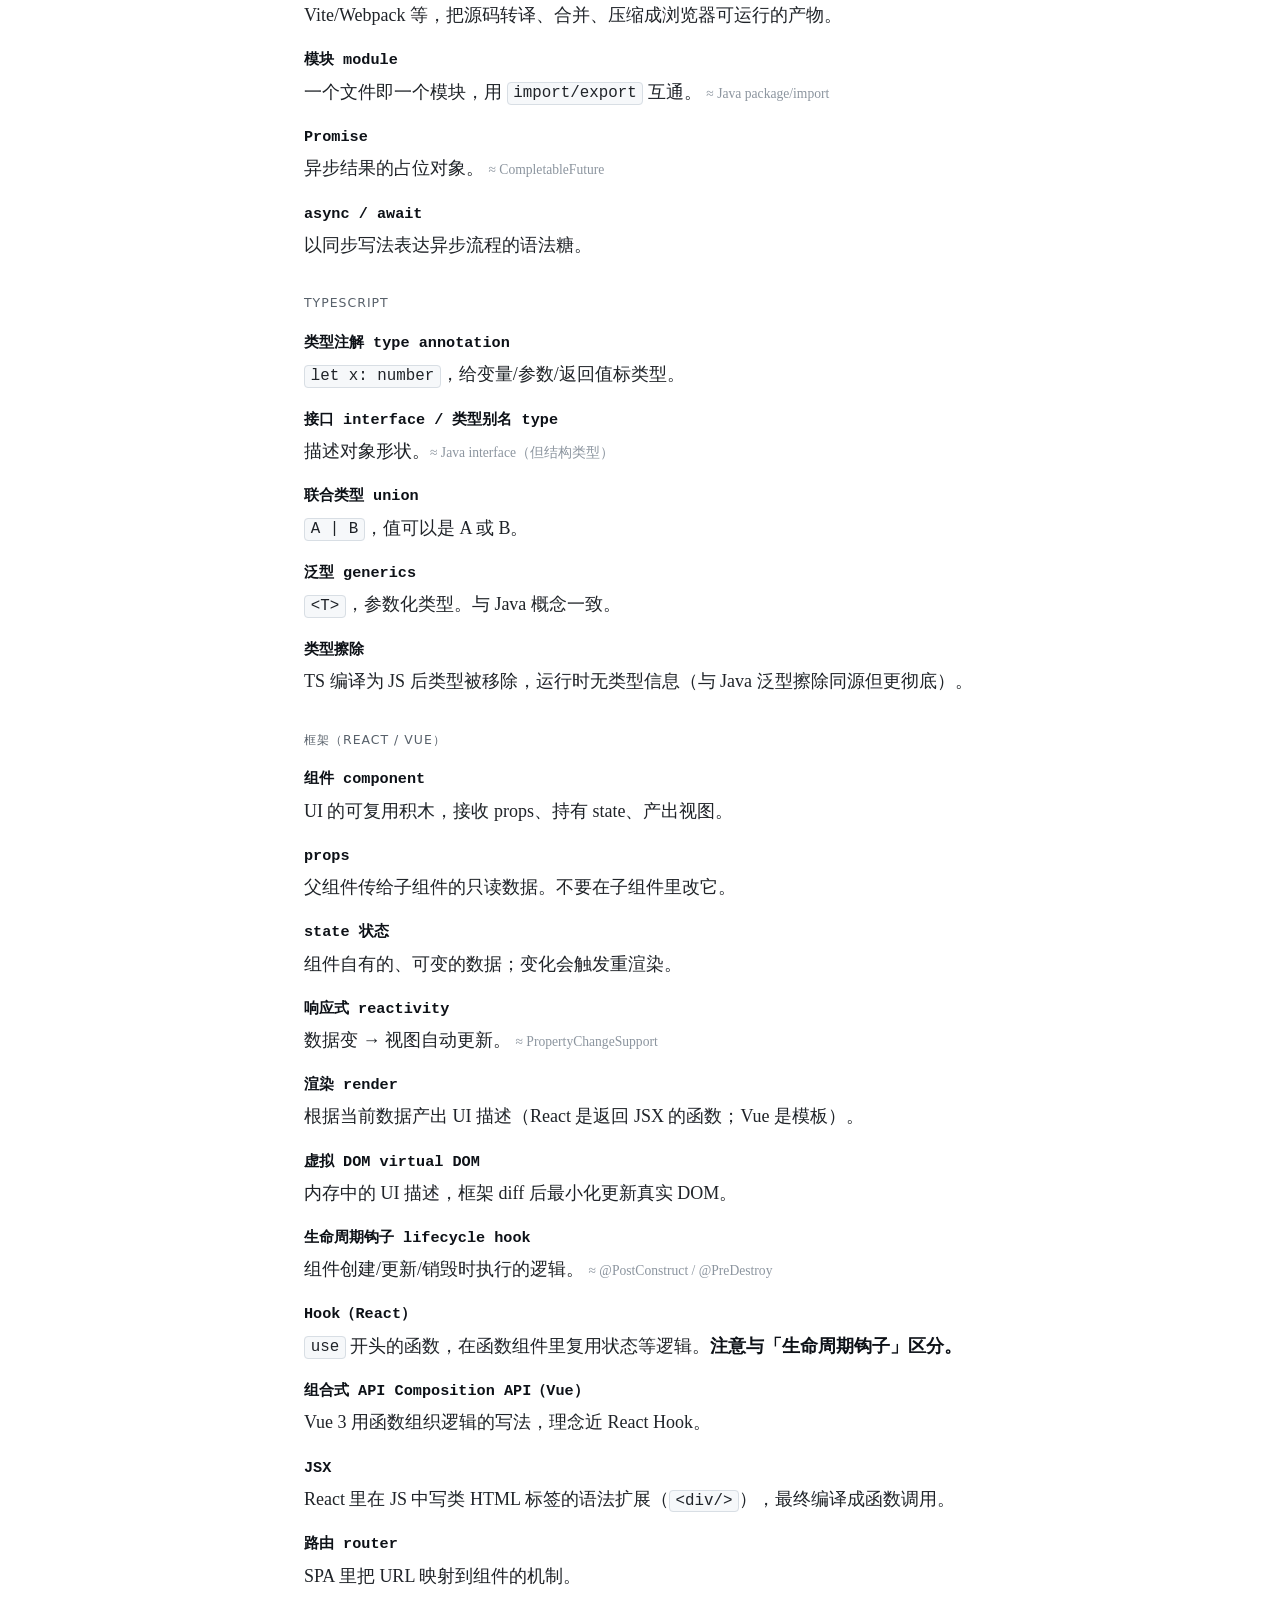
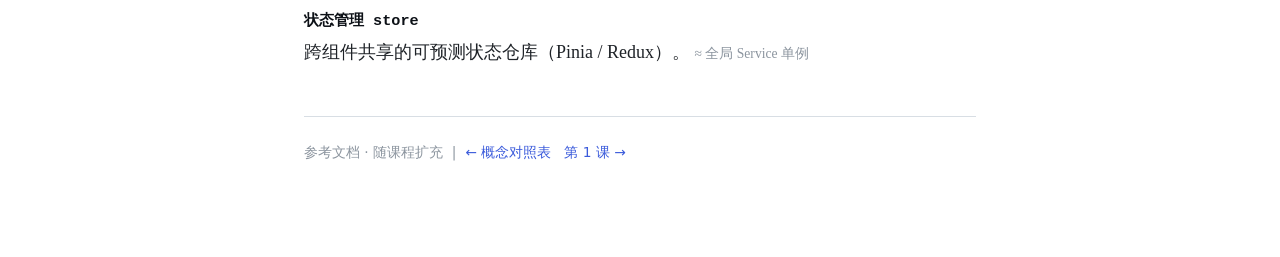
<file: reference/glossary.html>
<!DOCTYPE html>
<html lang="zh-CN">
<head>
<meta charset="UTF-8">
<meta name="viewport" content="width=device-width, initial-scale=1">
<title>前端术语表 · Glossary</title>
<link rel="stylesheet" href="../assets/style.css">
<link rel="icon" href="../assets/favicon.svg" type="image/svg+xml">
<script src="../assets/theme.js"></script>
<style>
  dl.gloss { margin: 0; }
  dl.gloss dt {
    font-family: var(--mono);
    font-weight: 700;
    color: var(--heading);
    margin-top: 1.1rem;
    font-size: 0.95rem;
  }
  dl.gloss dd { margin: 0.15rem 0 0 0; color: var(--fg); }
  dl.gloss dd .alias { color: var(--fg-faint); font-size: 0.85rem; }
  .group-h { font-family: var(--sans); font-size: 0.78rem; letter-spacing: 0.08em;
             text-transform: uppercase; color: var(--fg-muted); margin: 2rem 0 0.4rem; }
</style>
</head>
<body>
<div class="wrap">
<header class="course-header">
  <p class="eyebrow">参考文档 · Reference</p>
  <h1>前端术语表</h1>
  <p class="subtitle">课程统一用语。出现新术语时会增补到这里。
  Java 类比见 <a href="concept-map-java-frontend.html">概念对照表</a>。</p>
</header>

<p class="group-h">浏览器与文档</p>
<dl class="gloss">
  <dt>DOM</dt><dd>文档对象模型。浏览器把 HTML 解析成一棵可被 JS 操作的对象树。
    <span class="alias">≈ JavaFX Scene Graph</span></dd>
  <dt>元素 element / 节点 node / 标签 tag</dt>
  <dd>标签是源码里的 <code>&lt;div&gt;</code>；元素是解析后的对象；节点是树里任意一点（元素、文本、注释都是节点）。</dd>
  <dt>属性 attribute / 属性 property</dt>
  <dd>attribute 写在 HTML 标签上（<code>class</code>、<code>href</code>）；property 是 DOM 对象的字段。多数情况对应，但有差异。</dd>
  <dt>事件循环 event loop</dt><dd>浏览器单线程轮询任务队列、执行回调、重绘的机制。
    <span class="alias">≈ Swing EDT</span></dd>
  <dt>SPA</dt><dd>单页应用。只有一个 HTML 页面，靠 JS 切换视图、路由不刷新页面。</dd>
</dl>

<p class="group-h">CSS 样式</p>
<dl class="gloss">
  <dt>盒模型 box model</dt><dd>每个元素 = content + padding + border + margin 四层矩形。</dd>
  <dt>box-sizing</dt><dd>决定 <code>width</code> 算到哪一层。<code>content-box</code>（默认）只算 content；
    <code>border-box</code> 包含 padding + border，是实战事实标准，通常全局开启。</dd>
  <dt>margin 折叠 margin collapsing</dt><dd>垂直相邻的两个 margin 合并取较大值（不叠加）。
    水平方向不折叠；Flex / Grid 容器内不折叠。</dd>
  <dt>选择器 selector</dt><dd>决定样式规则作用于哪些元素（如 <code>.btn</code>、<code>#id</code>、<code>div &gt; p</code>）。</dd>
  <dt>Flexbox</dt><dd>一维（行或列）布局模型。后台界面排布的主力。</dd>
  <dt>Grid</dt><dd>二维（行+列）网格布局模型。</dd>
  <dt>响应式 responsive / 断点 breakpoint</dt><dd>界面随视口尺寸自适应；断点是切换布局的宽度阈值。</dd>
  <dt>层叠 cascade / 优先级 specificity</dt><dd>多条规则命中同一元素时，决定谁赢的规则。</dd>
</dl>

<p class="group-h">工程与语言</p>
<dl class="gloss">
  <dt>包管理器 package manager</dt><dd>npm / pnpm / yarn，管理依赖与脚本。
    <span class="alias">≈ Maven/Gradle</span></dd>
  <dt>打包器 bundler / 构建 build</dt><dd>Vite/Webpack 等，把源码转译、合并、压缩成浏览器可运行的产物。</dd>
  <dt>模块 module</dt><dd>一个文件即一个模块，用 <code>import/export</code> 互通。
    <span class="alias">≈ Java package/import</span></dd>
  <dt>Promise</dt><dd>异步结果的占位对象。
    <span class="alias">≈ CompletableFuture</span></dd>
  <dt>async / await</dt><dd>以同步写法表达异步流程的语法糖。</dd>
</dl>

<p class="group-h">TypeScript</p>
<dl class="gloss">
  <dt>类型注解 type annotation</dt><dd><code>let x: number</code>，给变量/参数/返回值标类型。</dd>
  <dt>接口 interface / 类型别名 type</dt><dd>描述对象形状。<span class="alias">≈ Java interface（但结构类型）</span></dd>
  <dt>联合类型 union</dt><dd><code>A | B</code>，值可以是 A 或 B。</dd>
  <dt>泛型 generics</dt><dd><code>&lt;T&gt;</code>，参数化类型。与 Java 概念一致。</dd>
  <dt>类型擦除</dt><dd>TS 编译为 JS 后类型被移除，运行时无类型信息（与 Java 泛型擦除同源但更彻底）。</dd>
</dl>

<p class="group-h">框架（React / Vue）</p>
<dl class="gloss">
  <dt>组件 component</dt><dd>UI 的可复用积木，接收 props、持有 state、产出视图。</dd>
  <dt>props</dt><dd>父组件传给子组件的只读数据。不要在子组件里改它。</dd>
  <dt>state 状态</dt><dd>组件自有的、可变的数据；变化会触发重渲染。</dd>
  <dt>响应式 reactivity</dt><dd>数据变 → 视图自动更新。
    <span class="alias">≈ PropertyChangeSupport</span></dd>
  <dt>渲染 render</dt><dd>根据当前数据产出 UI 描述（React 是返回 JSX 的函数；Vue 是模板）。</dd>
  <dt>虚拟 DOM virtual DOM</dt><dd>内存中的 UI 描述，框架 diff 后最小化更新真实 DOM。</dd>
  <dt>生命周期钩子 lifecycle hook</dt><dd>组件创建/更新/销毁时执行的逻辑。
    <span class="alias">≈ @PostConstruct / @PreDestroy</span></dd>
  <dt>Hook（React）</dt><dd><code>use</code> 开头的函数，在函数组件里复用状态等逻辑。<strong>注意与「生命周期钩子」区分。</strong></dd>
  <dt>组合式 API Composition API（Vue）</dt><dd>Vue 3 用函数组织逻辑的写法，理念近 React Hook。</dd>
  <dt>JSX</dt><dd>React 里在 JS 中写类 HTML 标签的语法扩展（<code>&lt;div/&gt;</code>），最终编译成函数调用。</dd>
  <dt>路由 router</dt><dd>SPA 里把 URL 映射到组件的机制。</dd>
  <dt>状态管理 store</dt><dd>跨组件共享的可预测状态仓库（Pinia / Redux）。
    <span class="alias">≈ 全局 Service 单例</span></dd>
</dl>

<footer class="lesson-foot">
  参考文档 · 随课程扩充 &nbsp;|&nbsp;
  <a href="concept-map-java-frontend.html">← 概念对照表</a> &nbsp;
  <a href="../lessons/0001-前端世界地图-从java眼睛看.html">第 1 课 →</a>
</footer>
</div>
</body>
</html>
</file>
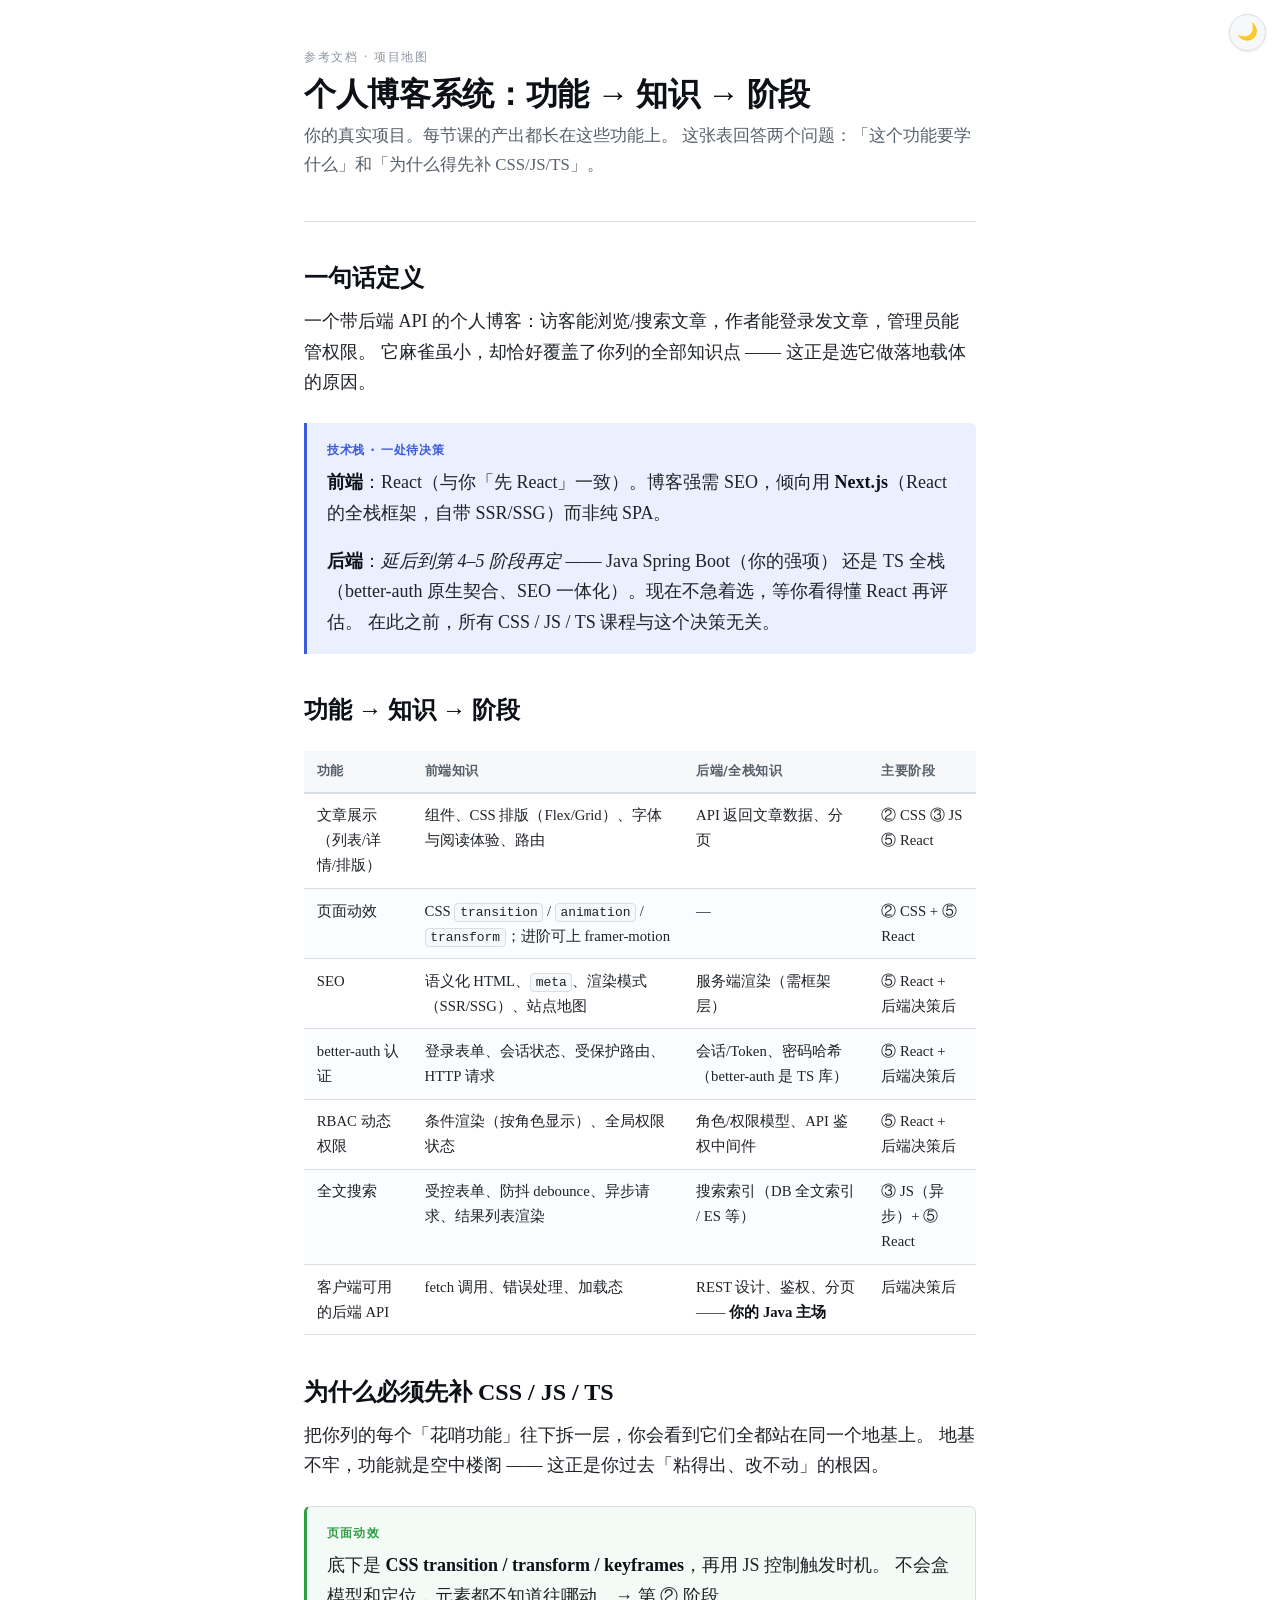
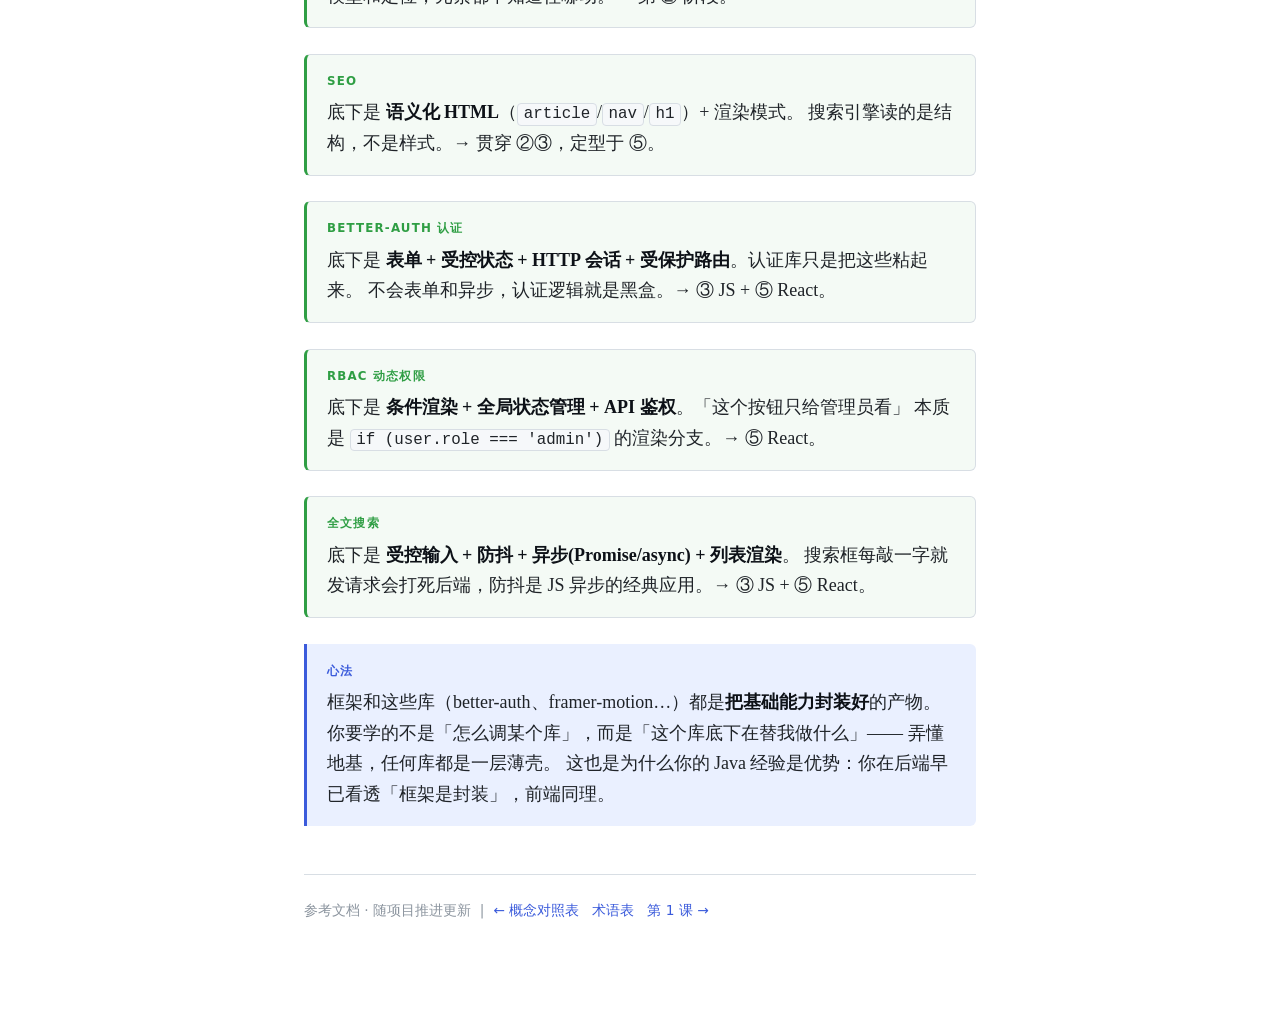
<file: reference/project-blog-map.html>
<!DOCTYPE html>
<html lang="zh-CN">
<head>
<meta charset="UTF-8">
<meta name="viewport" content="width=device-width, initial-scale=1">
<title>项目地图：个人博客系统 · 参考文档</title>
<link rel="stylesheet" href="../assets/style.css">
<link rel="icon" href="../assets/favicon.svg" type="image/svg+xml">
<script src="../assets/theme.js"></script>
</head>
<body>
<div class="wrap">
<header class="course-header">
  <p class="eyebrow">参考文档 · 项目地图</p>
  <h1>个人博客系统：功能 → 知识 → 阶段</h1>
  <p class="subtitle">你的真实项目。每节课的产出都长在这些功能上。
  这张表回答两个问题：「这个功能要学什么」和「为什么得先补 CSS/JS/TS」。</p>
</header>

<h2>一句话定义</h2>
<p>一个带后端 API 的个人博客：访客能浏览/搜索文章，作者能登录发文章，管理员能管权限。
它麻雀虽小，却恰好覆盖了你列的全部知识点 —— 这正是选它做落地载体的原因。</p>

<div class="callout">
  <p class="callout-title">技术栈 · 一处待决策</p>
  <p><strong>前端</strong>：React（与你「先 React」一致）。博客强需 SEO，倾向用
  <strong>Next.js</strong>（React 的全栈框架，自带 SSR/SSG）而非纯 SPA。</p>
  <p><strong>后端</strong>：<em>延后到第 4–5 阶段再定</em> —— Java Spring Boot（你的强项）
  还是 TS 全栈（better-auth 原生契合、SEO 一体化）。现在不急着选，等你看得懂 React 再评估。
  在此之前，所有 CSS / JS / TS 课程与这个决策无关。</p>
</div>

<h2>功能 → 知识 → 阶段</h2>
<table>
<thead><tr><th>功能</th><th>前端知识</th><th>后端/全栈知识</th><th>主要阶段</th></tr></thead>
<tbody>
<tr>
  <td>文章展示<br>（列表/详情/排版）</td>
  <td>组件、CSS 排版（Flex/Grid）、字体与阅读体验、路由</td>
  <td>API 返回文章数据、分页</td>
  <td>② CSS ③ JS ⑤ React</td>
</tr>
<tr>
  <td>页面动效</td>
  <td>CSS <code>transition</code> / <code>animation</code> / <code>transform</code>；进阶可上 framer-motion</td>
  <td>—</td>
  <td>② CSS + ⑤ React</td>
</tr>
<tr>
  <td>SEO</td>
  <td>语义化 HTML、<code>meta</code>、渲染模式（SSR/SSG）、站点地图</td>
  <td>服务端渲染（需框架层）</td>
  <td>⑤ React + 后端决策后</td>
</tr>
<tr>
  <td>better-auth 认证</td>
  <td>登录表单、会话状态、受保护路由、HTTP 请求</td>
  <td>会话/Token、密码哈希（better-auth 是 TS 库）</td>
  <td>⑤ React + 后端决策后</td>
</tr>
<tr>
  <td>RBAC 动态权限</td>
  <td>条件渲染（按角色显示）、全局权限状态</td>
  <td>角色/权限模型、API 鉴权中间件</td>
  <td>⑤ React + 后端决策后</td>
</tr>
<tr>
  <td>全文搜索</td>
  <td>受控表单、防抖 debounce、异步请求、结果列表渲染</td>
  <td>搜索索引（DB 全文索引 / ES 等）</td>
  <td>③ JS（异步）+ ⑤ React</td>
</tr>
<tr>
  <td>客户端可用的后端 API</td>
  <td>fetch 调用、错误处理、加载态</td>
  <td>REST 设计、鉴权、分页 —— <strong>你的 Java 主场</strong></td>
  <td>后端决策后</td>
</tr>
</tbody>
</table>

<h2>为什么必须先补 CSS / JS / TS</h2>
<p>把你列的每个「花哨功能」往下拆一层，你会看到它们全都站在同一个地基上。
地基不牢，功能就是空中楼阁 —— 这正是你过去「粘得出、改不动」的根因。</p>

<div class="analogy">
  <div class="a-label">页面动效</div>
  <p>底下是 <strong>CSS transition / transform / keyframes</strong>，再用 JS 控制触发时机。
  不会盒模型和定位，元素都不知道往哪动。→ 第 ② 阶段。</p>
</div>
<div class="analogy">
  <div class="a-label">SEO</div>
  <p>底下是 <strong>语义化 HTML</strong>（<code>article</code>/<code>nav</code>/<code>h1</code>）+ 渲染模式。
  搜索引擎读的是结构，不是样式。→ 贯穿 ②③，定型于 ⑤。</p>
</div>
<div class="analogy">
  <div class="a-label">better-auth 认证</div>
  <p>底下是 <strong>表单 + 受控状态 + HTTP 会话 + 受保护路由</strong>。认证库只是把这些粘起来。
  不会表单和异步，认证逻辑就是黑盒。→ ③ JS + ⑤ React。</p>
</div>
<div class="analogy">
  <div class="a-label">RBAC 动态权限</div>
  <p>底下是 <strong>条件渲染 + 全局状态管理 + API 鉴权</strong>。「这个按钮只给管理员看」
  本质是 <code>if (user.role === 'admin')</code> 的渲染分支。→ ⑤ React。</p>
</div>
<div class="analogy">
  <div class="a-label">全文搜索</div>
  <p>底下是 <strong>受控输入 + 防抖 + 异步(Promise/async) + 列表渲染</strong>。
  搜索框每敲一字就发请求会打死后端，防抖是 JS 异步的经典应用。→ ③ JS + ⑤ React。</p>
</div>

<div class="callout">
  <p class="callout-title">心法</p>
  <p>框架和这些库（better-auth、framer-motion…）都是<strong>把基础能力封装好</strong>的产物。
  你要学的不是「怎么调某个库」，而是「这个库底下在替我做什么」—— 弄懂地基，任何库都是一层薄壳。
  这也是为什么你的 Java 经验是优势：你在后端早已看透「框架是封装」，前端同理。</p>
</div>

<footer class="lesson-foot">
  参考文档 · 随项目推进更新 &nbsp;|&nbsp;
  <a href="concept-map-java-frontend.html">← 概念对照表</a> &nbsp;
  <a href="glossary.html">术语表</a> &nbsp;
  <a href="../lessons/0001-前端世界地图-从java眼睛看.html">第 1 课 →</a>
</footer>
</div>
</body>
</html>
</file>
<file: assets/style.css>
/* ==========================================================================
   前端学习课程 · 共享样式表
   设计取向: Tufte 式排版 — 衬线正文、克制配色、大量留白、打印友好。
   主题：通过 <html data-theme="light|dark"> 切换；assets/theme.js 负责应用与持久化。
   每节课 / 每份参考文档都在 <head> 里引用本文件 + theme.js。
   ========================================================================== */

:root {
  --fg: #1f2328;
  --fg-muted: #57606a;
  --fg-faint: #8c959f;
  --heading: #0d1117;
  --bg: #ffffff;
  --bg-soft: #f6f8fa;
  --bg-code: #f6f8fa;
  --bg-stripe: #fbfcfd;
  --rule: #d8dee4;
  --accent: #3b5bdb;
  --accent-soft: #eaf0ff;
  --accent-border: #c7d8ff;
  --correct: #2f9e44;
  --correct-soft: #e9f7ee;
  --wrong: #e03131;
  --wrong-soft: #fdeaea;
  --warn: #e8590c;
  --warn-soft: #fff4e6;
  --ana: #2f9e44;
  --ana-bg: #f4faf5;
  --shadow: rgba(0, 0, 0, 0.08);
  --maxw: 720px;
  --serif: "Charter", "Source Han Serif SC", "Noto Serif CJK SC",
           "Songti SC", Georgia, "Times New Roman", serif;
  --sans: -apple-system, BlinkMacSystemFont, "Segoe UI", "PingFang SC",
          "Hiragino Sans GB", "Microsoft YaHei", system-ui, sans-serif;
  --mono: ui-monospace, "SF Mono", "JetBrains Mono", "Fira Code",
          Menlo, Consolas, monospace;
}

/* ---------- 暗黑主题 ---------- */
[data-theme="dark"] {
  --fg: #e6edf3;
  --fg-muted: #9198a1;
  --fg-faint: #6e7681;
  --heading: #e6edf3;
  --bg: #0d1117;
  --bg-soft: #151a22;
  --bg-code: #151a22;
  --bg-stripe: rgba(255, 255, 255, 0.025);
  --rule: #30363d;
  --accent: #8b9eff;
  --accent-soft: rgba(139, 158, 255, 0.16);
  --accent-border: rgba(139, 158, 255, 0.35);
  --correct: #46c26b;
  --correct-soft: rgba(70, 194, 107, 0.16);
  --wrong: #ff7b72;
  --wrong-soft: rgba(255, 123, 114, 0.16);
  --warn: #e3b341;
  --warn-soft: rgba(227, 179, 65, 0.16);
  --ana: #46c26b;
  --ana-bg: rgba(70, 194, 107, 0.12);
  --shadow: rgba(0, 0, 0, 0.4);
}

/* ---------- 重置 ---------- */
*, *::before, *::after { box-sizing: border-box; }
html { -webkit-text-size-adjust: 100%; }
body {
  margin: 0;
  font-family: var(--serif);
  font-size: 18px;
  line-height: 1.7;
  color: var(--fg);
  background: var(--bg);
  text-rendering: optimizeLegibility;
  -webkit-font-smoothing: antialiased;
  transition: background .2s ease, color .2s ease;
}

/* ---------- 版面骨架 ---------- */
.wrap {
  max-width: var(--maxw);
  margin: 0 auto;
  padding: 3rem 1.5rem 6rem;
}
header.course-header {
  border-bottom: 1px solid var(--rule);
  padding-bottom: 1.5rem;
  margin-bottom: 2.5rem;
}
.eyebrow {
  font-family: var(--sans);
  font-size: 0.72rem;
  letter-spacing: 0.14em;
  text-transform: uppercase;
  color: var(--fg-faint);
  margin: 0 0 0.4rem;
}
h1, h2, h3, h4 {
  font-family: var(--serif);
  line-height: 1.25;
  font-weight: 700;
  color: var(--heading);
}
h1 { font-size: 2rem; margin: 0 0 0.5rem; letter-spacing: -0.01em; }
h2 { font-size: 1.5rem; margin: 2.6rem 0 0.8rem; }
h3 { font-size: 1.2rem; margin: 2rem 0 0.6rem; }
h4 { font-size: 1.02rem; margin: 1.6rem 0 0.5rem; }
p { margin: 0 0 1.1rem; }
.lead { font-size: 1.12rem; color: var(--fg-muted); }
.subtitle { color: var(--fg-muted); font-size: 1.05rem; margin-top: 0; }

a { color: var(--accent); text-decoration: none; border-bottom: 1px solid transparent; transition: border-color .15s; }
a:hover { border-bottom-color: var(--accent); }

/* ---------- 强调 / 内联 ---------- */
strong { color: var(--heading); }
em { font-style: italic; }
code, kbd {
  font-family: var(--mono);
  font-size: 0.88em;
  background: var(--bg-code);
  border: 1px solid var(--rule);
  border-radius: 4px;
  padding: 0.08em 0.36em;
}
.term { font-weight: 600; }

/* ---------- 代码块 ---------- */
pre {
  background: var(--bg-code);
  border: 1px solid var(--rule);
  border-radius: 8px;
  padding: 1rem 1.2rem;
  overflow-x: auto;
  font-size: 0.85rem;
  line-height: 1.6;
}
pre code { background: none; border: none; padding: 0; font-size: inherit; }

/* ---------- 引用 / 提示框 ---------- */
blockquote {
  margin: 1.4rem 0;
  padding: 0.4rem 1.2rem;
  border-left: 3px solid var(--rule);
  color: var(--fg-muted);
  font-style: italic;
}
.callout {
  margin: 1.6rem 0;
  padding: 1rem 1.25rem;
  border-left: 3px solid var(--accent);
  background: var(--accent-soft);
  border-radius: 0 6px 6px 0;
}
.callout > :first-child { margin-top: 0; }
.callout > :last-child { margin-bottom: 0; }
.callout.warn { border-left-color: var(--warn); background: var(--warn-soft); }
.callout .callout-title {
  font-family: var(--sans);
  font-size: 0.78rem;
  font-weight: 700;
  letter-spacing: 0.06em;
  text-transform: uppercase;
  color: var(--warn);
  margin-bottom: 0.4rem;
}
.callout:not(.warn) .callout-title { color: var(--accent); }

/* 类比框: 本课程标志性元素 — 用 Java 类比讲前端 */
.analogy {
  margin: 1.6rem 0;
  padding: 1rem 1.25rem;
  border: 1px solid var(--rule);
  border-left: 3px solid var(--ana);
  background: var(--ana-bg);
  border-radius: 6px;
}
.analogy .a-label {
  font-family: var(--sans);
  font-size: 0.74rem;
  font-weight: 700;
  letter-spacing: 0.1em;
  text-transform: uppercase;
  color: var(--ana);
  margin-bottom: 0.4rem;
}
.analogy > :last-child { margin-bottom: 0; }

/* ---------- 列表 ---------- */
ul, ol { padding-left: 1.4rem; }
li { margin: 0.35rem 0; }
li > p { margin: 0.3rem 0; }

/* ---------- 表格 ---------- */
table {
  width: 100%;
  border-collapse: collapse;
  margin: 1.6rem 0;
  font-size: 0.92rem;
}
th, td {
  text-align: left;
  vertical-align: top;
  padding: 0.6rem 0.8rem;
  border-bottom: 1px solid var(--rule);
}
thead th {
  font-family: var(--sans);
  font-size: 0.8rem;
  letter-spacing: 0.04em;
  text-transform: uppercase;
  color: var(--fg-muted);
  border-bottom: 2px solid var(--rule);
  background: var(--bg-soft);
}
tbody tr:nth-child(even) { background: var(--bg-stripe); }
table code { white-space: nowrap; }

/* ---------- 水平线 ---------- */
hr { border: none; border-top: 1px solid var(--rule); margin: 2.5rem 0; }

/* ---------- 路线图 / 步骤 ---------- */
.roadmap { list-style: none; padding-left: 0; counter-reset: step; }
.roadmap li {
  position: relative;
  padding: 0.4rem 0 0.4rem 2.6rem;
  counter-increment: step;
}
.roadmap li::before {
  content: counter(step);
  position: absolute;
  left: 0; top: 0.35rem;
  width: 1.7rem; height: 1.7rem;
  display: grid; place-items: center;
  font-family: var(--sans);
  font-size: 0.82rem; font-weight: 700;
  color: var(--accent);
  border: 1.5px solid var(--accent);
  border-radius: 50%;
}
.roadmap li.done::before { background: var(--accent); color: #fff; }
.roadmap li.current { font-weight: 700; }

/* ---------- 自检测验 ---------- */
.quiz { margin: 2rem 0; }
.quiz-q { margin: 1.8rem 0 0.5rem; font-weight: 600; }
.quiz-q .qnum { font-family: var(--sans); color: var(--fg-faint); font-weight: 400; font-size: 0.85rem; }
.options { list-style: none; padding: 0; margin: 0.5rem 0; }
.options li {
  margin: 0.4rem 0;
  padding: 0.6rem 0.9rem;
  border: 1px solid var(--rule);
  border-radius: 6px;
  cursor: pointer;
  transition: background .12s, border-color .12s;
  font-family: var(--sans);
  font-size: 0.95rem;
}
.options li:hover { background: var(--bg-soft); }
.options li.correct { background: var(--correct-soft); border-color: var(--correct); color: var(--correct); }
.options li.wrong { background: var(--wrong-soft); border-color: var(--wrong); color: var(--wrong); }
.explain {
  margin: 0.6rem 0 0;
  padding: 0.7rem 0.95rem;
  border-left: 3px solid var(--accent);
  background: var(--accent-soft);
  border-radius: 0 6px 6px 0;
  font-size: 0.92rem;
  display: none;
}
.explain.show { display: block; }
.score {
  margin-top: 1.4rem;
  font-family: var(--sans);
  font-size: 0.95rem;
  color: var(--fg-muted);
}

/* ---------- 页脚 ---------- */
footer.lesson-foot {
  margin-top: 3rem;
  padding-top: 1.5rem;
  border-top: 1px solid var(--rule);
  font-family: var(--sans);
  font-size: 0.86rem;
  color: var(--fg-faint);
}
.nav-rows { display: flex; justify-content: space-between; gap: 1rem; flex-wrap: wrap; }

/* ---------- 主题切换按钮（由 assets/theme.js 注入） ---------- */
.theme-toggle {
  position: fixed;
  top: 0.9rem; right: 0.9rem;
  z-index: 100;
  width: 2.3rem; height: 2.3rem;
  border-radius: 50%;
  border: 1px solid var(--rule);
  background: var(--bg-soft);
  color: var(--fg-muted);
  cursor: pointer;
  font-size: 1.05rem; line-height: 1;
  display: grid; place-items: center;
  box-shadow: 0 1px 3px var(--shadow);
  transition: background .15s, color .15s, border-color .15s, transform .1s;
}
.theme-toggle:hover { color: var(--accent); border-color: var(--accent); transform: scale(1.05); }
.theme-toggle:active { transform: scale(0.96); }
.theme-toggle .icon { display: none; line-height: 1; }
[data-theme="light"] .theme-toggle .icon-moon { display: inline; }
[data-theme="dark"]  .theme-toggle .icon-sun  { display: inline; }

/* ---------- 打印 ---------- */
@media print {
  body { font-size: 11pt; color: #000; background: #fff; }
  .wrap { max-width: none; padding: 0; }
  a { color: #000; border-bottom: none; }
  .theme-toggle { display: none; }
  pre, blockquote, .callout, .analogy { border-color: #999; background: #fff !important; }
  .options li { border-color: #ccc; }
  footer.lesson-foot { border-color: #999; }
}
</file>
